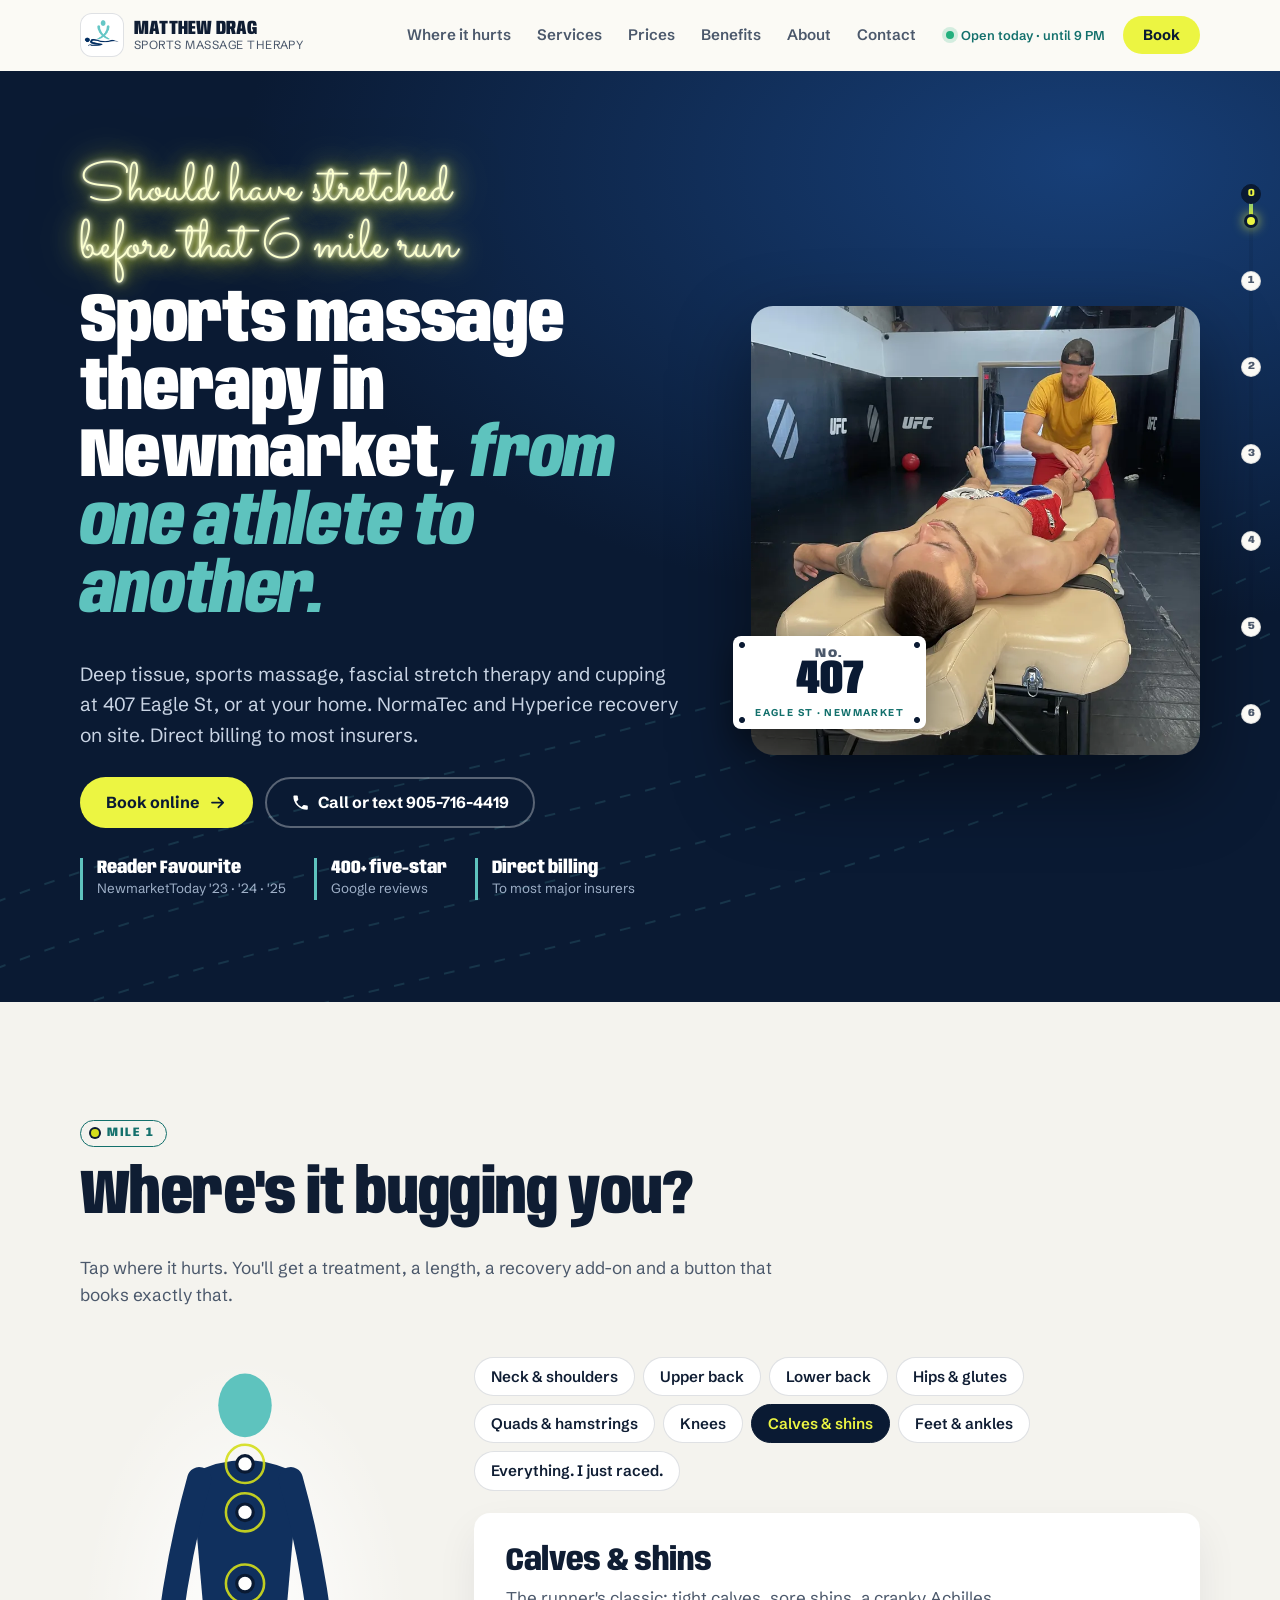
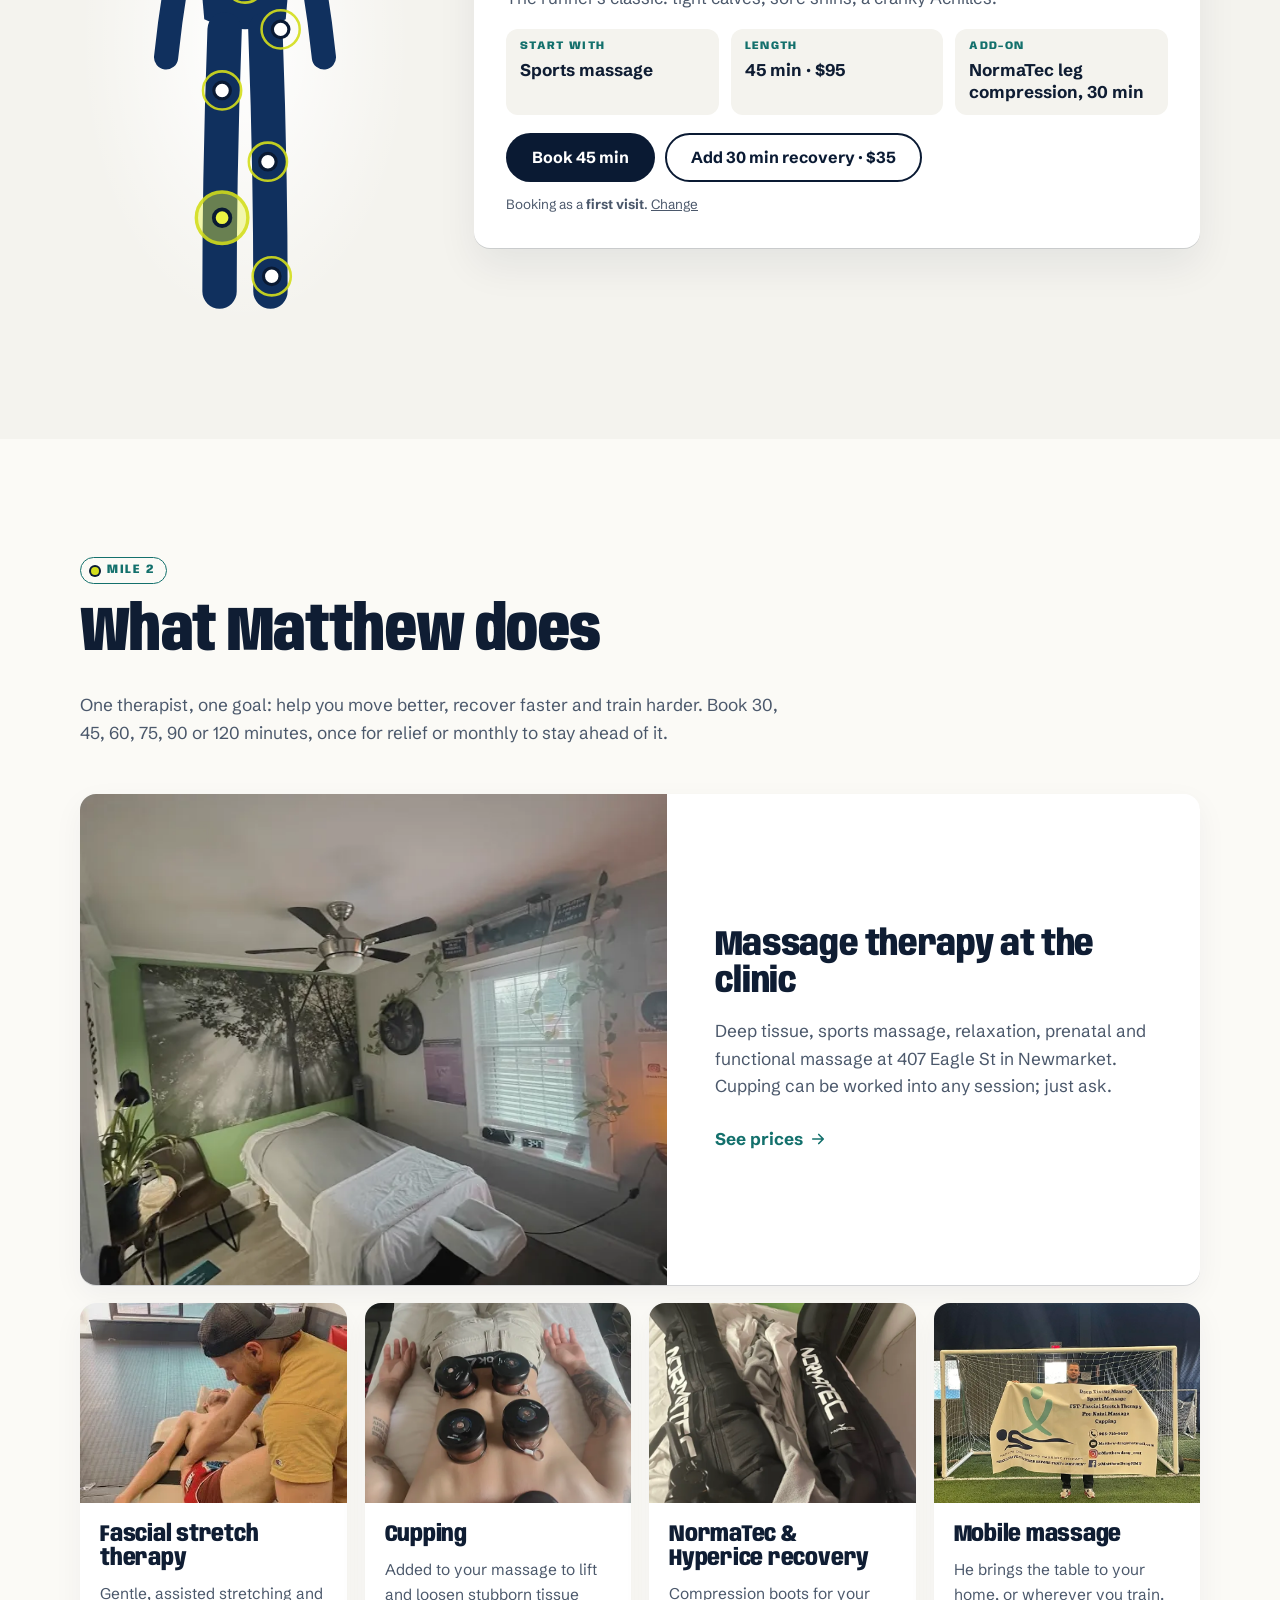
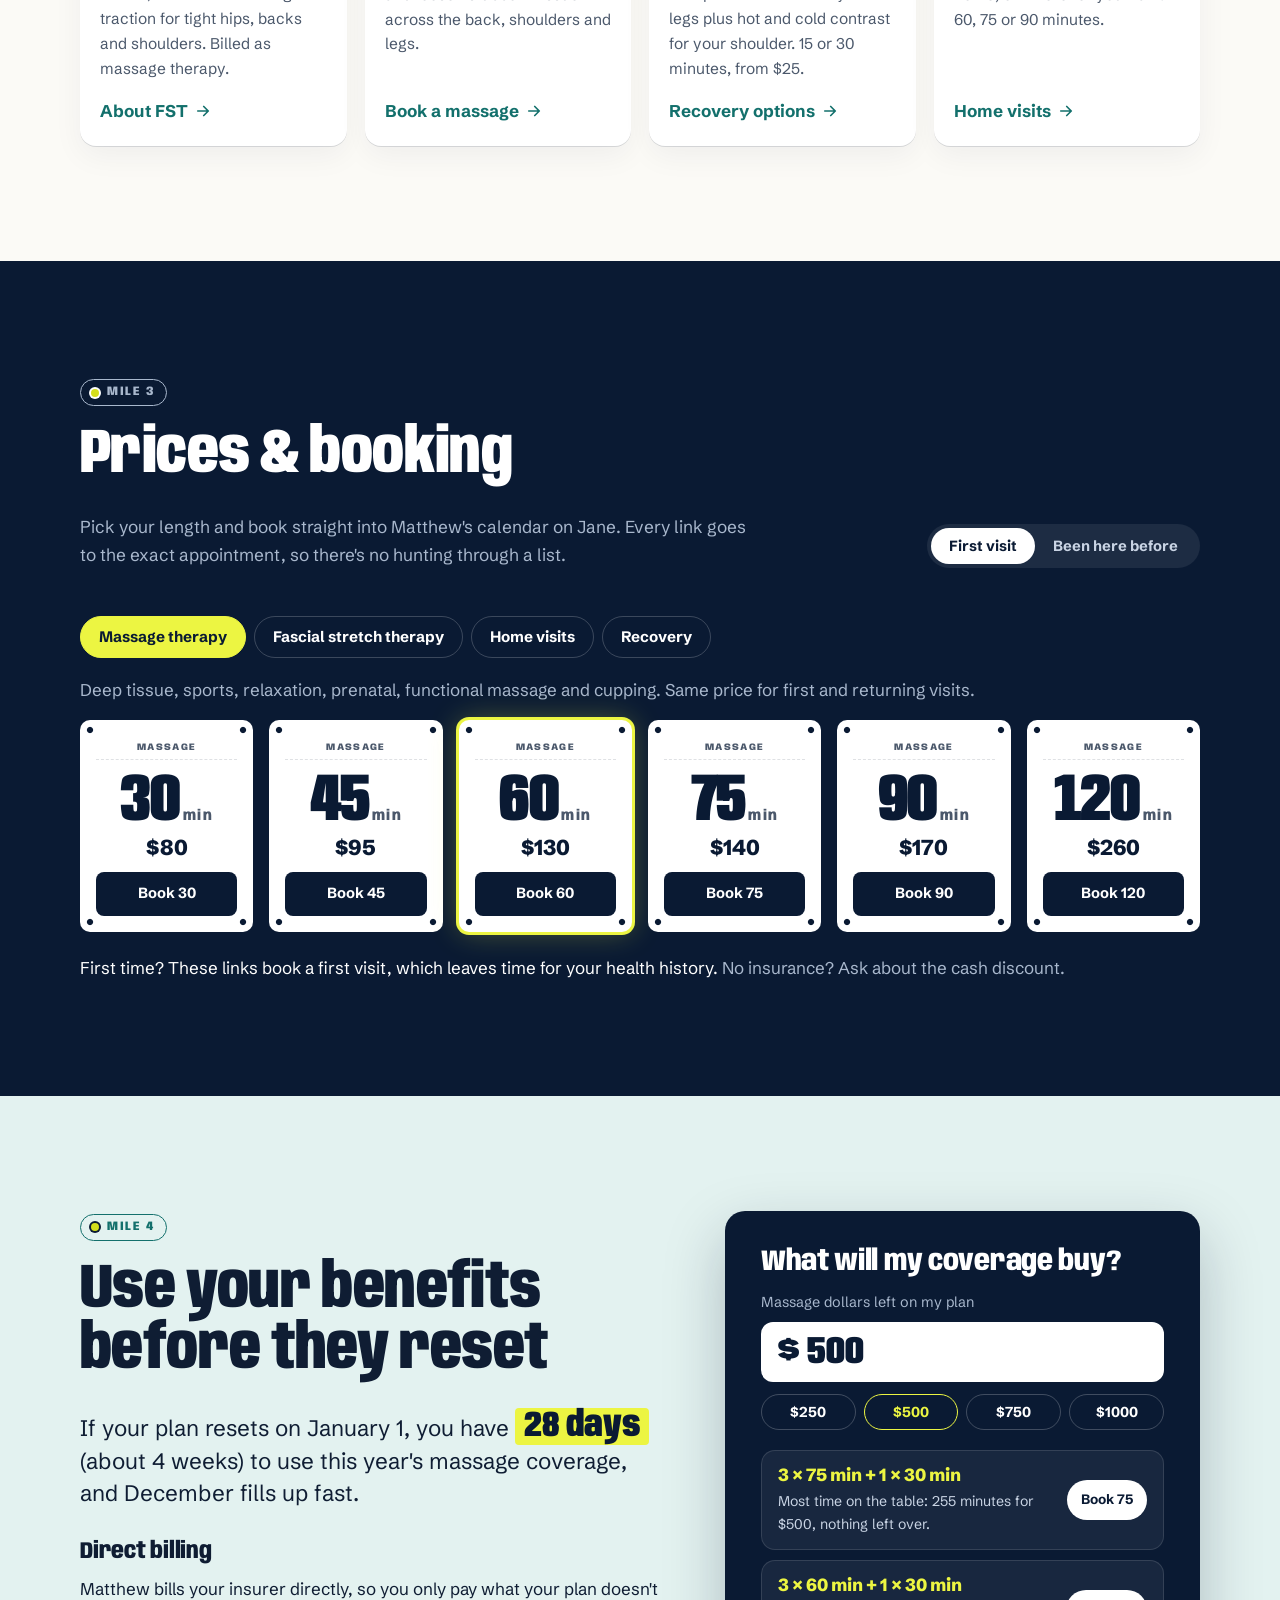
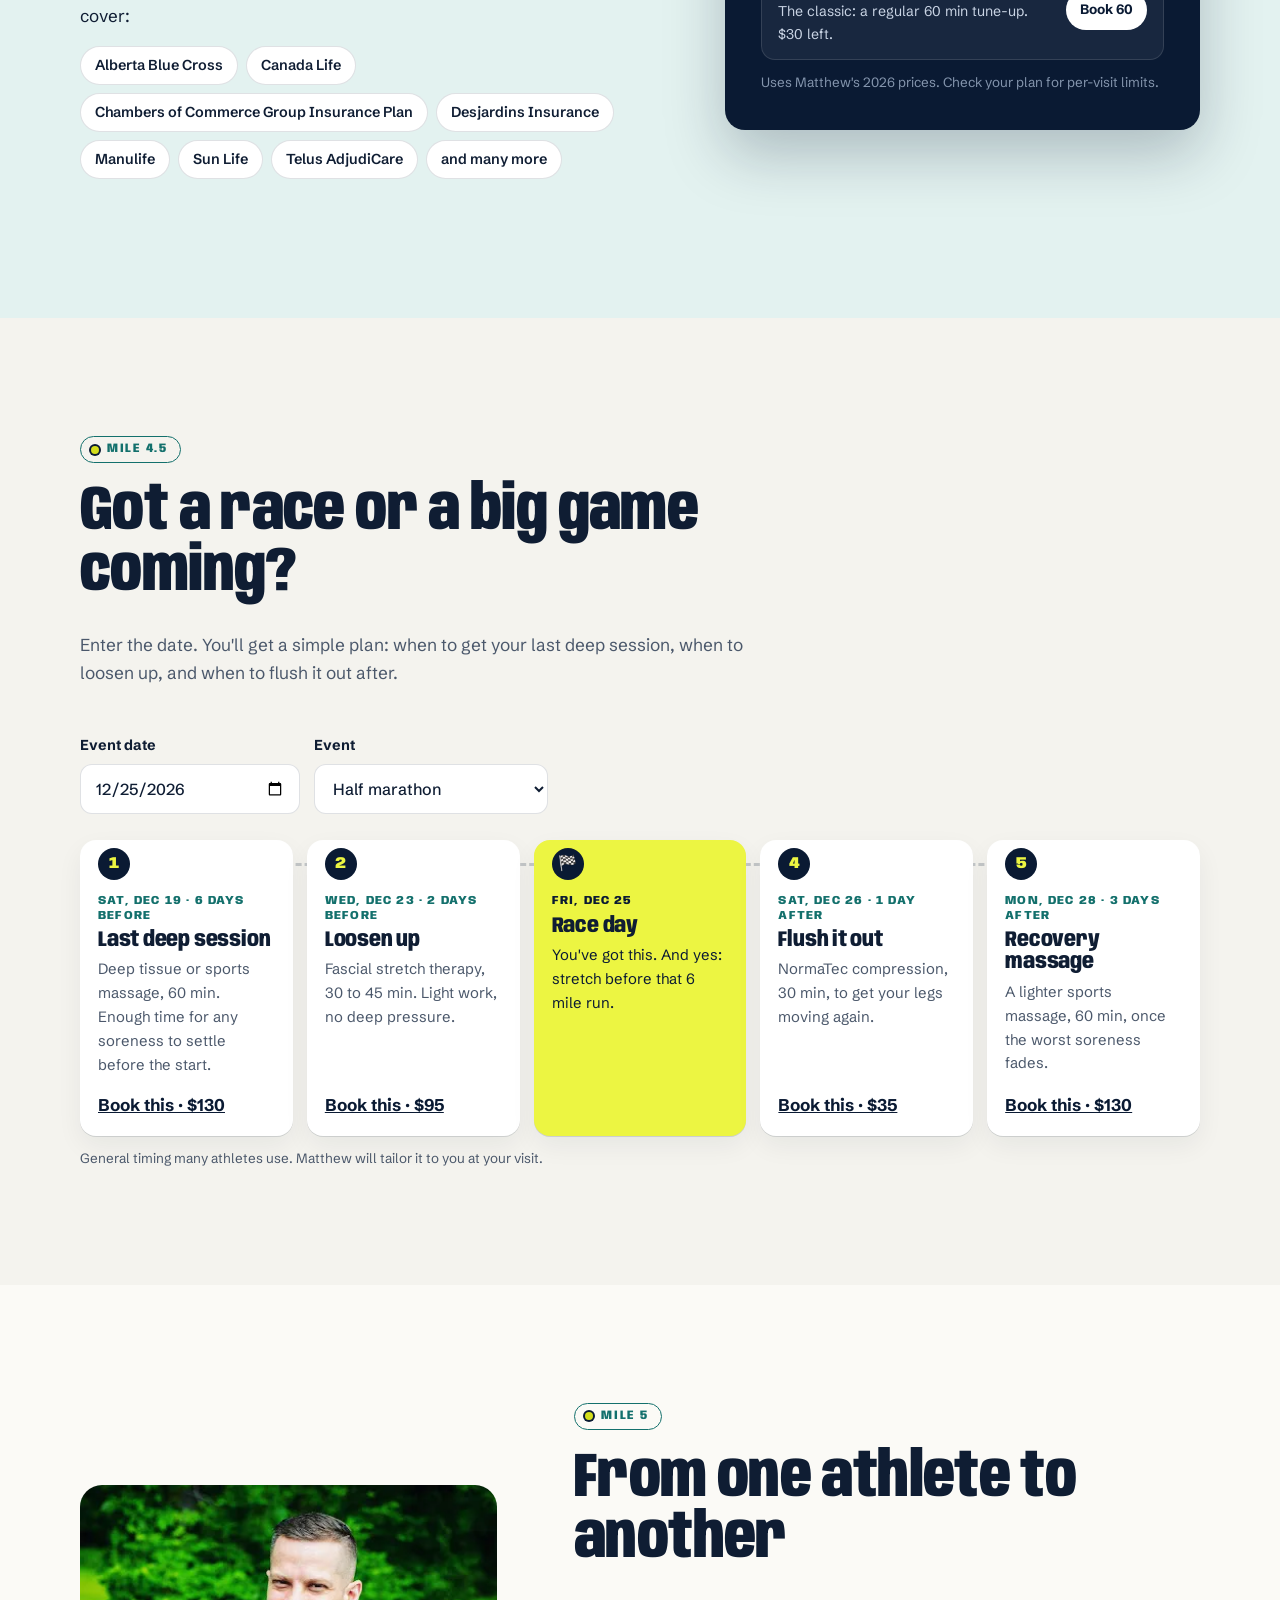
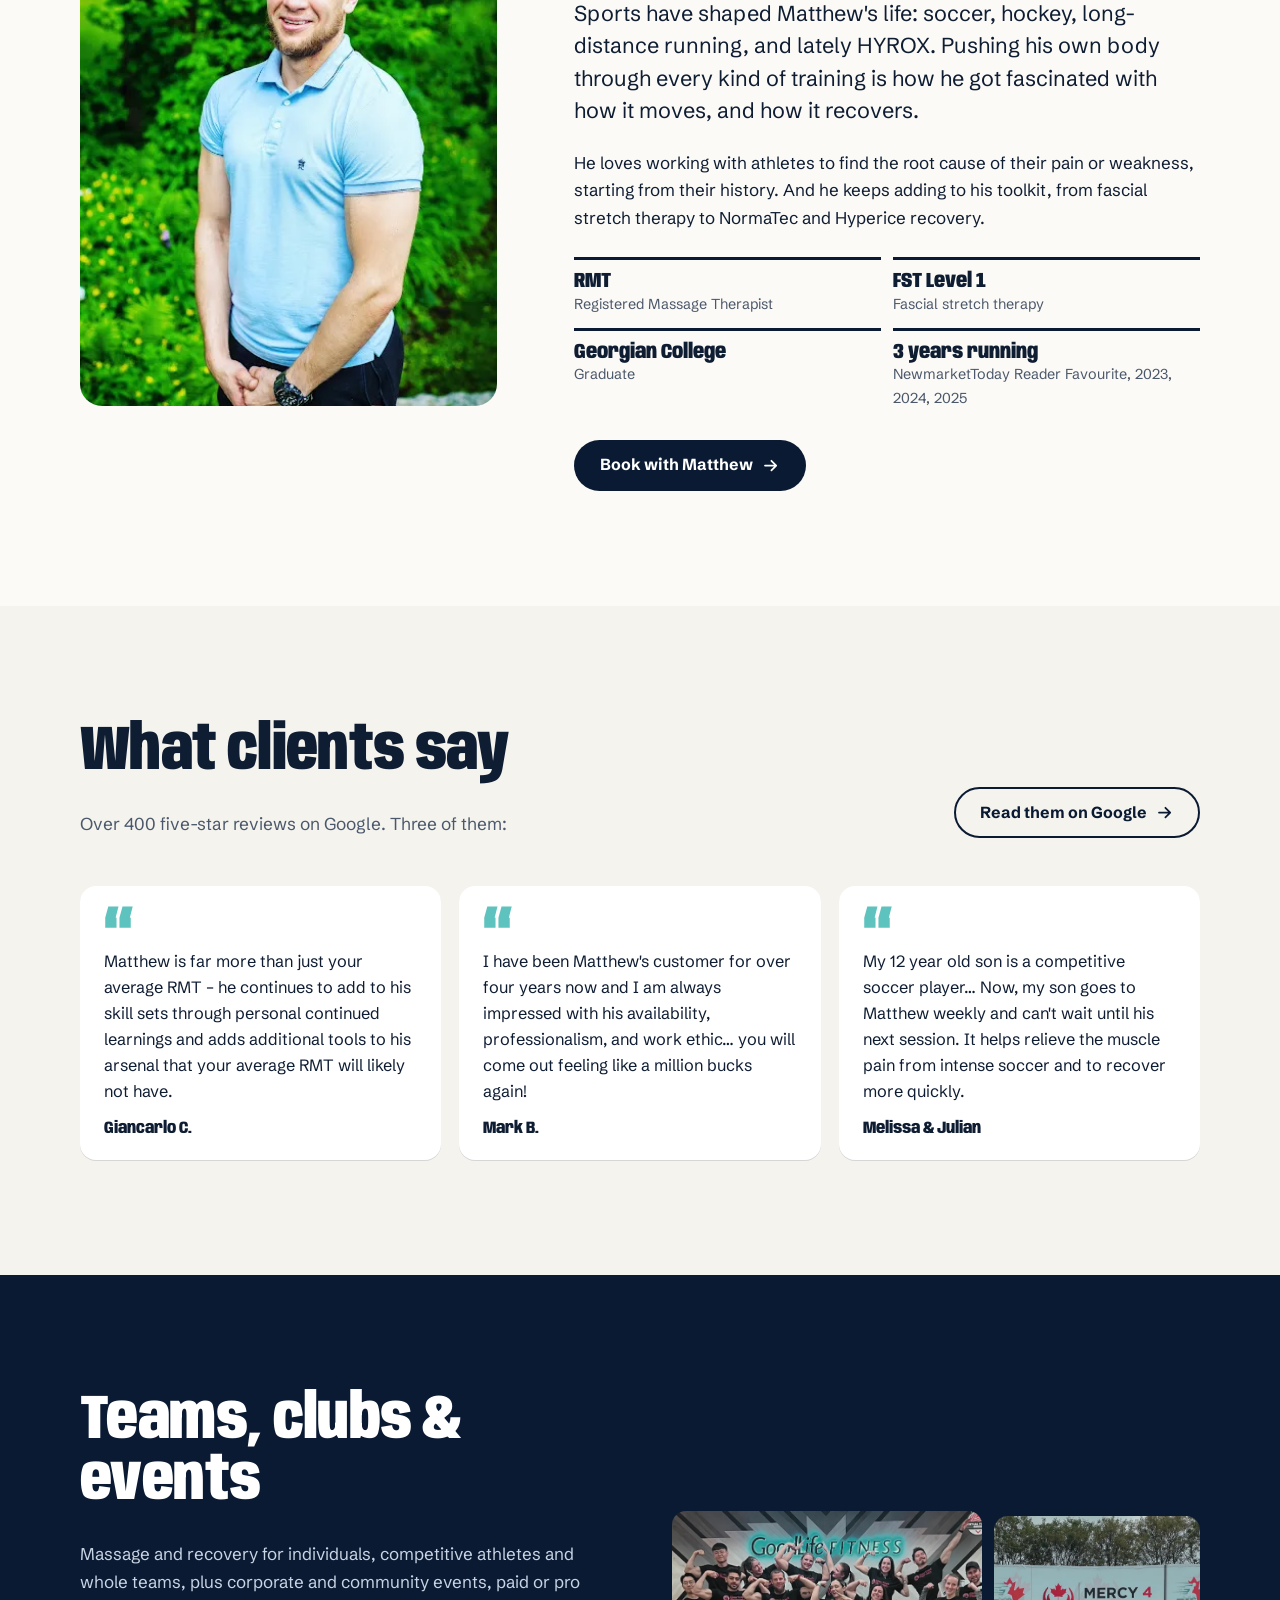
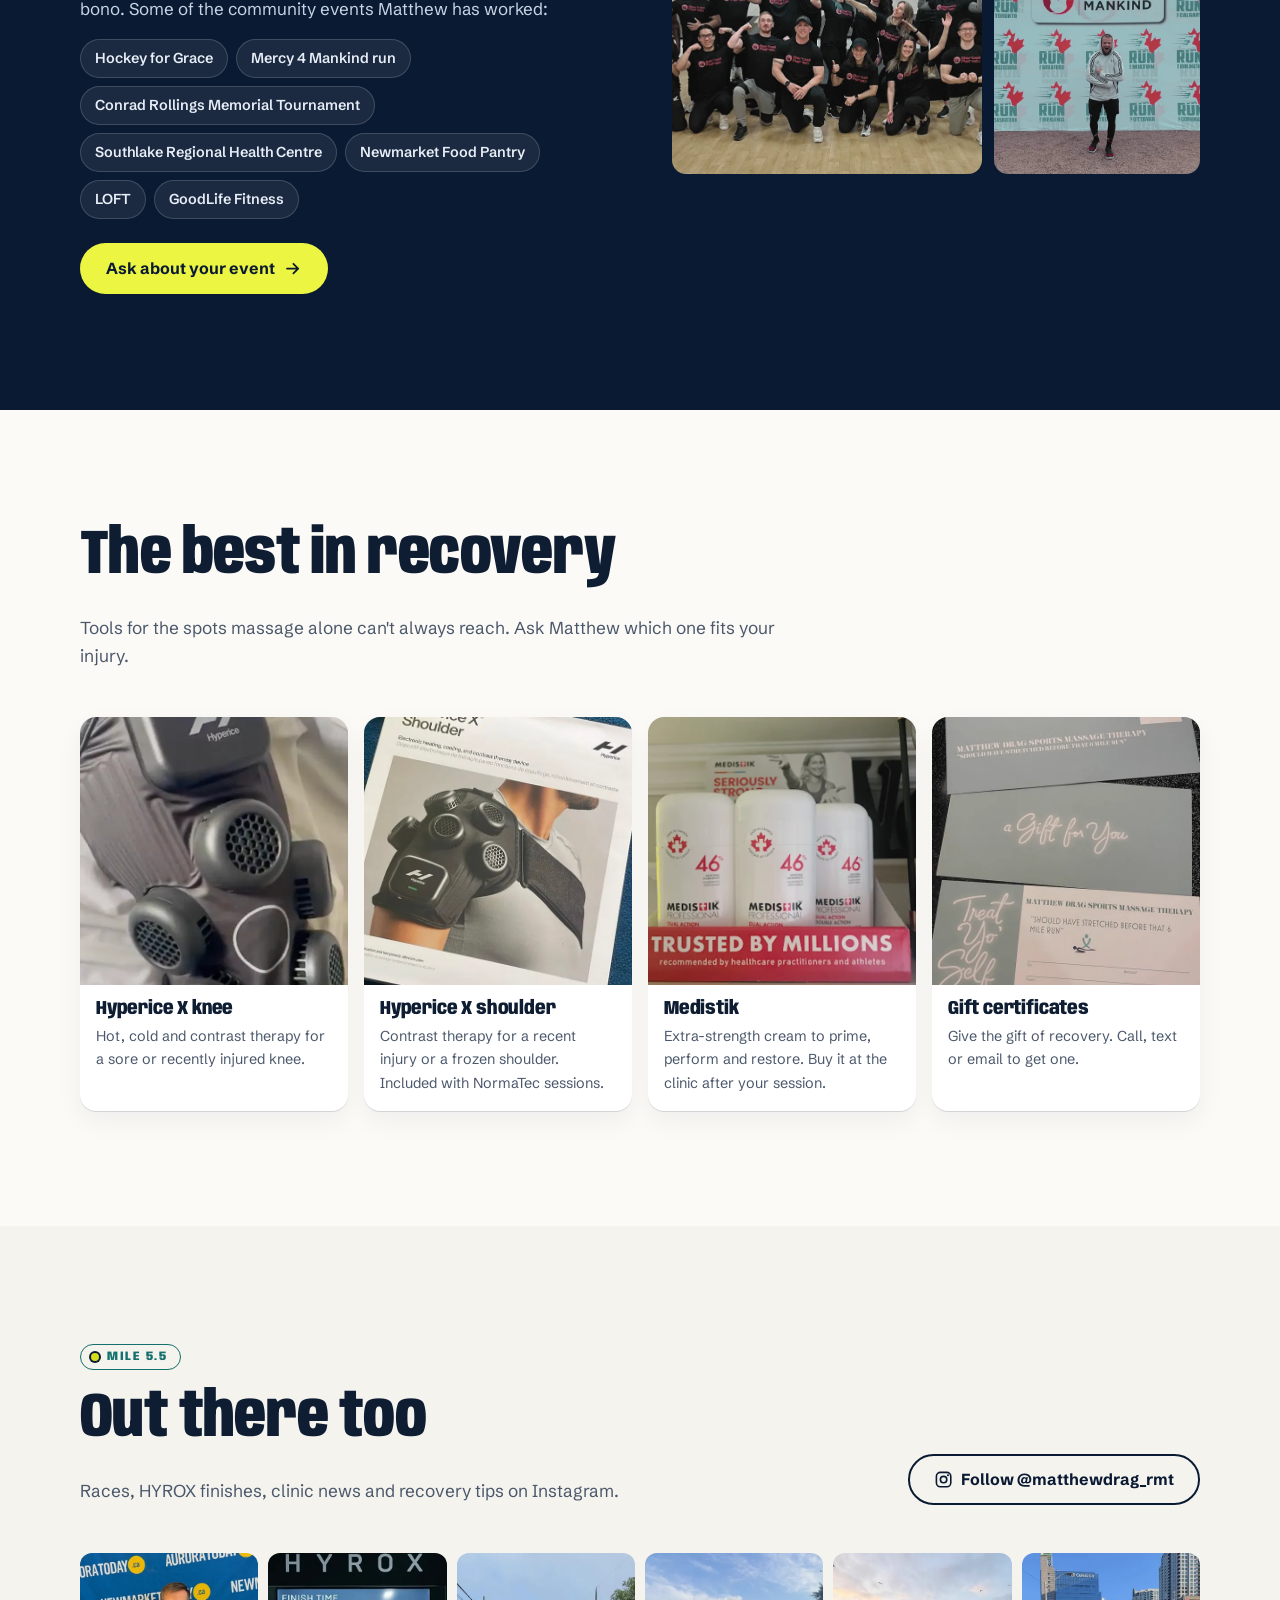
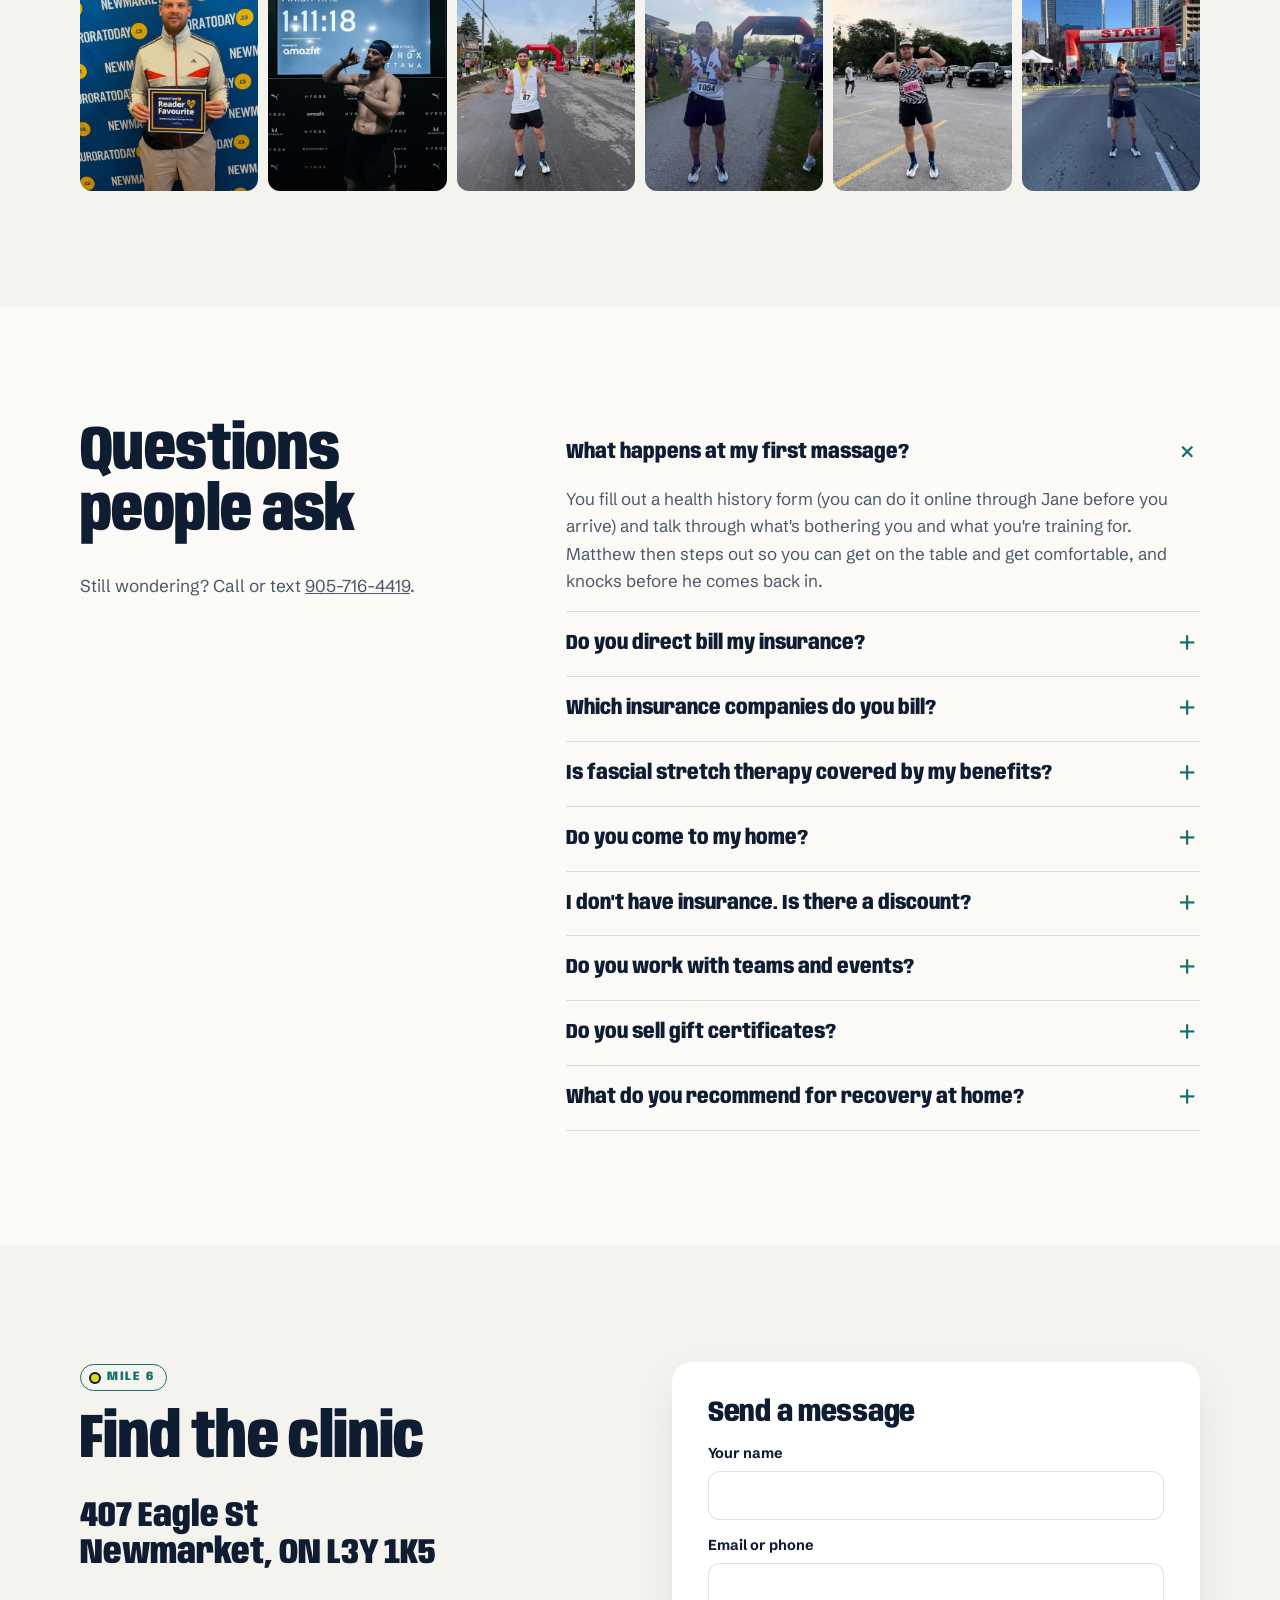
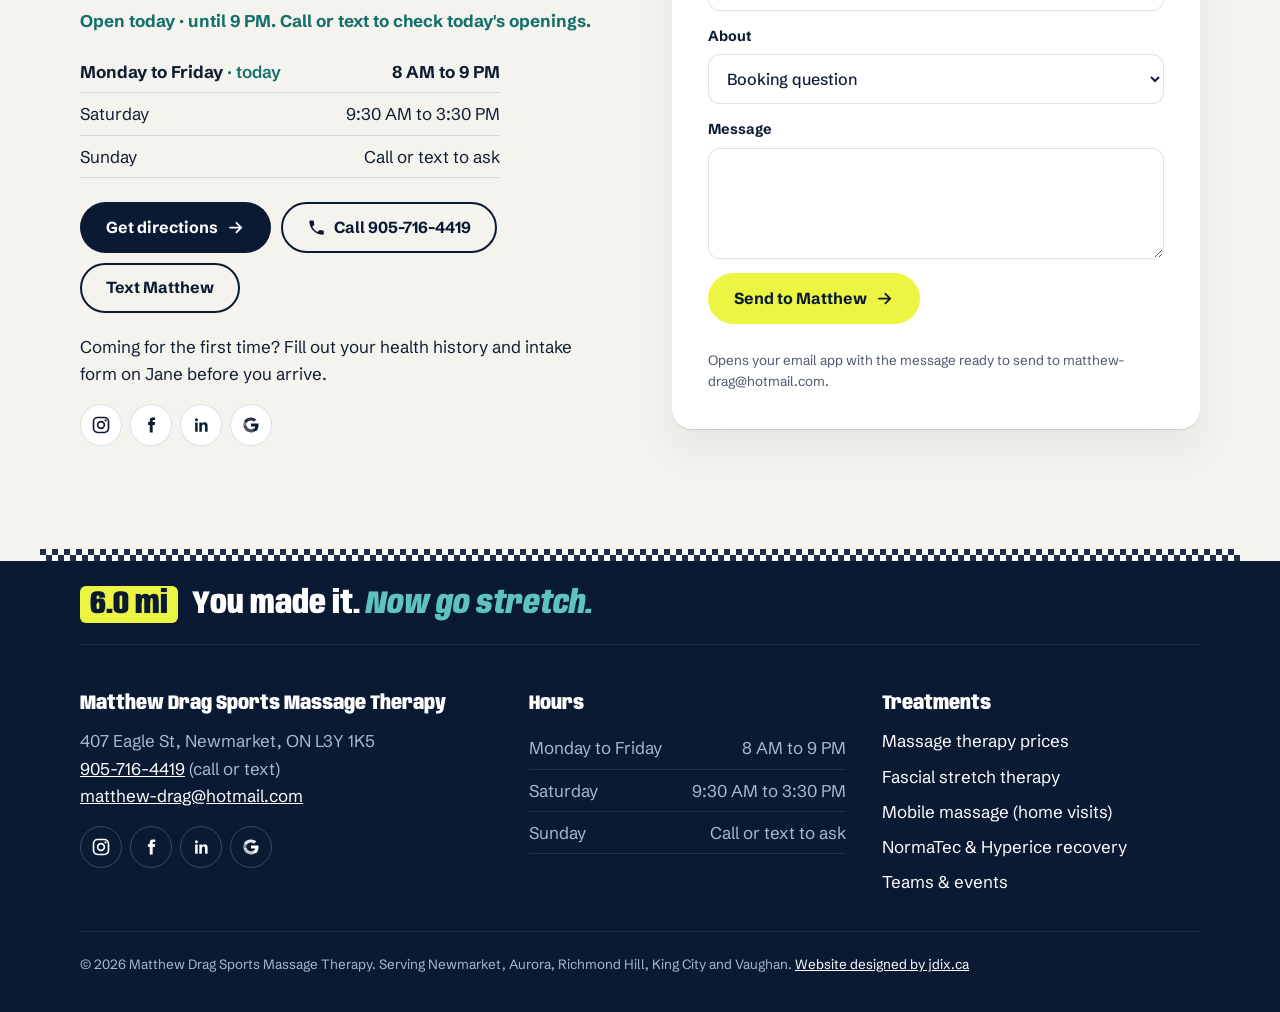
<file: index.html>
<!doctype html>
<html lang="en-CA">
<head>
<meta charset="utf-8">
<meta name="viewport" content="width=device-width, initial-scale=1">
<title>Matthew Drag RMT | Sports Massage Therapy in Newmarket, ON</title>
<meta name="description" content="Sports, deep tissue and fascial stretch massage at 407 Eagle St, Newmarket, or at home. Reader Favourite 2023–25. Direct billing. Book online.">
<link rel="canonical" href="https://jdix22.github.io/matthew-drag-rmt/">
<meta name="theme-color" content="#0a1a33">
<meta name="robots" content="noindex">
<meta property="og:type" content="website">
<meta property="og:site_name" content="Matthew Drag Sports Massage Therapy">
<meta property="og:title" content="Matthew Drag RMT | Sports massage in Newmarket">
<meta property="og:description" content="From one athlete to another: sports massage, fascial stretch and NormaTec recovery in Newmarket. Book online.">
<meta property="og:image" content="https://jdix22.github.io/matthew-drag-rmt/assets/og.png">
<meta property="og:image:width" content="1200">
<meta property="og:image:height" content="630">
<meta property="og:image:alt" content="Matthew Drag Sports Massage Therapy, Newmarket. Should have stretched before that 6 mile run.">
<meta property="og:url" content="https://jdix22.github.io/matthew-drag-rmt/">
<meta property="og:locale" content="en_CA">
<meta name="twitter:card" content="summary_large_image">
<link rel="icon" href="favicon.svg" type="image/svg+xml">
<link rel="apple-touch-icon" href="apple-touch-icon.png">
<link rel="preconnect" href="https://fonts.googleapis.com">
<link rel="preconnect" href="https://fonts.gstatic.com" crossorigin>
<link href="https://fonts.googleapis.com/css2?family=Anybody:ital,wdth,wght@0,62..112,400..900;1,62..112,700..900&family=Sacramento&family=Schibsted+Grotesk:ital,wght@0,400..700;1,400&display=swap" rel="stylesheet">
<link rel="stylesheet" href="assets/css/site.css?v=3">
<script type="application/ld+json">{"@context":"https://schema.org","@type":["MedicalBusiness","HealthAndBeautyBusiness"],"@id":"https://jdix22.github.io/matthew-drag-rmt/#business","name":"Matthew Drag Sports Massage Therapy","alternateName":"Matthew Drag, RMT","slogan":"Should have stretched before that 6 mile run","description":"Registered massage therapy in Newmarket, Ontario: sports and deep tissue massage, fascial stretch therapy, cupping, prenatal and relaxation massage, home visits, NormaTec compression and Hyperice recovery. Direct billing to most insurers.","url":"https://jdix22.github.io/matthew-drag-rmt/","image":"https://jdix22.github.io/matthew-drag-rmt/assets/img/sports-massage-athlete.webp","logo":"https://jdix22.github.io/matthew-drag-rmt/assets/img/logo-mark.png","telephone":"+19057164419","email":"matthew-drag@hotmail.com","priceRange":"$25–$260","currenciesAccepted":"CAD","address":{"@type":"PostalAddress","streetAddress":"407 Eagle St","addressLocality":"Newmarket","addressRegion":"ON","postalCode":"L3Y 1K5","addressCountry":"CA"},"geo":{"@type":"GeoCoordinates","latitude":44.0496904,"longitude":-79.4597685},"hasMap":"https://www.google.com/maps/place/Matthew+Drag+Sports+Massage+Therapy/@44.0496904,-79.4597685,16z/data=!3m1!4b1!4m6!3m5!1s0x882ad3ec379250ff:0x73b99aeb7281edcd!8m2!3d44.0496904!4d-79.4597685!16s%2Fg%2F11p5f_sc5_","areaServed":[{"@type":"City","name":"Newmarket, Ontario"},{"@type":"City","name":"Aurora, Ontario"},{"@type":"City","name":"Richmond Hill, Ontario"},{"@type":"City","name":"King City, Ontario"},{"@type":"City","name":"Vaughan, Ontario"}],"openingHoursSpecification":[{"@type":"OpeningHoursSpecification","dayOfWeek":["Monday","Tuesday","Wednesday","Thursday","Friday"],"opens":"08:00","closes":"21:00"},{"@type":"OpeningHoursSpecification","dayOfWeek":["Saturday"],"opens":"09:30","closes":"15:30"}],"award":["NewmarketToday Reader Favourite 2023","NewmarketToday Reader Favourite 2024","NewmarketToday Reader Favourite 2025, Massage Therapy"],"sameAs":["https://www.instagram.com/matthewdrag_rmt/","https://www.facebook.com/MatthewDragRMT/","https://www.linkedin.com/in/matthew-drag-49b091107/","https://www.google.com/maps/place/Matthew+Drag+Sports+Massage+Therapy/@44.0496904,-79.4597685,16z/data=!3m1!4b1!4m6!3m5!1s0x882ad3ec379250ff:0x73b99aeb7281edcd!8m2!3d44.0496904!4d-79.4597685!16s%2Fg%2F11p5f_sc5_"],"founder":{"@type":"Person","name":"Matthew Drag","jobTitle":"Registered Massage Therapist","sameAs":["https://www.instagram.com/matthewdrag_rmt/","https://www.linkedin.com/in/matthew-drag-49b091107/"]},"potentialAction":{"@type":"ReserveAction","target":"https://matthewdragmassagetherapy.janeapp.com/#/staff_member/1","name":"Book online"},"hasOfferCatalog":{"@type":"OfferCatalog","name":"Treatments","itemListElement":[{"@type":"Offer","price":80,"priceCurrency":"CAD","itemOffered":{"@type":"Service","name":"Massage therapy, 30 minutes"}},{"@type":"Offer","price":95,"priceCurrency":"CAD","itemOffered":{"@type":"Service","name":"Massage therapy, 45 minutes"}},{"@type":"Offer","price":130,"priceCurrency":"CAD","itemOffered":{"@type":"Service","name":"Massage therapy, 60 minutes"}},{"@type":"Offer","price":140,"priceCurrency":"CAD","itemOffered":{"@type":"Service","name":"Massage therapy, 75 minutes"}},{"@type":"Offer","price":170,"priceCurrency":"CAD","itemOffered":{"@type":"Service","name":"Massage therapy, 90 minutes"}},{"@type":"Offer","price":260,"priceCurrency":"CAD","itemOffered":{"@type":"Service","name":"Massage therapy, 120 minutes"}},{"@type":"Offer","price":80,"priceCurrency":"CAD","itemOffered":{"@type":"Service","name":"Fascial stretch therapy, 30 minutes"}},{"@type":"Offer","price":95,"priceCurrency":"CAD","itemOffered":{"@type":"Service","name":"Fascial stretch therapy, 45 minutes"}},{"@type":"Offer","price":130,"priceCurrency":"CAD","itemOffered":{"@type":"Service","name":"Fascial stretch therapy, 60 minutes"}},{"@type":"Offer","price":135,"priceCurrency":"CAD","itemOffered":{"@type":"Service","name":"Home visits, 60 minutes"}},{"@type":"Offer","price":150,"priceCurrency":"CAD","itemOffered":{"@type":"Service","name":"Home visits, 75 minutes"}},{"@type":"Offer","price":180,"priceCurrency":"CAD","itemOffered":{"@type":"Service","name":"Home visits, 90 minutes"}},{"@type":"Offer","price":25,"priceCurrency":"CAD","itemOffered":{"@type":"Service","name":"Recovery, 15 minutes"}},{"@type":"Offer","price":35,"priceCurrency":"CAD","itemOffered":{"@type":"Service","name":"Recovery, 30 minutes"}}]}}</script>
<script type="application/ld+json">{"@context":"https://schema.org","@type":"FAQPage","mainEntity":[{"@type":"Question","name":"What happens at my first massage?","acceptedAnswer":{"@type":"Answer","text":"You fill out a health history form (you can do it online through Jane before you arrive) and talk through what's bothering you and what you're training for. Matthew then steps out so you can get on the table and get comfortable, and knocks before he comes back in."}},{"@type":"Question","name":"Do you direct bill my insurance?","acceptedAnswer":{"@type":"Answer","text":"Yes. Matthew direct bills most major insurers, so you only pay the part your plan doesn't cover. If a claim can't go through, you get an official receipt to submit yourself. Coverage depends on your own plan."}},{"@type":"Question","name":"Which insurance companies do you bill?","acceptedAnswer":{"@type":"Answer","text":"Alberta Blue Cross, Canada Life, Chambers of Commerce Group Insurance Plan, Desjardins Insurance, Manulife, Sun Life, Telus AdjudiCare, and many more. Not sure about yours? Call or text 905-716-4419 and ask."}},{"@type":"Question","name":"Is fascial stretch therapy covered by my benefits?","acceptedAnswer":{"@type":"Answer","text":"Fascial stretch therapy (FST) is billed as massage therapy, so it uses your RMT coverage the same way a massage does."}},{"@type":"Question","name":"Do you come to my home?","acceptedAnswer":{"@type":"Answer","text":"Yes. Home visits are 60, 75 or 90 minutes, from $135. Matthew brings the table, to your home or wherever you train. The price varies with the distance."}},{"@type":"Question","name":"I don't have insurance. Is there a discount?","acceptedAnswer":{"@type":"Answer","text":"Yes. Clients without health insurance can ask about a cash discount on 30, 45, 60, 75, 90 and 120 minute treatments."}},{"@type":"Question","name":"Do you work with teams and events?","acceptedAnswer":{"@type":"Answer","text":"Yes, individuals, competitive athletes and sports teams, plus corporate and community events, paid or pro bono. Send the date and location through the contact form below."}},{"@type":"Question","name":"Do you sell gift certificates?","acceptedAnswer":{"@type":"Answer","text":"Yes. Ask about gift certificates by call, text or email. They make a good \"treat yo' self\" for the runner in your life."}},{"@type":"Question","name":"What do you recommend for recovery at home?","acceptedAnswer":{"@type":"Answer","text":"Medistik extra-strength cream: loosen tight muscles before activity, then soothe sore muscles and joints after. It's available to buy at the clinic after your session."}}]}</script>
</head>
<body>
<a class="skip" href="#main">Skip to content</a>
<header class="site-header" data-header>
  <div class="wrap header-in">
    <a class="brand" href="./" aria-label="Matthew Drag Sports Massage Therapy, home">
      <span class="brand-chip"><img src="assets/img/logo-mark.png" alt="" width="40" height="40"></span>
      <span class="brand-words"><b>Matthew Drag</b><small>Sports Massage Therapy</small></span>
    </a>
    <nav class="nav" aria-label="Main"><ul><li><a href="#body-map">Where it hurts</a></li><li><a href="#services">Services</a></li><li><a href="#prices">Prices</a></li><li><a href="#benefits">Benefits</a></li><li><a href="#about">About</a></li><li><a href="#contact">Contact</a></li></ul></nav>
    <span class="open-chip" data-open-chip hidden></span>
    <a class="btn btn-neon btn-sm header-book" href="https://matthewdragmassagetherapy.janeapp.com/#/staff_member/1" data-book-staff target="_blank" rel="noopener">Book</a>
    <button class="menu-btn" type="button" aria-expanded="false" aria-controls="drawer" data-menu><span></span><span></span><span class="sr">Menu</span></button>
  </div>
  <div class="mile-bar" aria-hidden="true"><i data-mile-fill></i><span data-mile-label>0.0 mi</span></div>
</header>
<div class="drawer" id="drawer" data-drawer hidden>
  <ul><li><a href="#body-map">Where it hurts</a></li><li><a href="#services">Services</a></li><li><a href="#prices">Prices</a></li><li><a href="#benefits">Benefits</a></li><li><a href="#about">About</a></li><li><a href="#contact">Contact</a></li></ul>
  <a class="btn btn-neon" href="https://matthewdragmassagetherapy.janeapp.com/#/staff_member/1" target="_blank" rel="noopener">Book online</a>
  <a class="btn btn-ghost-light" href="tel:+19057164419"><svg viewBox="0 0 24 24" aria-hidden="true"><path d="M6.6 10.8a15 15 0 0 0 6.6 6.6l2.2-2.2c.3-.3.7-.4 1-.2 1.1.4 2.3.6 3.6.6.6 0 1 .4 1 1V20c0 .6-.4 1-1 1A17 17 0 0 1 3 4c0-.6.4-1 1-1h3.5c.6 0 1 .4 1 1 0 1.3.2 2.5.6 3.6.1.3 0 .7-.2 1z" fill="currentColor"/></svg> Call or text 905-716-4419</a>
</div>
<aside class="mile-rail" aria-hidden="true" data-mile-rail>
  <div class="rail-track"><i class="rail-fill" data-rail-fill></i><i class="rail-runner" data-rail-runner></i></div>
  <ol><li style="--m:0"><span>0</span></li><li style="--m:1"><span>1</span></li><li style="--m:2"><span>2</span></li><li style="--m:3"><span>3</span></li><li style="--m:4"><span>4</span></li><li style="--m:5"><span>5</span></li><li style="--m:6"><span>6</span></li></ol>
</aside>
<main id="main">

<section class="hero" data-mile="0" aria-labelledby="hero-h">
  <svg class="lanes" viewBox="0 0 1200 700" preserveAspectRatio="none" aria-hidden="true">
    <path d="M-50 640 C 300 520, 700 520, 1250 300"/><path d="M-50 690 C 300 570, 700 570, 1250 350"/>
    <path d="M-50 740 C 300 620, 700 620, 1250 400"/><path d="M-50 790 C 300 670, 700 670, 1250 450"/>
  </svg>
  <div class="wrap hero-grid">
    <div class="hero-copy">
      <p class="neon" aria-label="Should have stretched before that 6 mile run"><span class="neon-a">Should have stretched</span> <span class="neon-b">before that 6 mile run</span></p>
      <h1 id="hero-h">Sports massage therapy in Newmarket, <em>from one athlete to another.</em></h1>
      <p class="lede">Deep tissue, sports massage, fascial stretch therapy and cupping at 407 Eagle St, or at your home. NormaTec and Hyperice recovery on site. Direct billing to most insurers.</p>
      <div class="hero-cta">
        <a class="btn btn-neon" href="https://matthewdragmassagetherapy.janeapp.com/#/staff_member/1" target="_blank" rel="noopener" data-book-staff>Book online <svg viewBox="0 0 24 24" aria-hidden="true"><path d="M5 12h13M13 6l6 6-6 6" fill="none" stroke="currentColor" stroke-width="2.2" stroke-linecap="round" stroke-linejoin="round"/></svg></a>
        <a class="btn btn-ghost-light" href="tel:+19057164419"><svg viewBox="0 0 24 24" aria-hidden="true"><path d="M6.6 10.8a15 15 0 0 0 6.6 6.6l2.2-2.2c.3-.3.7-.4 1-.2 1.1.4 2.3.6 3.6.6.6 0 1 .4 1 1V20c0 .6-.4 1-1 1A17 17 0 0 1 3 4c0-.6.4-1 1-1h3.5c.6 0 1 .4 1 1 0 1.3.2 2.5.6 3.6.1.3 0 .7-.2 1z" fill="currentColor"/></svg> Call or text 905-716-4419</a>
      </div>
      <ul class="proof">
        <li><b>Reader Favourite</b><span>NewmarketToday '23 · '24 · '25</span></li>
        <li><a href="https://www.google.com/maps/place/Matthew+Drag+Sports+Massage+Therapy/@44.0496904,-79.4597685,16z/data=!4m8!3m7!1s0x882ad3ec379250ff:0x73b99aeb7281edcd!8m2!3d44.0496904!4d-79.4597685!9m1!1b1!16s%2Fg%2F11p5f_sc5_" target="_blank" rel="noopener"><b>400+ five-star</b><span>Google reviews</span></a></li>
        <li><b>Direct billing</b><span>To most major insurers</span></li>
      </ul>
    </div>
    <figure class="hero-photo">
      <img src="assets/img/sports-massage-athlete.webp" width="800" height="800" alt="Matthew Drag working on a fighter's leg on a massage table in a gym" fetchpriority="high">
      <figcaption class="bib-tag" aria-hidden="true"><span>No.</span>407<small>Eagle St · Newmarket</small></figcaption>
    </figure>
  </div>
</section>

<section class="section body-map" id="body-map" data-mile="1" aria-labelledby="map-h">
  <div class="wrap">
    <header class="sec-head">
      <p class="mile-tag">Mile 1</p>
      <h2 id="map-h">Where's it bugging you?</h2>
      <p>Tap where it hurts. You'll get a treatment, a length, a recovery add-on and a button that books exactly that.</p>
    </header>
    <div class="map-grid">
      <div class="figure-wrap">
        <svg class="figure" viewBox="0 0 200 440" role="img" aria-label="Body outline with tappable areas">
          <g class="fig-body">
            <ellipse cx="100" cy="38" rx="21" ry="25" class="fig-head"/>
            <path d="M58 92 Q100 70 142 92 L132 206 Q100 222 68 206 Z"/>
            <path d="M64 96 Q46 160 38 236" class="fig-limb"/><path d="M136 96 Q154 160 162 236" class="fig-limb"/>
            <path d="M84 214 Q80 320 80 420" class="fig-leg"/><path d="M116 214 Q120 320 120 420" class="fig-leg"/>
          </g>
          <g class="spot" aria-hidden="true" data-spot="neck" transform="translate(100 84)"><circle r="15" class="spot-halo"/><circle r="6.5" class="spot-dot"/></g><g class="spot" aria-hidden="true" data-spot="upper" transform="translate(100 122)"><circle r="15" class="spot-halo"/><circle r="6.5" class="spot-dot"/></g><g class="spot" aria-hidden="true" data-spot="lower" transform="translate(100 178)"><circle r="15" class="spot-halo"/><circle r="6.5" class="spot-dot"/></g><g class="spot" aria-hidden="true" data-spot="hips" transform="translate(128 214)"><circle r="15" class="spot-halo"/><circle r="6.5" class="spot-dot"/></g><g class="spot" aria-hidden="true" data-spot="thighs" transform="translate(82 262)"><circle r="15" class="spot-halo"/><circle r="6.5" class="spot-dot"/></g><g class="spot" aria-hidden="true" data-spot="knees" transform="translate(118 318)"><circle r="15" class="spot-halo"/><circle r="6.5" class="spot-dot"/></g><g class="spot" aria-hidden="true" data-spot="calves" transform="translate(82 362)"><circle r="15" class="spot-halo"/><circle r="6.5" class="spot-dot"/></g><g class="spot" aria-hidden="true" data-spot="feet" transform="translate(121 408)"><circle r="15" class="spot-halo"/><circle r="6.5" class="spot-dot"/></g>
        </svg>
      </div>
      <div class="map-side">
        <ul class="zone-list" role="list">
          <li><button type="button" data-zone="neck" aria-pressed="false">Neck & shoulders</button></li><li><button type="button" data-zone="upper" aria-pressed="false">Upper back</button></li><li><button type="button" data-zone="lower" aria-pressed="false">Lower back</button></li><li><button type="button" data-zone="hips" aria-pressed="false">Hips & glutes</button></li><li><button type="button" data-zone="thighs" aria-pressed="false">Quads & hamstrings</button></li><li><button type="button" data-zone="knees" aria-pressed="false">Knees</button></li><li><button type="button" data-zone="calves" aria-pressed="false">Calves & shins</button></li><li><button type="button" data-zone="feet" aria-pressed="false">Feet & ankles</button></li>
          <li><button type="button" data-zone="race" aria-pressed="false">Everything. I just raced.</button></li>
        </ul>
        <div class="zone-card" data-zone-card aria-live="polite">
          <p class="zone-empty">Pick a spot on the body or from the list.</p>
        </div>
      </div>
    </div>
  </div>
</section>

<section class="section services" id="services" data-mile="2" aria-labelledby="svc-h">
  <div class="wrap">
    <header class="sec-head">
      <p class="mile-tag">Mile 2</p>
      <h2 id="svc-h">What Matthew does</h2>
      <p>One therapist, one goal: help you move better, recover faster and train harder. Book 30, 45, 60, 75, 90 or 120 minutes, once for relief or monthly to stay ahead of it.</p>
    </header>
    <div class="svc-grid">
      <article class="svc svc-wide">
        <img src="assets/img/clinic-treatment-room.webp" width="686" height="574" alt="Treatment room at 407 Eagle Street with a massage table, plants and a forest mural" loading="lazy">
        <div><h3>Massage therapy at the clinic</h3>
        <p>Deep tissue, sports massage, relaxation, prenatal and functional massage at 407 Eagle St in Newmarket. Cupping can be worked into any session; just ask.</p>
        <a class="more" href="#prices">See prices <svg viewBox="0 0 24 24" aria-hidden="true"><path d="M5 12h13M13 6l6 6-6 6" fill="none" stroke="currentColor" stroke-width="2.2" stroke-linecap="round" stroke-linejoin="round"/></svg></a></div>
      </article>
      <article class="svc">
        <img src="assets/img/fascial-stretch-therapy.webp" width="382" height="510" alt="Matthew stretching a client's hip and leg on the table during fascial stretch therapy" loading="lazy">
        <div><h3>Fascial stretch therapy</h3>
        <p>Gentle, assisted stretching and traction for tight hips, backs and shoulders. Billed as massage therapy.</p>
        <a class="more" href="fascial-stretch-therapy/">About FST <svg viewBox="0 0 24 24" aria-hidden="true"><path d="M5 12h13M13 6l6 6-6 6" fill="none" stroke="currentColor" stroke-width="2.2" stroke-linecap="round" stroke-linejoin="round"/></svg></a></div>
      </article>
      <article class="svc">
        <img src="assets/img/cupping-therapy.webp" width="623" height="800" alt="Silicone cups placed along a client's back during cupping therapy" loading="lazy">
        <div><h3>Cupping</h3>
        <p>Added to your massage to lift and loosen stubborn tissue across the back, shoulders and legs.</p>
        <a class="more" href="#prices">Book a massage <svg viewBox="0 0 24 24" aria-hidden="true"><path d="M5 12h13M13 6l6 6-6 6" fill="none" stroke="currentColor" stroke-width="2.2" stroke-linecap="round" stroke-linejoin="round"/></svg></a></div>
      </article>
      <article class="svc">
        <img src="assets/img/normatec-compression-boots.webp" width="700" height="710" alt="NormaTec compression boots laid out on the treatment table" loading="lazy">
        <div><h3>NormaTec &amp; Hyperice recovery</h3>
        <p>Compression boots for your legs plus hot and cold contrast for your shoulder. 15 or 30 minutes, from $25.</p>
        <a class="more" href="recovery/">Recovery options <svg viewBox="0 0 24 24" aria-hidden="true"><path d="M5 12h13M13 6l6 6-6 6" fill="none" stroke="currentColor" stroke-width="2.2" stroke-linecap="round" stroke-linejoin="round"/></svg></a></div>
      </article>
      <article class="svc">
        <img src="assets/img/community-soccer-tournament.webp" width="799" height="676" alt="Matthew holding his massage therapy banner in a soccer goal at an indoor field" loading="lazy">
        <div><h3>Mobile massage</h3>
        <p>He brings the table to your home, or wherever you train. 60, 75 or 90 minutes.</p>
        <a class="more" href="mobile-massage/">Home visits <svg viewBox="0 0 24 24" aria-hidden="true"><path d="M5 12h13M13 6l6 6-6 6" fill="none" stroke="currentColor" stroke-width="2.2" stroke-linecap="round" stroke-linejoin="round"/></svg></a></div>
      </article>
    </div>
  </div>
</section>

<section class="section prices" id="prices" data-mile="3" aria-labelledby="price-h">
  <div class="wrap">
    <header class="sec-head sec-head-row">
      <div>
        <p class="mile-tag">Mile 3</p>
        <h2 id="price-h">Prices &amp; booking</h2>
        <p>Pick your length and book straight into Matthew's calendar on Jane. Every link goes to the exact appointment, so there's no hunting through a list.</p>
      </div>
      <div class="visit-toggle" role="radiogroup" aria-label="Have you been to Matthew before?">
  <button type="button" role="radio" aria-checked="true" data-visit="first">First visit</button>
  <button type="button" role="radio" aria-checked="false" data-visit="back">Been here before</button>
</div>
    </header>
    <div class="tabs" role="tablist" aria-label="Treatment type">
      <button type="button" role="tab" id="tab-massage" aria-controls="panel-massage" aria-selected="true" tabindex="0">Massage therapy</button><button type="button" role="tab" id="tab-fst" aria-controls="panel-fst" aria-selected="false" tabindex="-1">Fascial stretch therapy</button><button type="button" role="tab" id="tab-home" aria-controls="panel-home" aria-selected="false" tabindex="-1">Home visits</button><button type="button" role="tab" id="tab-recovery" aria-controls="panel-recovery" aria-selected="false" tabindex="-1">Recovery</button>
    </div>
    <div class="tab-panel" role="tabpanel" id="panel-massage" aria-labelledby="tab-massage">
      <p class="panel-note">Deep tissue, sports, relaxation, prenatal, functional massage and cupping. Same price for first and returning visits.</p>
      <ul class="bibs" data-group="massage">
  <li class="bib">
    <span class="bib-top">MASSAGE</span>
    <span class="bib-num">30<small>min</small></span>
    <span class="bib-price">$80</span>
    <a class="bib-book" href="https://matthewdragmassagetherapy.janeapp.com/#/discipline/1/treatment/19" data-first="https://matthewdragmassagetherapy.janeapp.com/#/discipline/1/treatment/19" data-back="https://matthewdragmassagetherapy.janeapp.com/#/discipline/2/treatment/12" target="_blank" rel="noopener" aria-label="Book 30 minute massage therapy, $80">Book 30</a>
  </li>
  <li class="bib">
    <span class="bib-top">MASSAGE</span>
    <span class="bib-num">45<small>min</small></span>
    <span class="bib-price">$95</span>
    <a class="bib-book" href="https://matthewdragmassagetherapy.janeapp.com/#/discipline/1/treatment/18" data-first="https://matthewdragmassagetherapy.janeapp.com/#/discipline/1/treatment/18" data-back="https://matthewdragmassagetherapy.janeapp.com/#/discipline/2/treatment/13" target="_blank" rel="noopener" aria-label="Book 45 minute massage therapy, $95">Book 45</a>
  </li>
  <li class="bib bib-pop">
    <span class="bib-top">MASSAGE</span>
    <span class="bib-num">60<small>min</small></span>
    <span class="bib-price">$130</span>
    <a class="bib-book" href="https://matthewdragmassagetherapy.janeapp.com/#/discipline/1/treatment/20" data-first="https://matthewdragmassagetherapy.janeapp.com/#/discipline/1/treatment/20" data-back="https://matthewdragmassagetherapy.janeapp.com/#/discipline/2/treatment/14" target="_blank" rel="noopener" aria-label="Book 60 minute massage therapy, $130">Book 60</a>
  </li>
  <li class="bib">
    <span class="bib-top">MASSAGE</span>
    <span class="bib-num">75<small>min</small></span>
    <span class="bib-price">$140</span>
    <a class="bib-book" href="https://matthewdragmassagetherapy.janeapp.com/#/discipline/1/treatment/21" data-first="https://matthewdragmassagetherapy.janeapp.com/#/discipline/1/treatment/21" data-back="https://matthewdragmassagetherapy.janeapp.com/#/discipline/2/treatment/15" target="_blank" rel="noopener" aria-label="Book 75 minute massage therapy, $140">Book 75</a>
  </li>
  <li class="bib">
    <span class="bib-top">MASSAGE</span>
    <span class="bib-num">90<small>min</small></span>
    <span class="bib-price">$170</span>
    <a class="bib-book" href="https://matthewdragmassagetherapy.janeapp.com/#/discipline/1/treatment/16" data-first="https://matthewdragmassagetherapy.janeapp.com/#/discipline/1/treatment/16" data-back="https://matthewdragmassagetherapy.janeapp.com/#/discipline/2/treatment/22" target="_blank" rel="noopener" aria-label="Book 90 minute massage therapy, $170">Book 90</a>
  </li>
  <li class="bib">
    <span class="bib-top">MASSAGE</span>
    <span class="bib-num">120<small>min</small></span>
    <span class="bib-price">$260</span>
    <a class="bib-book" href="https://matthewdragmassagetherapy.janeapp.com/#/discipline/1/treatment/17" data-first="https://matthewdragmassagetherapy.janeapp.com/#/discipline/1/treatment/17" data-back="https://matthewdragmassagetherapy.janeapp.com/#/discipline/2/treatment/23" target="_blank" rel="noopener" aria-label="Book 120 minute massage therapy, $260">Book 120</a>
  </li>
</ul>
    </div>
<div class="tab-panel" role="tabpanel" id="panel-fst" aria-labelledby="tab-fst" hidden>
      <p class="panel-note">Assisted stretching on the table. Billed as massage therapy, so your RMT coverage applies.</p>
      <ul class="bibs" data-group="fst">
  <li class="bib">
    <span class="bib-top">STRETCH · FST</span>
    <span class="bib-num">30<small>min</small></span>
    <span class="bib-price">$80</span>
    <a class="bib-book" href="https://matthewdragmassagetherapy.janeapp.com/#/discipline/5/treatment/32" data-first="https://matthewdragmassagetherapy.janeapp.com/#/discipline/5/treatment/32" data-back="https://matthewdragmassagetherapy.janeapp.com/#/discipline/5/treatment/35" target="_blank" rel="noopener" aria-label="Book 30 minute fascial stretch therapy, $80">Book 30</a>
  </li>
  <li class="bib">
    <span class="bib-top">STRETCH · FST</span>
    <span class="bib-num">45<small>min</small></span>
    <span class="bib-price">$95</span>
    <a class="bib-book" href="https://matthewdragmassagetherapy.janeapp.com/#/discipline/5/treatment/31" data-first="https://matthewdragmassagetherapy.janeapp.com/#/discipline/5/treatment/31" data-back="https://matthewdragmassagetherapy.janeapp.com/#/discipline/5/treatment/34" target="_blank" rel="noopener" aria-label="Book 45 minute fascial stretch therapy, $95">Book 45</a>
  </li>
  <li class="bib">
    <span class="bib-top">STRETCH · FST</span>
    <span class="bib-num">60<small>min</small></span>
    <span class="bib-price">$130</span>
    <a class="bib-book" href="https://matthewdragmassagetherapy.janeapp.com/#/discipline/5/treatment/30" data-first="https://matthewdragmassagetherapy.janeapp.com/#/discipline/5/treatment/30" data-back="https://matthewdragmassagetherapy.janeapp.com/#/discipline/5/treatment/33" target="_blank" rel="noopener" aria-label="Book 60 minute fascial stretch therapy, $130">Book 60</a>
  </li>
</ul>
    </div>
<div class="tab-panel" role="tabpanel" id="panel-home" aria-labelledby="tab-home" hidden>
      <p class="panel-note">Matthew brings the table to your home or wherever you train. Price varies with distance.</p>
      <ul class="bibs" data-group="home">
  <li class="bib">
    <span class="bib-top">HOME VISIT</span>
    <span class="bib-num">60<small>min</small></span>
    <span class="bib-price"><small>from</small> $135</span>
    <a class="bib-book" href="https://matthewdragmassagetherapy.janeapp.com/#/discipline/3/treatment/26" data-first="https://matthewdragmassagetherapy.janeapp.com/#/discipline/3/treatment/26" data-back="https://matthewdragmassagetherapy.janeapp.com/#/discipline/3/treatment/26" target="_blank" rel="noopener" aria-label="Book 60 minute home visits, $135">Book 60</a>
  </li>
  <li class="bib">
    <span class="bib-top">HOME VISIT</span>
    <span class="bib-num">75<small>min</small></span>
    <span class="bib-price"><small>from</small> $150</span>
    <a class="bib-book" href="https://matthewdragmassagetherapy.janeapp.com/#/discipline/3/treatment/27" data-first="https://matthewdragmassagetherapy.janeapp.com/#/discipline/3/treatment/27" data-back="https://matthewdragmassagetherapy.janeapp.com/#/discipline/3/treatment/27" target="_blank" rel="noopener" aria-label="Book 75 minute home visits, $150">Book 75</a>
  </li>
  <li class="bib">
    <span class="bib-top">HOME VISIT</span>
    <span class="bib-num">90<small>min</small></span>
    <span class="bib-price"><small>from</small> $180</span>
    <a class="bib-book" href="https://matthewdragmassagetherapy.janeapp.com/#/discipline/3/treatment/29" data-first="https://matthewdragmassagetherapy.janeapp.com/#/discipline/3/treatment/29" data-back="https://matthewdragmassagetherapy.janeapp.com/#/discipline/3/treatment/29" target="_blank" rel="noopener" aria-label="Book 90 minute home visits, $180">Book 90</a>
  </li>
</ul>
    </div>
<div class="tab-panel" role="tabpanel" id="panel-recovery" aria-labelledby="tab-recovery" hidden>
      <p class="panel-note">NormaTec leg compression with Hyperice X shoulder contrast (hot and cold) therapy.</p>
      <ul class="bibs" data-group="recovery">
  <li class="bib">
    <span class="bib-top">RECOVERY</span>
    <span class="bib-num">15<small>min</small></span>
    <span class="bib-price">$25</span>
    <a class="bib-book" href="https://matthewdragmassagetherapy.janeapp.com/#/discipline/4/treatment/24" data-first="https://matthewdragmassagetherapy.janeapp.com/#/discipline/4/treatment/24" data-back="https://matthewdragmassagetherapy.janeapp.com/#/discipline/4/treatment/24" target="_blank" rel="noopener" aria-label="Book 15 minute recovery, $25">Book 15</a>
  </li>
  <li class="bib">
    <span class="bib-top">RECOVERY</span>
    <span class="bib-num">30<small>min</small></span>
    <span class="bib-price">$35</span>
    <a class="bib-book" href="https://matthewdragmassagetherapy.janeapp.com/#/discipline/4/treatment/25" data-first="https://matthewdragmassagetherapy.janeapp.com/#/discipline/4/treatment/25" data-back="https://matthewdragmassagetherapy.janeapp.com/#/discipline/4/treatment/25" target="_blank" rel="noopener" aria-label="Book 30 minute recovery, $35">Book 30</a>
  </li>
</ul>
    </div>
    <p class="price-foot"><span data-visit-hint>First time? Book a first visit. It leaves time for your health history.</span> No insurance? Ask about the cash discount.</p>
  </div>
</section>

<section class="section benefits" id="benefits" data-mile="4" aria-labelledby="ben-h">
  <div class="wrap ben-grid">
    <div>
      <p class="mile-tag">Mile 4</p>
      <h2 id="ben-h">Use your benefits before they reset</h2>
      <p class="countdown" data-countdown>If your plan resets on January 1, unused massage dollars don't roll over. December fills up fast.</p>
      <h3>Direct billing</h3>
      <p>Matthew bills your insurer directly, so you only pay what your plan doesn't cover:</p>
      <ul class="chips"><li>Alberta Blue Cross</li><li>Canada Life</li><li>Chambers of Commerce Group Insurance Plan</li><li>Desjardins Insurance</li><li>Manulife</li><li>Sun Life</li><li>Telus AdjudiCare</li><li>and many more</li></ul>
    </div>
    <div class="calc" data-calc>
      <h3>What will my coverage buy?</h3>
      <label for="cov">Massage dollars left on my plan</label>
      <div class="money"><span>$</span><input id="cov" type="number" inputmode="numeric" min="0" step="10" value="500" data-cov></div>
      <div class="quick"><button type="button" data-cov-set="250">$250</button><button type="button" data-cov-set="500">$500</button><button type="button" data-cov-set="750">$750</button><button type="button" data-cov-set="1000">$1000</button></div>
      <div class="calc-out" data-calc-out aria-live="polite"></div>
      <p class="fine-print">Uses Matthew's 2026 prices. Check your plan for per-visit limits.</p>
    </div>
  </div>
</section>

<section class="section race" id="race" data-mile="4.5" aria-labelledby="race-h">
  <div class="wrap">
    <header class="sec-head">
      <p class="mile-tag">Mile 4.5</p>
      <h2 id="race-h">Got a race or a big game coming?</h2>
      <p>Enter the date. You'll get a simple plan: when to get your last deep session, when to loosen up, and when to flush it out after.</p>
    </header>
    <form class="race-form" data-race onsubmit="return false">
      <label>Event date <input type="date" data-race-date required></label>
      <label>Event
        <select data-race-type>
          <option value="short">5K or 10K</option>
          <option value="half" selected>Half marathon</option>
          <option value="full">Marathon</option>
          <option value="hyrox">HYROX</option>
          <option value="game">Tournament or big game</option>
        </select>
      </label>
    </form>
    <ol class="race-plan" data-race-plan aria-live="polite"></ol>
    <p class="fine-print">General timing many athletes use. Matthew will tailor it to you at your visit.</p>
  </div>
</section>

<section class="section about" id="about" data-mile="5" aria-labelledby="about-h">
  <div class="wrap about-grid">
    <figure class="about-photo">
      <img src="assets/img/matthew-drag-rmt-portrait.webp" width="408" height="510" alt="Matthew Drag, RMT, smiling outdoors in a light blue polo" loading="lazy">
    </figure>
    <div class="about-copy">
      <p class="mile-tag">Mile 5</p>
      <h2 id="about-h">From one athlete to another</h2>
      <p class="big">Sports have shaped Matthew's life: soccer, hockey, long-distance running, and lately HYROX. Pushing his own body through every kind of training is how he got fascinated with how it moves, and how it recovers.</p>
      <p>He loves working with athletes to find the root cause of their pain or weakness, starting from their history. And he keeps adding to his toolkit, from fascial stretch therapy to NormaTec and Hyperice recovery.</p>
      <ul class="creds">
        <li><b>RMT</b><span>Registered Massage Therapist</span></li>
        <li><b>FST Level 1</b><span>Fascial stretch therapy</span></li>
        <li><b>Georgian College</b><span>Graduate</span></li>
        <li><b>3 years running</b><span>NewmarketToday Reader Favourite, 2023, 2024, 2025</span></li>
      </ul>
      <a class="btn btn-ink" href="https://matthewdragmassagetherapy.janeapp.com/#/staff_member/1" target="_blank" rel="noopener" data-book-staff>Book with Matthew <svg viewBox="0 0 24 24" aria-hidden="true"><path d="M5 12h13M13 6l6 6-6 6" fill="none" stroke="currentColor" stroke-width="2.2" stroke-linecap="round" stroke-linejoin="round"/></svg></a>
    </div>
  </div>
</section>

<section class="section reviews" aria-labelledby="rev-h">
  <div class="wrap">
    <header class="sec-head sec-head-row">
      <div><h2 id="rev-h">What clients say</h2>
      <p>Over 400 five-star reviews on Google. Three of them:</p></div>
      <a class="btn btn-ink-line" href="https://www.google.com/maps/place/Matthew+Drag+Sports+Massage+Therapy/@44.0496904,-79.4597685,16z/data=!4m8!3m7!1s0x882ad3ec379250ff:0x73b99aeb7281edcd!8m2!3d44.0496904!4d-79.4597685!9m1!1b1!16s%2Fg%2F11p5f_sc5_" target="_blank" rel="noopener">Read them on Google <svg viewBox="0 0 24 24" aria-hidden="true"><path d="M5 12h13M13 6l6 6-6 6" fill="none" stroke="currentColor" stroke-width="2.2" stroke-linecap="round" stroke-linejoin="round"/></svg></a>
    </header>
    <div class="quotes">
      <blockquote><p>Matthew is far more than just your average RMT – he continues to add to his skill sets through personal continued learnings and adds additional tools to his arsenal that your average RMT will likely not have.</p><footer>Giancarlo C.</footer></blockquote>
      <blockquote><p>I have been Matthew's customer for over four years now and I am always impressed with his availability, professionalism, and work ethic… you will come out feeling like a million bucks again!</p><footer>Mark B.</footer></blockquote>
      <blockquote><p>My 12 year old son is a competitive soccer player… Now, my son goes to Matthew weekly and can't wait until his next session. It helps relieve the muscle pain from intense soccer and to recover more quickly.</p><footer>Melissa &amp; Julian</footer></blockquote>
    </div>
  </div>
</section>

<section class="section teams" id="teams" aria-labelledby="team-h">
  <div class="wrap teams-grid">
    <div>
      <h2 id="team-h">Teams, clubs &amp; events</h2>
      <p>Massage and recovery for individuals, competitive athletes and whole teams, plus corporate and community events, paid or pro bono. Some of the community events Matthew has worked:</p>
      <ul class="chips chips-dark">
        <li>Hockey for Grace</li><li>Mercy 4 Mankind run</li><li>Conrad Rollings Memorial Tournament</li><li>Southlake Regional Health Centre</li><li>Newmarket Food Pantry</li><li>LOFT</li><li>GoodLife Fitness</li>
      </ul>
      <a class="btn btn-neon" href="#contact" data-prefill="Team or event">Ask about your event <svg viewBox="0 0 24 24" aria-hidden="true"><path d="M5 12h13M13 6l6 6-6 6" fill="none" stroke="currentColor" stroke-width="2.2" stroke-linecap="round" stroke-linejoin="round"/></svg></a>
    </div>
    <div class="team-photos">
      <img src="assets/img/goodlife-team-recovery-event.webp" width="799" height="604" alt="A large group in matching black shirts flexing at a GoodLife Fitness event Matthew worked" loading="lazy">
      <img src="assets/img/mercy-4-mankind-run.webp" width="800" height="688" alt="Matthew in front of the Mercy 4 Mankind run backdrop" loading="lazy">
    </div>
  </div>
</section>

<section class="section gear" aria-labelledby="gear-h">
  <div class="wrap">
    <header class="sec-head">
      <h2 id="gear-h">The best in recovery</h2>
      <p>Tools for the spots massage alone can't always reach. Ask Matthew which one fits your injury.</p>
    </header>
    <div class="gear-grid">
      <article><img src="assets/img/hyperice-x-knee.webp" width="489" height="798" alt="Hyperice X contrast therapy device strapped around a knee" loading="lazy"><h3>Hyperice X knee</h3><p>Hot, cold and contrast therapy for a sore or recently injured knee.</p></article>
      <article><img src="assets/img/hyperice-x-shoulder.webp" width="559" height="800" alt="Box of the Hyperice X shoulder contrast therapy device" loading="lazy"><h3>Hyperice X shoulder</h3><p>Contrast therapy for a recent injury or a frozen shoulder. Included with NormaTec sessions.</p></article>
      
      <article><img src="assets/img/medistik-recovery-cream.webp" width="600" height="618" alt="Three bottles of Medistik professional recovery cream" loading="lazy"><h3>Medistik</h3><p>Extra-strength cream to prime, perform and restore. Buy it at the clinic after your session.</p></article>
      <article><img src="assets/img/gift-certificate.webp" width="600" height="800" alt="Matthew Drag gift certificate cards reading Treat Yo' Self" loading="lazy"><h3>Gift certificates</h3><p>Give the gift of recovery. Call, text or email to get one.</p></article>
    </div>
  </div>
</section>

<section class="section insta" id="instagram" data-mile="5.5" aria-labelledby="ig-h">
  <div class="wrap">
    <header class="sec-head sec-head-row">
      <div><p class="mile-tag">Mile 5.5</p>
      <h2 id="ig-h">Out there too</h2>
      <p>Races, HYROX finishes, clinic news and recovery tips on Instagram.</p></div>
      <a class="btn btn-ink-line" href="https://www.instagram.com/matthewdrag_rmt/" target="_blank" rel="noopener"><svg viewBox="0 0 24 24" aria-hidden="true"><rect x="3" y="3" width="18" height="18" rx="5" fill="none" stroke="currentColor" stroke-width="2"/><circle cx="12" cy="12" r="4" fill="none" stroke="currentColor" stroke-width="2"/><circle cx="17.5" cy="6.5" r="1.3" fill="currentColor"/></svg> Follow @matthewdrag_rmt</a>
    </header>
    <ul class="ig-grid" data-ig>
      <li><a class="ig-tile" href="https://www.instagram.com/p/DfDPCaBSvAL/" target="_blank" rel="noopener"><img src="assets/img/ig/DfDPCaBSvAL.webp" width="480" height="640" alt="Matthew holding his 2025 Reader Favourite certificate at the NewmarketToday awards" loading="lazy"></a></li><li><a class="ig-tile" href="https://www.instagram.com/p/DYfOzllBwNM/" target="_blank" rel="noopener"><img src="assets/img/ig/DYfOzllBwNM.webp" width="480" height="640" alt="Matthew flexing in front of his HYROX finish time of 1:11:18" loading="lazy"></a></li><li><a class="ig-tile" href="https://www.instagram.com/p/DZP4qCIFTEw/" target="_blank" rel="noopener"><img src="assets/img/ig/DZP4qCIFTEw.webp" width="480" height="640" alt="Matthew smiling at the finish of a road race wearing bib 67" loading="lazy"></a></li><li><a class="ig-tile" href="https://www.instagram.com/p/DbtPmTeFYmD/" target="_blank" rel="noopener"><img src="assets/img/ig/DbtPmTeFYmD.webp" width="480" height="640" alt="Matthew at a race start line wearing bib 1054" loading="lazy"></a></li><li><a class="ig-tile" href="https://www.instagram.com/p/DdP0n_AlZ7B/" target="_blank" rel="noopener"><img src="assets/img/ig/DdP0n_AlZ7B.webp" width="480" height="640" alt="Matthew flexing in a parking lot after an evening race" loading="lazy"></a></li><li><a class="ig-tile" href="https://www.instagram.com/p/DX5NaOoFeSr/" target="_blank" rel="noopener"><img src="assets/img/ig/DX5NaOoFeSr.webp" width="480" height="640" alt="Matthew at the start line of a downtown half marathon" loading="lazy"></a></li>
    </ul>
  </div>
</section>

<section class="section faq" id="faq" aria-labelledby="faq-h">
  <div class="wrap faq-grid">
    <header class="sec-head"><h2 id="faq-h">Questions people ask</h2>
    <p>Still wondering? Call or text <a href="tel:+19057164419">905-716-4419</a>.</p></header>
    <div class="faq-list">
      <details open><summary>What happens at my first massage?</summary><p>You fill out a health history form (you can do it online through Jane before you arrive) and talk through what's bothering you and what you're training for. Matthew then steps out so you can get on the table and get comfortable, and knocks before he comes back in.</p></details><details><summary>Do you direct bill my insurance?</summary><p>Yes. Matthew direct bills most major insurers, so you only pay the part your plan doesn't cover. If a claim can't go through, you get an official receipt to submit yourself. Coverage depends on your own plan.</p></details><details><summary>Which insurance companies do you bill?</summary><p>Alberta Blue Cross, Canada Life, Chambers of Commerce Group Insurance Plan, Desjardins Insurance, Manulife, Sun Life, Telus AdjudiCare, and many more. Not sure about yours? Call or text 905-716-4419 and ask.</p></details><details><summary>Is fascial stretch therapy covered by my benefits?</summary><p>Fascial stretch therapy (FST) is billed as massage therapy, so it uses your RMT coverage the same way a massage does.</p></details><details><summary>Do you come to my home?</summary><p>Yes. Home visits are 60, 75 or 90 minutes, from $135. Matthew brings the table, to your home or wherever you train. The price varies with the distance.</p></details><details><summary>I don't have insurance. Is there a discount?</summary><p>Yes. Clients without health insurance can ask about a cash discount on 30, 45, 60, 75, 90 and 120 minute treatments.</p></details><details><summary>Do you work with teams and events?</summary><p>Yes, individuals, competitive athletes and sports teams, plus corporate and community events, paid or pro bono. Send the date and location through the contact form below.</p></details><details><summary>Do you sell gift certificates?</summary><p>Yes. Ask about gift certificates by call, text or email. They make a good "treat yo' self" for the runner in your life.</p></details><details><summary>What do you recommend for recovery at home?</summary><p>Medistik extra-strength cream: loosen tight muscles before activity, then soothe sore muscles and joints after. It's available to buy at the clinic after your session.</p></details>
    </div>
  </div>
</section>

<section class="section contact" id="contact" data-mile="5.8" aria-labelledby="contact-h">
  <div class="wrap contact-grid">
    <div>
      <p class="mile-tag">Mile 6</p>
      <h2 id="contact-h">Find the clinic</h2>
      <p class="addr">407 Eagle St<br>Newmarket, ON L3Y 1K5</p>
      <p class="open-line" data-open-line></p>
      <ul class="hours hours-lg"><li data-days="1,2,3,4,5"><span>Monday to Friday</span><span>8 AM to 9 PM</span></li><li data-days="6"><span>Saturday</span><span>9:30 AM to 3:30 PM</span></li><li data-days="0"><span>Sunday</span><span>Call or text to ask</span></li></ul>
      <div class="contact-btns">
        <a class="btn btn-ink" href="https://www.google.com/maps/dir/?api=1&destination=407+Eagle+St+Newmarket+ON+L3Y+1K5" target="_blank" rel="noopener">Get directions <svg viewBox="0 0 24 24" aria-hidden="true"><path d="M5 12h13M13 6l6 6-6 6" fill="none" stroke="currentColor" stroke-width="2.2" stroke-linecap="round" stroke-linejoin="round"/></svg></a>
        <a class="btn btn-ink-line" href="tel:+19057164419"><svg viewBox="0 0 24 24" aria-hidden="true"><path d="M6.6 10.8a15 15 0 0 0 6.6 6.6l2.2-2.2c.3-.3.7-.4 1-.2 1.1.4 2.3.6 3.6.6.6 0 1 .4 1 1V20c0 .6-.4 1-1 1A17 17 0 0 1 3 4c0-.6.4-1 1-1h3.5c.6 0 1 .4 1 1 0 1.3.2 2.5.6 3.6.1.3 0 .7-.2 1z" fill="currentColor"/></svg> Call 905-716-4419</a>
        <a class="btn btn-ink-line" href="sms:+19057164419?&body=Hi%20Matthew%2C%20I%20found%20you%20on%20your%20website.%20">Text Matthew</a>
      </div>
      <p>Coming for the first time? Fill out your health history and intake form on Jane before you arrive.</p>
      <ul class="socials socials-ink">
  <li><a href="https://www.instagram.com/matthewdrag_rmt/" target="_blank" rel="noopener" aria-label="Instagram @matthewdrag_rmt"><svg viewBox="0 0 24 24" aria-hidden="true"><rect x="3" y="3" width="18" height="18" rx="5" fill="none" stroke="currentColor" stroke-width="2"/><circle cx="12" cy="12" r="4" fill="none" stroke="currentColor" stroke-width="2"/><circle cx="17.5" cy="6.5" r="1.3" fill="currentColor"/></svg></a></li>
  <li><a href="https://www.facebook.com/MatthewDragRMT/" target="_blank" rel="noopener" aria-label="Facebook"><svg viewBox="0 0 24 24" aria-hidden="true"><path d="M14 8.5V7c0-.8.5-1 1-1h2V3h-3c-2.8 0-3.5 2-3.5 3.6v1.9H8.5V12h2v9H14v-9h2.6l.4-3.5z" fill="currentColor"/></svg></a></li>
  <li><a href="https://www.linkedin.com/in/matthew-drag-49b091107/" target="_blank" rel="noopener" aria-label="LinkedIn"><svg viewBox="0 0 24 24" aria-hidden="true"><path d="M5 9h3v11H5zM6.5 4a1.8 1.8 0 1 1 0 3.6 1.8 1.8 0 0 1 0-3.6zM10 9h2.9v1.5c.4-.8 1.5-1.7 3.1-1.7 3.2 0 3.9 2 3.9 4.7V20h-3v-5.6c0-1.3 0-3-1.9-3s-2 1.4-2 2.9V20h-3z" fill="currentColor"/></svg></a></li>
  <li><a href="https://www.google.com/maps/place/Matthew+Drag+Sports+Massage+Therapy/@44.0496904,-79.4597685,16z/data=!4m8!3m7!1s0x882ad3ec379250ff:0x73b99aeb7281edcd!8m2!3d44.0496904!4d-79.4597685!9m1!1b1!16s%2Fg%2F11p5f_sc5_" target="_blank" rel="noopener" aria-label="Google reviews"><svg viewBox="0 0 24 24" aria-hidden="true"><path d="M21 12.2c0-.7-.1-1.3-.2-1.9H12v3.6h5.1a4.4 4.4 0 0 1-1.9 2.9v2.4h3c1.8-1.6 2.8-4 2.8-7z" fill="currentColor"/><path d="M12 21c2.5 0 4.6-.8 6.2-2.3l-3-2.4c-.8.6-1.9.9-3.2.9-2.4 0-4.5-1.6-5.2-3.9H3.7v2.4A9.4 9.4 0 0 0 12 21z" fill="currentColor" opacity=".75"/><path d="M6.8 13.3a5.6 5.6 0 0 1 0-3.6V7.3H3.7a9.4 9.4 0 0 0 0 8.4z" fill="currentColor" opacity=".55"/><path d="M12 6.7c1.4 0 2.6.5 3.6 1.4l2.7-2.7A9 9 0 0 0 12 3a9.4 9.4 0 0 0-8.3 4.3l3.1 2.4C7.5 8.3 9.6 6.7 12 6.7z" fill="currentColor" opacity=".9"/></svg></a></li>
</ul>
    </div>
    <form class="contact-form" data-contact novalidate>
      <h3>Send a message</h3>
      <label>Your name <input name="name" autocomplete="name" required></label>
      <label>Email or phone <input name="reply" autocomplete="on" required></label>
      <label>About
        <select name="topic">
          <option>Booking question</option><option>Insurance or direct billing</option><option>Home visit</option><option>Team or event</option><option>Gift certificate</option><option>Something else</option>
        </select>
      </label>
      <label>Message <textarea name="message" rows="4" required></textarea></label>
      <button class="btn btn-neon" type="submit">Send to Matthew <svg viewBox="0 0 24 24" aria-hidden="true"><path d="M5 12h13M13 6l6 6-6 6" fill="none" stroke="currentColor" stroke-width="2.2" stroke-linecap="round" stroke-linejoin="round"/></svg></button>
      <p class="form-status" data-form-status aria-live="polite"></p>
      <p class="fine-print">Opens your email app with the message ready to send to matthew-drag@hotmail.com.</p>
    </form>
  </div>
</section>

</main>
<footer class="site-footer">
  <div class="wrap">
    <p class="finish" aria-hidden="true"><span class="finish-mi">6.0 mi</span> You made it. <em>Now go stretch.</em></p>
    <div class="foot-grid">
      <div>
        <p class="foot-name">Matthew Drag Sports Massage Therapy</p>
        <p>407 Eagle St, Newmarket, ON L3Y 1K5<br>
        <a href="tel:+19057164419">905-716-4419</a> (call or text)<br>
        <a href="mailto:matthew-drag@hotmail.com">matthew-drag@hotmail.com</a></p>
        <ul class="socials">
  <li><a href="https://www.instagram.com/matthewdrag_rmt/" target="_blank" rel="noopener" aria-label="Instagram @matthewdrag_rmt"><svg viewBox="0 0 24 24" aria-hidden="true"><rect x="3" y="3" width="18" height="18" rx="5" fill="none" stroke="currentColor" stroke-width="2"/><circle cx="12" cy="12" r="4" fill="none" stroke="currentColor" stroke-width="2"/><circle cx="17.5" cy="6.5" r="1.3" fill="currentColor"/></svg></a></li>
  <li><a href="https://www.facebook.com/MatthewDragRMT/" target="_blank" rel="noopener" aria-label="Facebook"><svg viewBox="0 0 24 24" aria-hidden="true"><path d="M14 8.5V7c0-.8.5-1 1-1h2V3h-3c-2.8 0-3.5 2-3.5 3.6v1.9H8.5V12h2v9H14v-9h2.6l.4-3.5z" fill="currentColor"/></svg></a></li>
  <li><a href="https://www.linkedin.com/in/matthew-drag-49b091107/" target="_blank" rel="noopener" aria-label="LinkedIn"><svg viewBox="0 0 24 24" aria-hidden="true"><path d="M5 9h3v11H5zM6.5 4a1.8 1.8 0 1 1 0 3.6 1.8 1.8 0 0 1 0-3.6zM10 9h2.9v1.5c.4-.8 1.5-1.7 3.1-1.7 3.2 0 3.9 2 3.9 4.7V20h-3v-5.6c0-1.3 0-3-1.9-3s-2 1.4-2 2.9V20h-3z" fill="currentColor"/></svg></a></li>
  <li><a href="https://www.google.com/maps/place/Matthew+Drag+Sports+Massage+Therapy/@44.0496904,-79.4597685,16z/data=!4m8!3m7!1s0x882ad3ec379250ff:0x73b99aeb7281edcd!8m2!3d44.0496904!4d-79.4597685!9m1!1b1!16s%2Fg%2F11p5f_sc5_" target="_blank" rel="noopener" aria-label="Google reviews"><svg viewBox="0 0 24 24" aria-hidden="true"><path d="M21 12.2c0-.7-.1-1.3-.2-1.9H12v3.6h5.1a4.4 4.4 0 0 1-1.9 2.9v2.4h3c1.8-1.6 2.8-4 2.8-7z" fill="currentColor"/><path d="M12 21c2.5 0 4.6-.8 6.2-2.3l-3-2.4c-.8.6-1.9.9-3.2.9-2.4 0-4.5-1.6-5.2-3.9H3.7v2.4A9.4 9.4 0 0 0 12 21z" fill="currentColor" opacity=".75"/><path d="M6.8 13.3a5.6 5.6 0 0 1 0-3.6V7.3H3.7a9.4 9.4 0 0 0 0 8.4z" fill="currentColor" opacity=".55"/><path d="M12 6.7c1.4 0 2.6.5 3.6 1.4l2.7-2.7A9 9 0 0 0 12 3a9.4 9.4 0 0 0-8.3 4.3l3.1 2.4C7.5 8.3 9.6 6.7 12 6.7z" fill="currentColor" opacity=".9"/></svg></a></li>
</ul>
      </div>
      <div>
        <p class="foot-h">Hours</p>
        <ul class="hours"><li><span>Monday to Friday</span><span>8 AM to 9 PM</span></li><li><span>Saturday</span><span>9:30 AM to 3:30 PM</span></li><li><span>Sunday</span><span>Call or text to ask</span></li></ul>
      </div>
      <div>
        <p class="foot-h">Treatments</p>
        <ul class="foot-links">
          <li><a href="#prices">Massage therapy prices</a></li>
          <li><a href="fascial-stretch-therapy/">Fascial stretch therapy</a></li>
          <li><a href="mobile-massage/">Mobile massage (home visits)</a></li>
          <li><a href="recovery/">NormaTec &amp; Hyperice recovery</a></li>
          <li><a href="#teams">Teams &amp; events</a></li>
        </ul>
      </div>
    </div>
    <p class="fine">© <span data-yr>2026</span> Matthew Drag Sports Massage Therapy. Serving Newmarket, Aurora, Richmond Hill, King City and Vaughan. <a href="https://jdix.ca" rel="noopener">Website designed by jdix.ca</a></p>
  </div>
</footer>
<script src="assets/js/data.js?v=3"></script>
<script src="assets/js/site.js?v=3" defer></script>
</body>
</html>
</file>
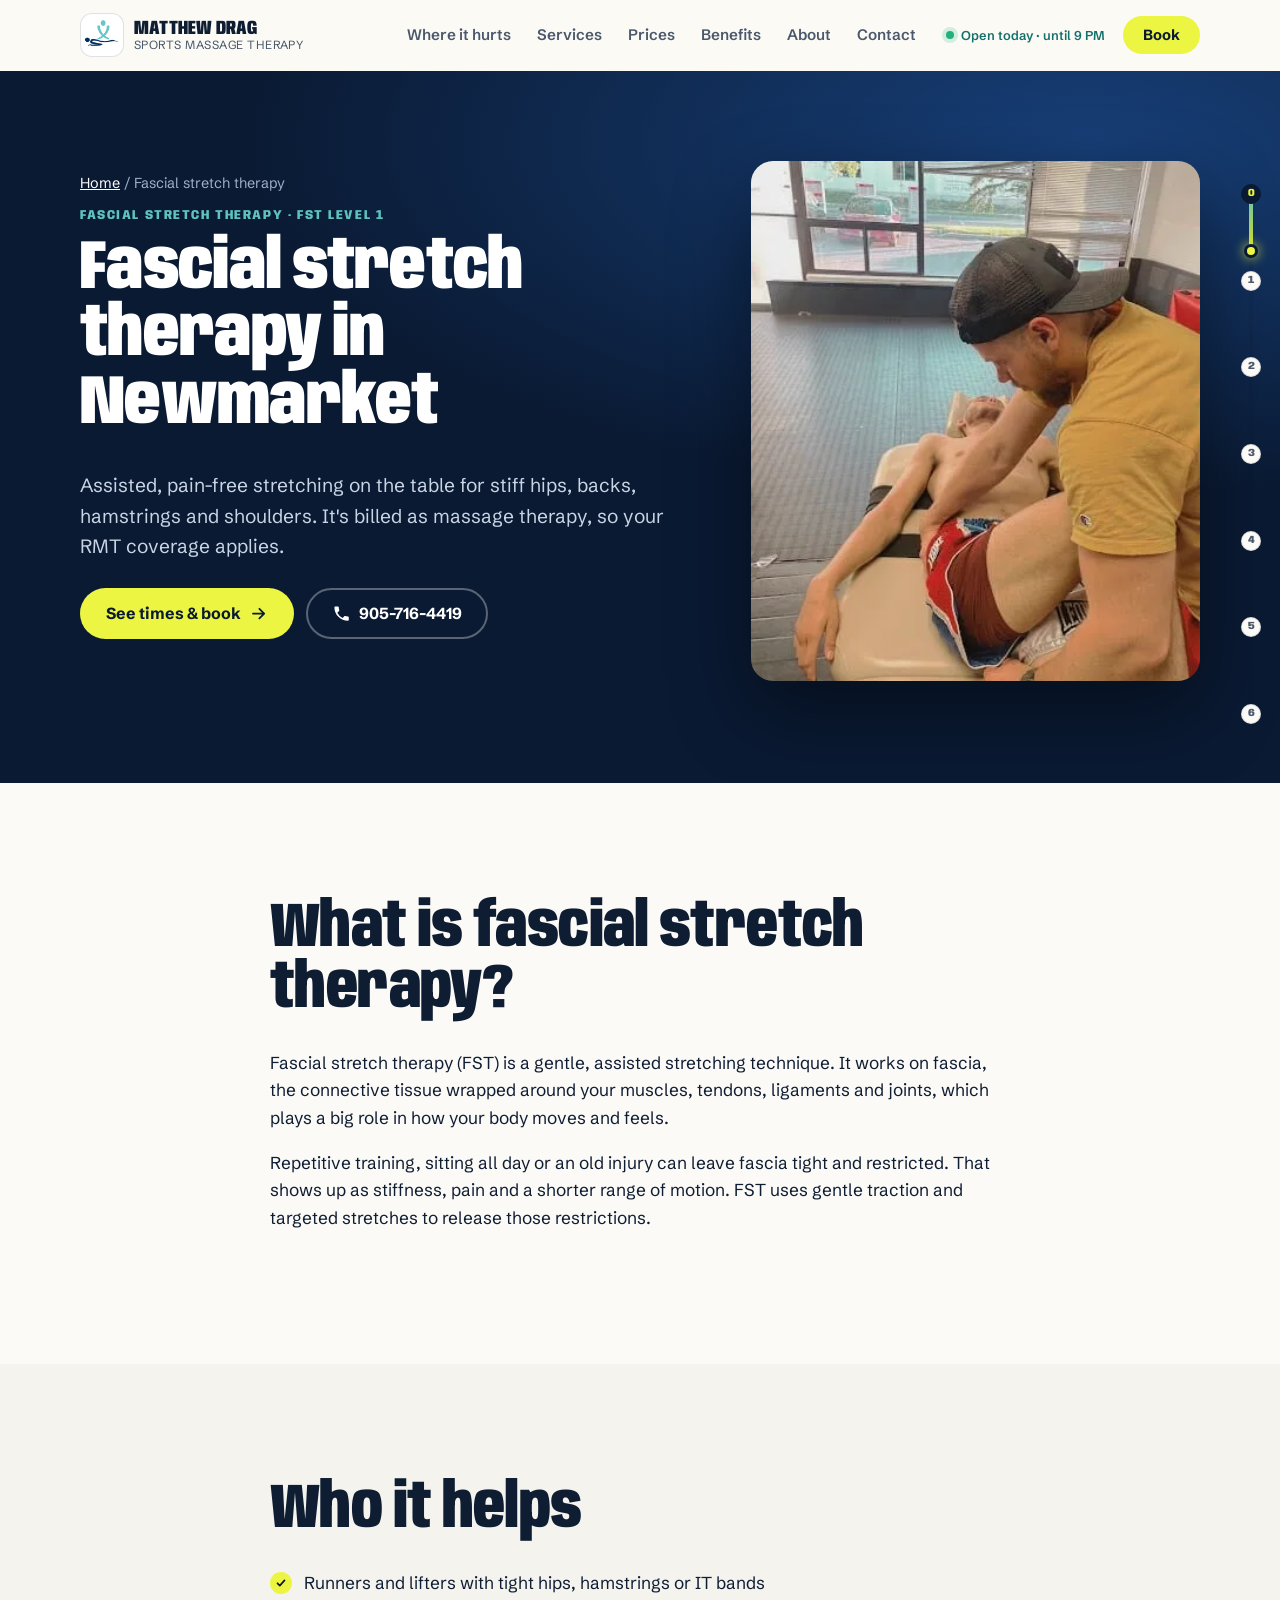
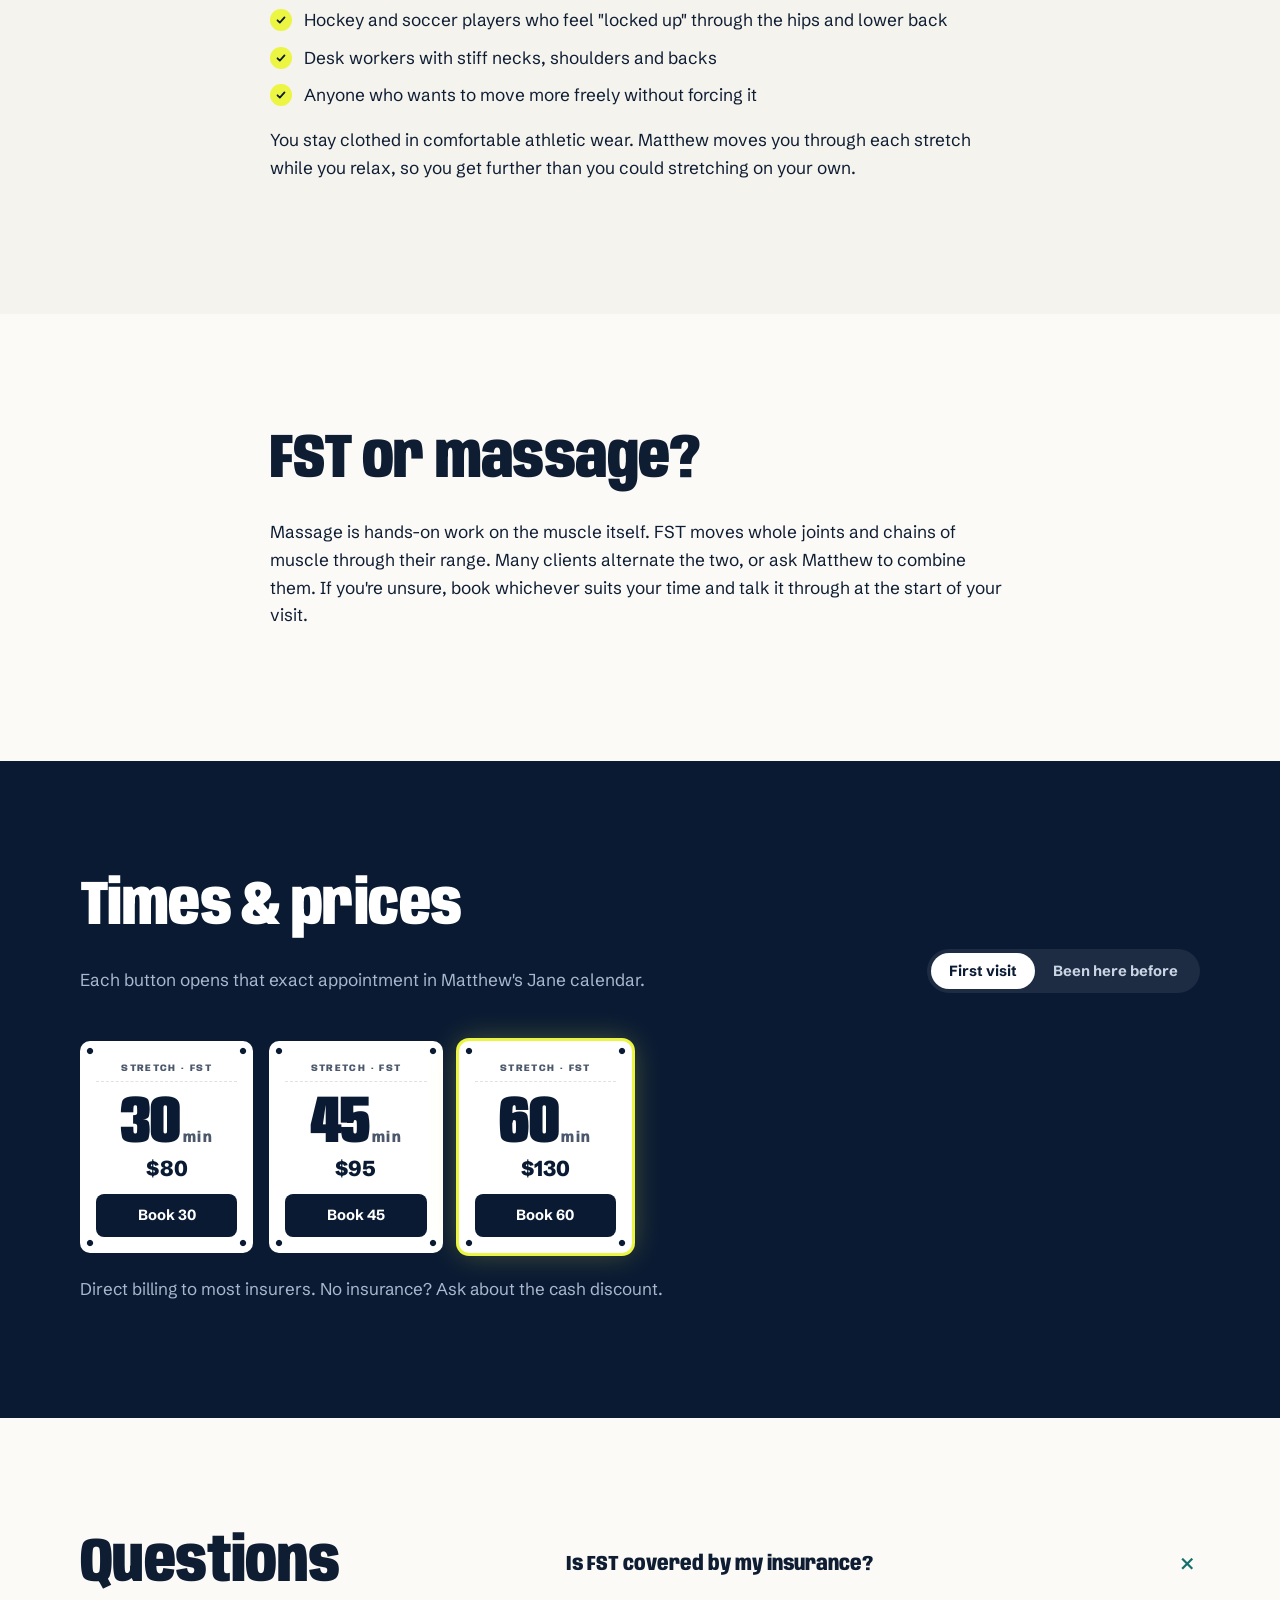
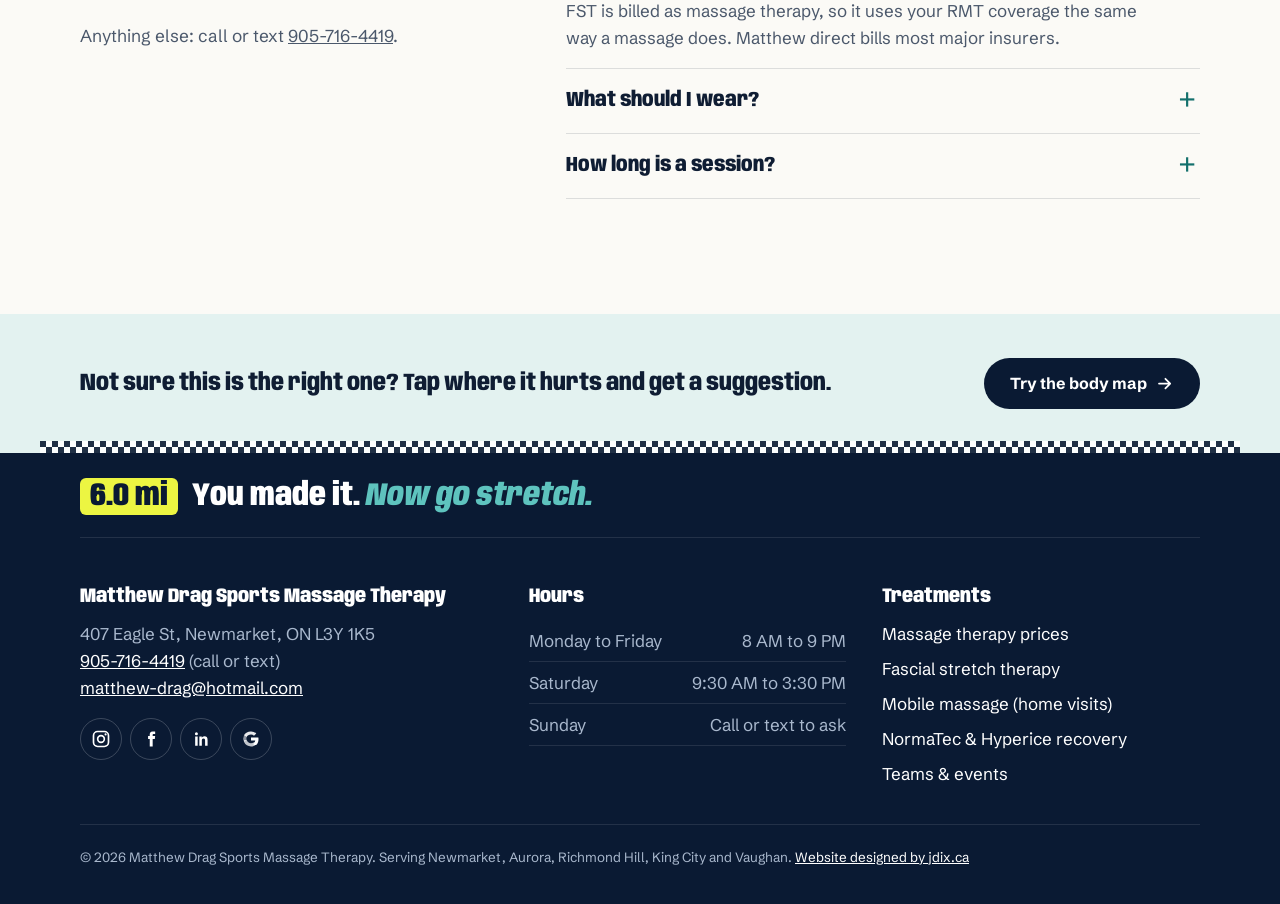
<file: fascial-stretch-therapy/index.html>
<!doctype html>
<html lang="en-CA">
<head>
<meta charset="utf-8">
<meta name="viewport" content="width=device-width, initial-scale=1">
<title>Fascial Stretch Therapy in Newmarket | Matthew Drag RMT</title>
<meta name="description" content="Fascial stretch therapy (FST) in Newmarket with Matthew Drag, RMT. Assisted stretching for tight hips, back and shoulders. Billed as massage therapy.">
<link rel="canonical" href="https://jdix22.github.io/matthew-drag-rmt/fascial-stretch-therapy/">
<meta name="theme-color" content="#0a1a33">
<meta name="robots" content="noindex">
<meta property="og:type" content="website">
<meta property="og:site_name" content="Matthew Drag Sports Massage Therapy">
<meta property="og:title" content="Fascial Stretch Therapy in Newmarket | Matthew Drag RMT">
<meta property="og:description" content="Fascial stretch therapy (FST) in Newmarket with Matthew Drag, RMT. Assisted stretching for tight hips, back and shoulders. Billed as massage therapy.">
<meta property="og:image" content="https://jdix22.github.io/matthew-drag-rmt/assets/og.png">
<meta property="og:image:width" content="1200">
<meta property="og:image:height" content="630">
<meta property="og:image:alt" content="Matthew Drag Sports Massage Therapy, Newmarket. Should have stretched before that 6 mile run.">
<meta property="og:url" content="https://jdix22.github.io/matthew-drag-rmt/fascial-stretch-therapy/">
<meta property="og:locale" content="en_CA">
<meta name="twitter:card" content="summary_large_image">
<link rel="icon" href="../favicon.svg" type="image/svg+xml">
<link rel="apple-touch-icon" href="../apple-touch-icon.png">
<link rel="preconnect" href="https://fonts.googleapis.com">
<link rel="preconnect" href="https://fonts.gstatic.com" crossorigin>
<link href="https://fonts.googleapis.com/css2?family=Anybody:ital,wdth,wght@0,62..112,400..900;1,62..112,700..900&family=Sacramento&family=Schibsted+Grotesk:ital,wght@0,400..700;1,400&display=swap" rel="stylesheet">
<link rel="stylesheet" href="../assets/css/site.css?v=3">
<script type="application/ld+json">{"@context":"https://schema.org","@type":"Service","name":"Fascial stretch therapy","serviceType":"Fascial Stretch Therapy","description":"Fascial stretch therapy (FST) in Newmarket with Matthew Drag, RMT. Assisted stretching for tight hips, back and shoulders. Billed as massage therapy.","url":"https://jdix22.github.io/matthew-drag-rmt/fascial-stretch-therapy/","provider":{"@id":"https://jdix22.github.io/matthew-drag-rmt/#business","@type":"MedicalBusiness","name":"Matthew Drag Sports Massage Therapy","telephone":"+19057164419","address":{"@type":"PostalAddress","streetAddress":"407 Eagle St","addressLocality":"Newmarket","addressRegion":"ON","postalCode":"L3Y 1K5","addressCountry":"CA"}},"areaServed":[{"@type":"City","name":"Newmarket, Ontario"},{"@type":"City","name":"Aurora, Ontario"},{"@type":"City","name":"Richmond Hill, Ontario"},{"@type":"City","name":"King City, Ontario"},{"@type":"City","name":"Vaughan, Ontario"}]}</script>
<script type="application/ld+json">{"@context":"https://schema.org","@type":"BreadcrumbList","itemListElement":[{"@type":"ListItem","position":1,"name":"Home","item":"https://jdix22.github.io/matthew-drag-rmt/"},{"@type":"ListItem","position":2,"name":"Fascial stretch therapy","item":"https://jdix22.github.io/matthew-drag-rmt/fascial-stretch-therapy/"}]}</script>
</head>
<body>
<a class="skip" href="#main">Skip to content</a>
<header class="site-header" data-header>
  <div class="wrap header-in">
    <a class="brand" href="../" aria-label="Matthew Drag Sports Massage Therapy, home">
      <span class="brand-chip"><img src="../assets/img/logo-mark.png" alt="" width="40" height="40"></span>
      <span class="brand-words"><b>Matthew Drag</b><small>Sports Massage Therapy</small></span>
    </a>
    <nav class="nav" aria-label="Main"><ul><li><a href="../#body-map">Where it hurts</a></li><li><a href="../#services">Services</a></li><li><a href="../#prices">Prices</a></li><li><a href="../#benefits">Benefits</a></li><li><a href="../#about">About</a></li><li><a href="../#contact">Contact</a></li></ul></nav>
    <span class="open-chip" data-open-chip hidden></span>
    <a class="btn btn-neon btn-sm header-book" href="https://matthewdragmassagetherapy.janeapp.com/#/staff_member/1" data-book-staff target="_blank" rel="noopener">Book</a>
    <button class="menu-btn" type="button" aria-expanded="false" aria-controls="drawer" data-menu><span></span><span></span><span class="sr">Menu</span></button>
  </div>
  <div class="mile-bar" aria-hidden="true"><i data-mile-fill></i><span data-mile-label>0.0 mi</span></div>
</header>
<div class="drawer" id="drawer" data-drawer hidden>
  <ul><li><a href="../#body-map">Where it hurts</a></li><li><a href="../#services">Services</a></li><li><a href="../#prices">Prices</a></li><li><a href="../#benefits">Benefits</a></li><li><a href="../#about">About</a></li><li><a href="../#contact">Contact</a></li></ul>
  <a class="btn btn-neon" href="https://matthewdragmassagetherapy.janeapp.com/#/staff_member/1" target="_blank" rel="noopener">Book online</a>
  <a class="btn btn-ghost-light" href="tel:+19057164419"><svg viewBox="0 0 24 24" aria-hidden="true"><path d="M6.6 10.8a15 15 0 0 0 6.6 6.6l2.2-2.2c.3-.3.7-.4 1-.2 1.1.4 2.3.6 3.6.6.6 0 1 .4 1 1V20c0 .6-.4 1-1 1A17 17 0 0 1 3 4c0-.6.4-1 1-1h3.5c.6 0 1 .4 1 1 0 1.3.2 2.5.6 3.6.1.3 0 .7-.2 1z" fill="currentColor"/></svg> Call or text 905-716-4419</a>
</div>
<aside class="mile-rail" aria-hidden="true" data-mile-rail>
  <div class="rail-track"><i class="rail-fill" data-rail-fill></i><i class="rail-runner" data-rail-runner></i></div>
  <ol><li style="--m:0"><span>0</span></li><li style="--m:1"><span>1</span></li><li style="--m:2"><span>2</span></li><li style="--m:3"><span>3</span></li><li style="--m:4"><span>4</span></li><li style="--m:5"><span>5</span></li><li style="--m:6"><span>6</span></li></ol>
</aside>
<main id="main">
<section class="hero hero-sub" data-mile="0" aria-labelledby="hero-h">
  <div class="wrap hero-grid">
    <div class="hero-copy">
      <p class="crumbs"><a href="../">Home</a> <span aria-hidden="true">/</span> Fascial stretch therapy</p>
      <p class="eyebrow">Fascial stretch therapy · FST Level 1</p>
      <h1 id="hero-h">Fascial stretch therapy in Newmarket</h1>
      <p class="lede">Assisted, pain-free stretching on the table for stiff hips, backs, hamstrings and shoulders. It's billed as massage therapy, so your RMT coverage applies.</p>
      <div class="hero-cta">
        <a class="btn btn-neon" href="#prices">See times &amp; book <svg viewBox="0 0 24 24" aria-hidden="true"><path d="M5 12h13M13 6l6 6-6 6" fill="none" stroke="currentColor" stroke-width="2.2" stroke-linecap="round" stroke-linejoin="round"/></svg></a>
        <a class="btn btn-ghost-light" href="tel:+19057164419"><svg viewBox="0 0 24 24" aria-hidden="true"><path d="M6.6 10.8a15 15 0 0 0 6.6 6.6l2.2-2.2c.3-.3.7-.4 1-.2 1.1.4 2.3.6 3.6.6.6 0 1 .4 1 1V20c0 .6-.4 1-1 1A17 17 0 0 1 3 4c0-.6.4-1 1-1h3.5c.6 0 1 .4 1 1 0 1.3.2 2.5.6 3.6.1.3 0 .7-.2 1z" fill="currentColor"/></svg> 905-716-4419</a>
      </div>
    </div>
    <figure class="hero-photo hero-photo-sm">
      <img src="../assets/img/fascial-stretch-therapy.webp" width="382" height="510" alt="Matthew stretching a client's hip and leg on the treatment table" fetchpriority="high">
    </figure>
  </div>
</section>

<section class="section prose-sec" data-mile="1.5">
  <div class="wrap prose">
    <h2>What is fascial stretch therapy?</h2>
    <p>Fascial stretch therapy (FST) is a gentle, assisted stretching technique. It works on fascia, the connective tissue wrapped around your muscles, tendons, ligaments and joints, which plays a big role in how your body moves and feels.</p>
<p>Repetitive training, sitting all day or an old injury can leave fascia tight and restricted. That shows up as stiffness, pain and a shorter range of motion. FST uses gentle traction and targeted stretches to release those restrictions.</p>
  </div>
</section>
<section class="section prose-sec alt" data-mile="3">
  <div class="wrap prose">
    <h2>Who it helps</h2>
    <ul class="ticks"><li>Runners and lifters with tight hips, hamstrings or IT bands</li><li>Hockey and soccer players who feel "locked up" through the hips and lower back</li><li>Desk workers with stiff necks, shoulders and backs</li><li>Anyone who wants to move more freely without forcing it</li></ul>
<p>You stay clothed in comfortable athletic wear. Matthew moves you through each stretch while you relax, so you get further than you could stretching on your own.</p>
  </div>
</section>
<section class="section prose-sec" data-mile="4.5">
  <div class="wrap prose">
    <h2>FST or massage?</h2>
    <p>Massage is hands-on work on the muscle itself. FST moves whole joints and chains of muscle through their range. Many clients alternate the two, or ask Matthew to combine them. If you're unsure, book whichever suits your time and talk it through at the start of your visit.</p>
  </div>
</section>

<section class="section prices" id="prices" data-mile="5" aria-labelledby="price-h">
  <div class="wrap">
    <header class="sec-head sec-head-row">
      <div><h2 id="price-h">Times &amp; prices</h2>
      <p>Each button opens that exact appointment in Matthew's Jane calendar.</p></div>
      <div class="visit-toggle" role="radiogroup" aria-label="Have you been to Matthew before?">
  <button type="button" role="radio" aria-checked="true" data-visit="first">First visit</button>
  <button type="button" role="radio" aria-checked="false" data-visit="back">Been here before</button>
</div>
    </header>
    <ul class="bibs" data-group="fst">
  <li class="bib">
    <span class="bib-top">STRETCH · FST</span>
    <span class="bib-num">30<small>min</small></span>
    <span class="bib-price">$80</span>
    <a class="bib-book" href="https://matthewdragmassagetherapy.janeapp.com/#/discipline/5/treatment/32" data-first="https://matthewdragmassagetherapy.janeapp.com/#/discipline/5/treatment/32" data-back="https://matthewdragmassagetherapy.janeapp.com/#/discipline/5/treatment/35" target="_blank" rel="noopener" aria-label="Book 30 minute fascial stretch therapy, $80">Book 30</a>
  </li>
  <li class="bib">
    <span class="bib-top">STRETCH · FST</span>
    <span class="bib-num">45<small>min</small></span>
    <span class="bib-price">$95</span>
    <a class="bib-book" href="https://matthewdragmassagetherapy.janeapp.com/#/discipline/5/treatment/31" data-first="https://matthewdragmassagetherapy.janeapp.com/#/discipline/5/treatment/31" data-back="https://matthewdragmassagetherapy.janeapp.com/#/discipline/5/treatment/34" target="_blank" rel="noopener" aria-label="Book 45 minute fascial stretch therapy, $95">Book 45</a>
  </li>
  <li class="bib bib-pop">
    <span class="bib-top">STRETCH · FST</span>
    <span class="bib-num">60<small>min</small></span>
    <span class="bib-price">$130</span>
    <a class="bib-book" href="https://matthewdragmassagetherapy.janeapp.com/#/discipline/5/treatment/30" data-first="https://matthewdragmassagetherapy.janeapp.com/#/discipline/5/treatment/30" data-back="https://matthewdragmassagetherapy.janeapp.com/#/discipline/5/treatment/33" target="_blank" rel="noopener" aria-label="Book 60 minute fascial stretch therapy, $130">Book 60</a>
  </li>
</ul>
    <p class="price-foot">Direct billing to most insurers. No insurance? Ask about the cash discount.</p>
  </div>
</section>

<section class="section faq" data-mile="5.6" aria-labelledby="faq-h">
  <div class="wrap faq-grid">
    <header class="sec-head"><h2 id="faq-h">Questions</h2>
    <p>Anything else: call or text <a href="tel:+19057164419">905-716-4419</a>.</p></header>
    <div class="faq-list">
      <details open><summary>Is FST covered by my insurance?</summary><p>FST is billed as massage therapy, so it uses your RMT coverage the same way a massage does. Matthew direct bills most major insurers.</p></details><details><summary>What should I wear?</summary><p>Comfortable athletic clothes you can move in, like shorts or leggings and a t-shirt.</p></details><details><summary>How long is a session?</summary><p>30, 45 or 60 minutes. Book a first-visit FST if you've never had one with Matthew.</p></details>
    </div>
  </div>
</section>

<section class="section next-up">
  <div class="wrap next-grid">
    <p>Not sure this is the right one? Tap where it hurts and get a suggestion.</p>
    <a class="btn btn-ink" href="../#body-map">Try the body map <svg viewBox="0 0 24 24" aria-hidden="true"><path d="M5 12h13M13 6l6 6-6 6" fill="none" stroke="currentColor" stroke-width="2.2" stroke-linecap="round" stroke-linejoin="round"/></svg></a>
  </div>
</section>
</main>
<footer class="site-footer">
  <div class="wrap">
    <p class="finish" aria-hidden="true"><span class="finish-mi">6.0 mi</span> You made it. <em>Now go stretch.</em></p>
    <div class="foot-grid">
      <div>
        <p class="foot-name">Matthew Drag Sports Massage Therapy</p>
        <p>407 Eagle St, Newmarket, ON L3Y 1K5<br>
        <a href="tel:+19057164419">905-716-4419</a> (call or text)<br>
        <a href="mailto:matthew-drag@hotmail.com">matthew-drag@hotmail.com</a></p>
        <ul class="socials">
  <li><a href="https://www.instagram.com/matthewdrag_rmt/" target="_blank" rel="noopener" aria-label="Instagram @matthewdrag_rmt"><svg viewBox="0 0 24 24" aria-hidden="true"><rect x="3" y="3" width="18" height="18" rx="5" fill="none" stroke="currentColor" stroke-width="2"/><circle cx="12" cy="12" r="4" fill="none" stroke="currentColor" stroke-width="2"/><circle cx="17.5" cy="6.5" r="1.3" fill="currentColor"/></svg></a></li>
  <li><a href="https://www.facebook.com/MatthewDragRMT/" target="_blank" rel="noopener" aria-label="Facebook"><svg viewBox="0 0 24 24" aria-hidden="true"><path d="M14 8.5V7c0-.8.5-1 1-1h2V3h-3c-2.8 0-3.5 2-3.5 3.6v1.9H8.5V12h2v9H14v-9h2.6l.4-3.5z" fill="currentColor"/></svg></a></li>
  <li><a href="https://www.linkedin.com/in/matthew-drag-49b091107/" target="_blank" rel="noopener" aria-label="LinkedIn"><svg viewBox="0 0 24 24" aria-hidden="true"><path d="M5 9h3v11H5zM6.5 4a1.8 1.8 0 1 1 0 3.6 1.8 1.8 0 0 1 0-3.6zM10 9h2.9v1.5c.4-.8 1.5-1.7 3.1-1.7 3.2 0 3.9 2 3.9 4.7V20h-3v-5.6c0-1.3 0-3-1.9-3s-2 1.4-2 2.9V20h-3z" fill="currentColor"/></svg></a></li>
  <li><a href="https://www.google.com/maps/place/Matthew+Drag+Sports+Massage+Therapy/@44.0496904,-79.4597685,16z/data=!4m8!3m7!1s0x882ad3ec379250ff:0x73b99aeb7281edcd!8m2!3d44.0496904!4d-79.4597685!9m1!1b1!16s%2Fg%2F11p5f_sc5_" target="_blank" rel="noopener" aria-label="Google reviews"><svg viewBox="0 0 24 24" aria-hidden="true"><path d="M21 12.2c0-.7-.1-1.3-.2-1.9H12v3.6h5.1a4.4 4.4 0 0 1-1.9 2.9v2.4h3c1.8-1.6 2.8-4 2.8-7z" fill="currentColor"/><path d="M12 21c2.5 0 4.6-.8 6.2-2.3l-3-2.4c-.8.6-1.9.9-3.2.9-2.4 0-4.5-1.6-5.2-3.9H3.7v2.4A9.4 9.4 0 0 0 12 21z" fill="currentColor" opacity=".75"/><path d="M6.8 13.3a5.6 5.6 0 0 1 0-3.6V7.3H3.7a9.4 9.4 0 0 0 0 8.4z" fill="currentColor" opacity=".55"/><path d="M12 6.7c1.4 0 2.6.5 3.6 1.4l2.7-2.7A9 9 0 0 0 12 3a9.4 9.4 0 0 0-8.3 4.3l3.1 2.4C7.5 8.3 9.6 6.7 12 6.7z" fill="currentColor" opacity=".9"/></svg></a></li>
</ul>
      </div>
      <div>
        <p class="foot-h">Hours</p>
        <ul class="hours"><li><span>Monday to Friday</span><span>8 AM to 9 PM</span></li><li><span>Saturday</span><span>9:30 AM to 3:30 PM</span></li><li><span>Sunday</span><span>Call or text to ask</span></li></ul>
      </div>
      <div>
        <p class="foot-h">Treatments</p>
        <ul class="foot-links">
          <li><a href="../#prices">Massage therapy prices</a></li>
          <li><a href="../fascial-stretch-therapy/">Fascial stretch therapy</a></li>
          <li><a href="../mobile-massage/">Mobile massage (home visits)</a></li>
          <li><a href="../recovery/">NormaTec &amp; Hyperice recovery</a></li>
          <li><a href="../#teams">Teams &amp; events</a></li>
        </ul>
      </div>
    </div>
    <p class="fine">© <span data-yr>2026</span> Matthew Drag Sports Massage Therapy. Serving Newmarket, Aurora, Richmond Hill, King City and Vaughan. <a href="https://jdix.ca" rel="noopener">Website designed by jdix.ca</a></p>
  </div>
</footer>
<script src="../assets/js/data.js?v=3"></script>
<script src="../assets/js/site.js?v=3" defer></script>
</body>
</html>
</file>
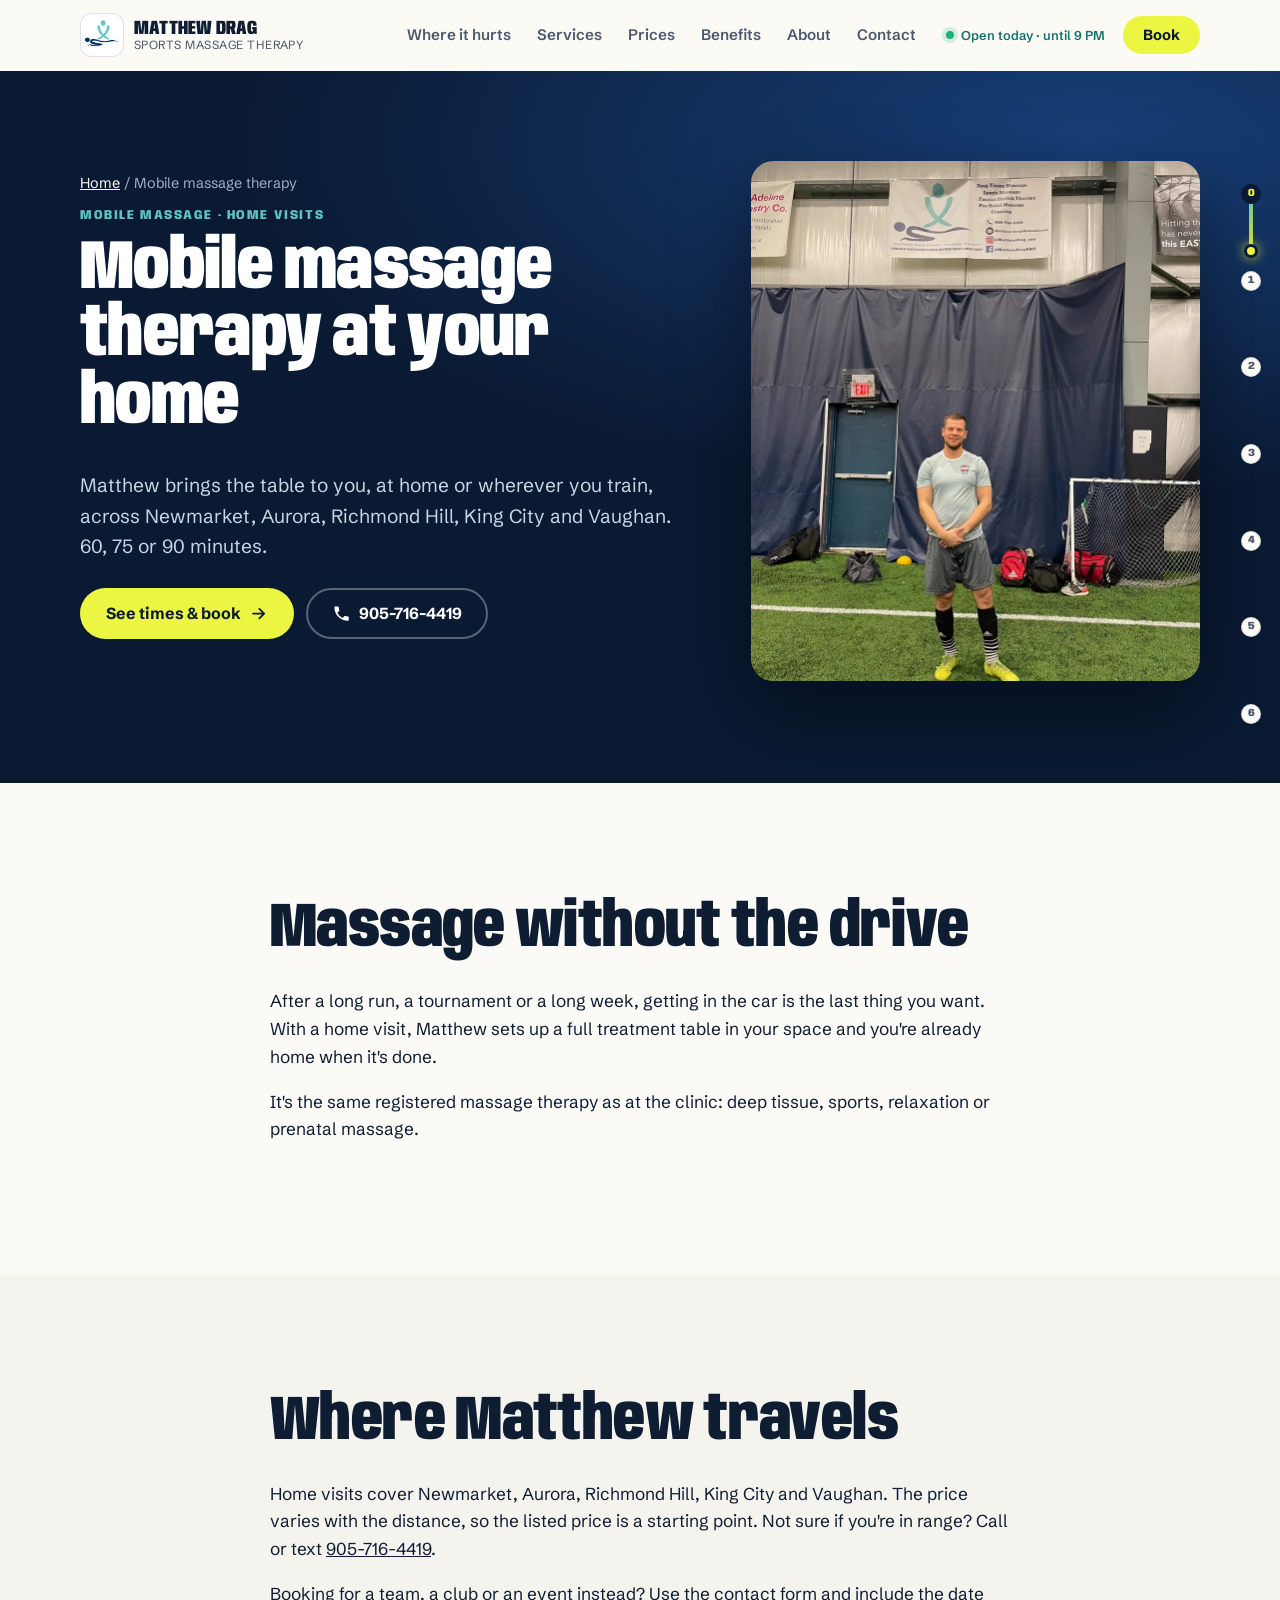
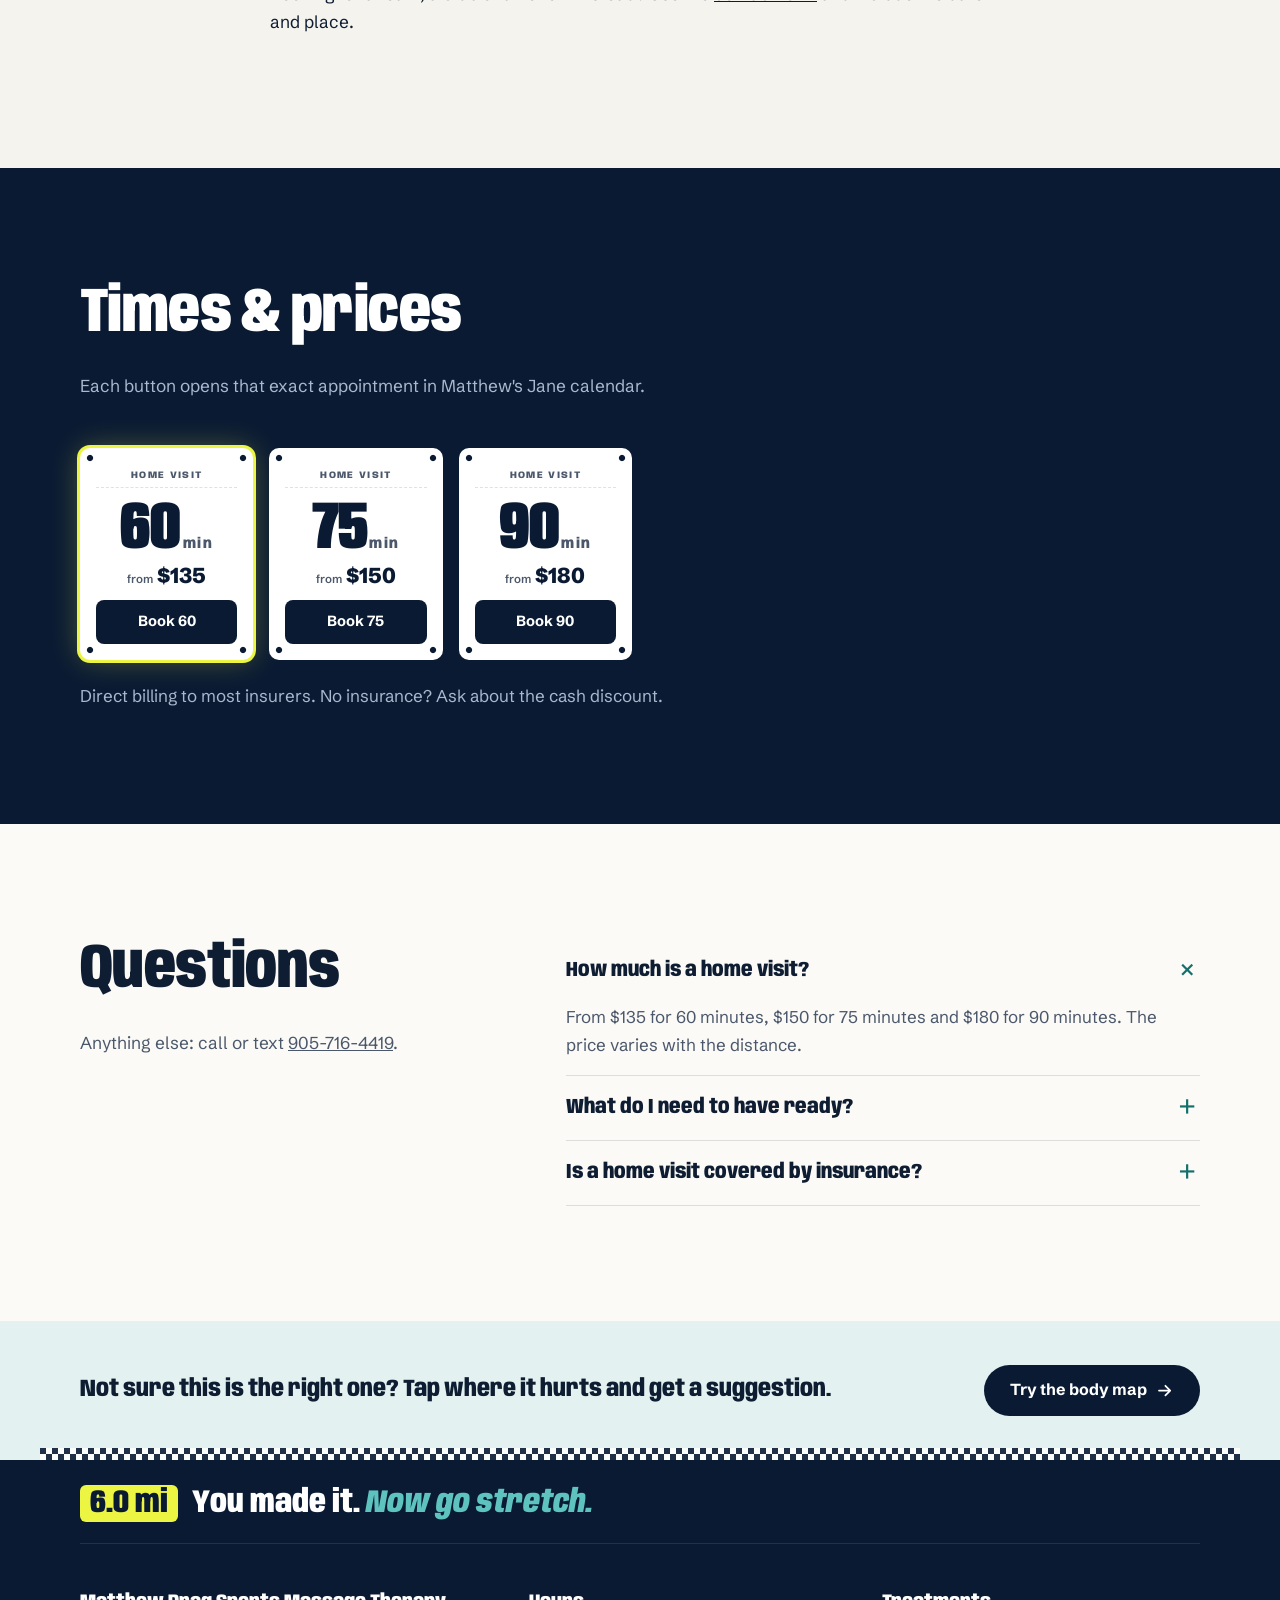
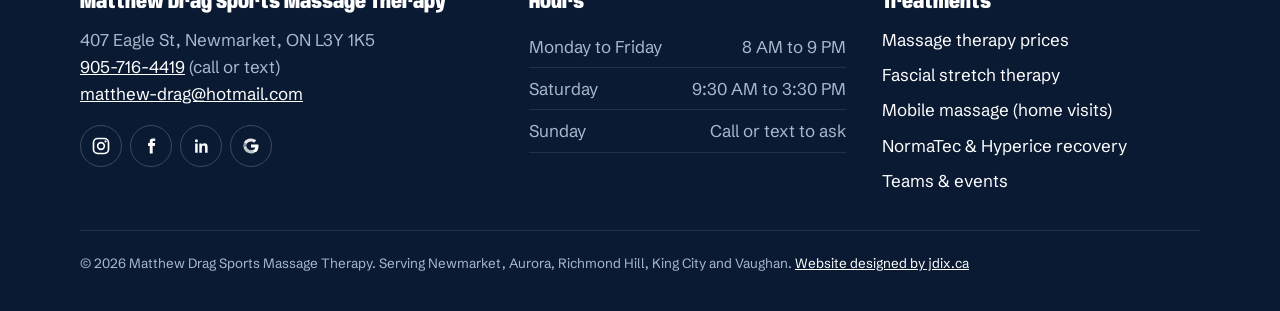
<file: mobile-massage/index.html>
<!doctype html>
<html lang="en-CA">
<head>
<meta charset="utf-8">
<meta name="viewport" content="width=device-width, initial-scale=1">
<title>Mobile Massage, Newmarket &amp; York Region | Matthew Drag RMT</title>
<meta name="description" content="Registered massage therapy at your home in Newmarket, Aurora, Richmond Hill, King City and Vaughan. 60, 75 or 90 minutes. Direct billing. Book online.">
<link rel="canonical" href="https://jdix22.github.io/matthew-drag-rmt/mobile-massage/">
<meta name="theme-color" content="#0a1a33">
<meta name="robots" content="noindex">
<meta property="og:type" content="website">
<meta property="og:site_name" content="Matthew Drag Sports Massage Therapy">
<meta property="og:title" content="Mobile Massage, Newmarket &amp; York Region | Matthew Drag RMT">
<meta property="og:description" content="Registered massage therapy at your home in Newmarket, Aurora, Richmond Hill, King City and Vaughan. 60, 75 or 90 minutes. Direct billing. Book online.">
<meta property="og:image" content="https://jdix22.github.io/matthew-drag-rmt/assets/og.png">
<meta property="og:image:width" content="1200">
<meta property="og:image:height" content="630">
<meta property="og:image:alt" content="Matthew Drag Sports Massage Therapy, Newmarket. Should have stretched before that 6 mile run.">
<meta property="og:url" content="https://jdix22.github.io/matthew-drag-rmt/mobile-massage/">
<meta property="og:locale" content="en_CA">
<meta name="twitter:card" content="summary_large_image">
<link rel="icon" href="../favicon.svg" type="image/svg+xml">
<link rel="apple-touch-icon" href="../apple-touch-icon.png">
<link rel="preconnect" href="https://fonts.googleapis.com">
<link rel="preconnect" href="https://fonts.gstatic.com" crossorigin>
<link href="https://fonts.googleapis.com/css2?family=Anybody:ital,wdth,wght@0,62..112,400..900;1,62..112,700..900&family=Sacramento&family=Schibsted+Grotesk:ital,wght@0,400..700;1,400&display=swap" rel="stylesheet">
<link rel="stylesheet" href="../assets/css/site.css?v=3">
<script type="application/ld+json">{"@context":"https://schema.org","@type":"Service","name":"Mobile massage therapy","serviceType":"Mobile Massage Therapy","description":"Registered massage therapy at your home in Newmarket, Aurora, Richmond Hill, King City and Vaughan. 60, 75 or 90 minutes. Direct billing. Book online.","url":"https://jdix22.github.io/matthew-drag-rmt/mobile-massage/","provider":{"@id":"https://jdix22.github.io/matthew-drag-rmt/#business","@type":"MedicalBusiness","name":"Matthew Drag Sports Massage Therapy","telephone":"+19057164419","address":{"@type":"PostalAddress","streetAddress":"407 Eagle St","addressLocality":"Newmarket","addressRegion":"ON","postalCode":"L3Y 1K5","addressCountry":"CA"}},"areaServed":[{"@type":"City","name":"Newmarket, Ontario"},{"@type":"City","name":"Aurora, Ontario"},{"@type":"City","name":"Richmond Hill, Ontario"},{"@type":"City","name":"King City, Ontario"},{"@type":"City","name":"Vaughan, Ontario"}]}</script>
<script type="application/ld+json">{"@context":"https://schema.org","@type":"BreadcrumbList","itemListElement":[{"@type":"ListItem","position":1,"name":"Home","item":"https://jdix22.github.io/matthew-drag-rmt/"},{"@type":"ListItem","position":2,"name":"Mobile massage therapy","item":"https://jdix22.github.io/matthew-drag-rmt/mobile-massage/"}]}</script>
</head>
<body>
<a class="skip" href="#main">Skip to content</a>
<header class="site-header" data-header>
  <div class="wrap header-in">
    <a class="brand" href="../" aria-label="Matthew Drag Sports Massage Therapy, home">
      <span class="brand-chip"><img src="../assets/img/logo-mark.png" alt="" width="40" height="40"></span>
      <span class="brand-words"><b>Matthew Drag</b><small>Sports Massage Therapy</small></span>
    </a>
    <nav class="nav" aria-label="Main"><ul><li><a href="../#body-map">Where it hurts</a></li><li><a href="../#services">Services</a></li><li><a href="../#prices">Prices</a></li><li><a href="../#benefits">Benefits</a></li><li><a href="../#about">About</a></li><li><a href="../#contact">Contact</a></li></ul></nav>
    <span class="open-chip" data-open-chip hidden></span>
    <a class="btn btn-neon btn-sm header-book" href="https://matthewdragmassagetherapy.janeapp.com/#/staff_member/1" data-book-staff target="_blank" rel="noopener">Book</a>
    <button class="menu-btn" type="button" aria-expanded="false" aria-controls="drawer" data-menu><span></span><span></span><span class="sr">Menu</span></button>
  </div>
  <div class="mile-bar" aria-hidden="true"><i data-mile-fill></i><span data-mile-label>0.0 mi</span></div>
</header>
<div class="drawer" id="drawer" data-drawer hidden>
  <ul><li><a href="../#body-map">Where it hurts</a></li><li><a href="../#services">Services</a></li><li><a href="../#prices">Prices</a></li><li><a href="../#benefits">Benefits</a></li><li><a href="../#about">About</a></li><li><a href="../#contact">Contact</a></li></ul>
  <a class="btn btn-neon" href="https://matthewdragmassagetherapy.janeapp.com/#/staff_member/1" target="_blank" rel="noopener">Book online</a>
  <a class="btn btn-ghost-light" href="tel:+19057164419"><svg viewBox="0 0 24 24" aria-hidden="true"><path d="M6.6 10.8a15 15 0 0 0 6.6 6.6l2.2-2.2c.3-.3.7-.4 1-.2 1.1.4 2.3.6 3.6.6.6 0 1 .4 1 1V20c0 .6-.4 1-1 1A17 17 0 0 1 3 4c0-.6.4-1 1-1h3.5c.6 0 1 .4 1 1 0 1.3.2 2.5.6 3.6.1.3 0 .7-.2 1z" fill="currentColor"/></svg> Call or text 905-716-4419</a>
</div>
<aside class="mile-rail" aria-hidden="true" data-mile-rail>
  <div class="rail-track"><i class="rail-fill" data-rail-fill></i><i class="rail-runner" data-rail-runner></i></div>
  <ol><li style="--m:0"><span>0</span></li><li style="--m:1"><span>1</span></li><li style="--m:2"><span>2</span></li><li style="--m:3"><span>3</span></li><li style="--m:4"><span>4</span></li><li style="--m:5"><span>5</span></li><li style="--m:6"><span>6</span></li></ol>
</aside>
<main id="main">
<section class="hero hero-sub" data-mile="0" aria-labelledby="hero-h">
  <div class="wrap hero-grid">
    <div class="hero-copy">
      <p class="crumbs"><a href="../">Home</a> <span aria-hidden="true">/</span> Mobile massage therapy</p>
      <p class="eyebrow">Mobile massage · home visits</p>
      <h1 id="hero-h">Mobile massage therapy at your home</h1>
      <p class="lede">Matthew brings the table to you, at home or wherever you train, across Newmarket, Aurora, Richmond Hill, King City and Vaughan. 60, 75 or 90 minutes.</p>
      <div class="hero-cta">
        <a class="btn btn-neon" href="#prices">See times &amp; book <svg viewBox="0 0 24 24" aria-hidden="true"><path d="M5 12h13M13 6l6 6-6 6" fill="none" stroke="currentColor" stroke-width="2.2" stroke-linecap="round" stroke-linejoin="round"/></svg></a>
        <a class="btn btn-ghost-light" href="tel:+19057164419"><svg viewBox="0 0 24 24" aria-hidden="true"><path d="M6.6 10.8a15 15 0 0 0 6.6 6.6l2.2-2.2c.3-.3.7-.4 1-.2 1.1.4 2.3.6 3.6.6.6 0 1 .4 1 1V20c0 .6-.4 1-1 1A17 17 0 0 1 3 4c0-.6.4-1 1-1h3.5c.6 0 1 .4 1 1 0 1.3.2 2.5.6 3.6.1.3 0 .7-.2 1z" fill="currentColor"/></svg> 905-716-4419</a>
      </div>
    </div>
    <figure class="hero-photo hero-photo-sm">
      <img src="../assets/img/matthew-drag-soccer.webp" width="900" height="1200" alt="Matthew Drag in soccer kit on an indoor field under his own massage therapy banner" fetchpriority="high">
    </figure>
  </div>
</section>

<section class="section prose-sec" data-mile="1.5">
  <div class="wrap prose">
    <h2>Massage without the drive</h2>
    <p>After a long run, a tournament or a long week, getting in the car is the last thing you want. With a home visit, Matthew sets up a full treatment table in your space and you're already home when it's done.</p>
<p>It's the same registered massage therapy as at the clinic: deep tissue, sports, relaxation or prenatal massage.</p>
  </div>
</section>
<section class="section prose-sec alt" data-mile="3">
  <div class="wrap prose">
    <h2>Where Matthew travels</h2>
    <p>Home visits cover Newmarket, Aurora, Richmond Hill, King City and Vaughan. The price varies with the distance, so the listed price is a starting point. Not sure if you're in range? Call or text <a href="tel:+19057164419">905-716-4419</a>.</p>
<p>Booking for a team, a club or an event instead? Use the <a href="../#contact">contact form</a> and include the date and place.</p>
  </div>
</section>

<section class="section prices" id="prices" data-mile="5" aria-labelledby="price-h">
  <div class="wrap">
    <header class="sec-head sec-head-row">
      <div><h2 id="price-h">Times &amp; prices</h2>
      <p>Each button opens that exact appointment in Matthew's Jane calendar.</p></div>
      
    </header>
    <ul class="bibs" data-group="home">
  <li class="bib bib-pop">
    <span class="bib-top">HOME VISIT</span>
    <span class="bib-num">60<small>min</small></span>
    <span class="bib-price"><small>from</small> $135</span>
    <a class="bib-book" href="https://matthewdragmassagetherapy.janeapp.com/#/discipline/3/treatment/26" data-first="https://matthewdragmassagetherapy.janeapp.com/#/discipline/3/treatment/26" data-back="https://matthewdragmassagetherapy.janeapp.com/#/discipline/3/treatment/26" target="_blank" rel="noopener" aria-label="Book 60 minute home visits, $135">Book 60</a>
  </li>
  <li class="bib">
    <span class="bib-top">HOME VISIT</span>
    <span class="bib-num">75<small>min</small></span>
    <span class="bib-price"><small>from</small> $150</span>
    <a class="bib-book" href="https://matthewdragmassagetherapy.janeapp.com/#/discipline/3/treatment/27" data-first="https://matthewdragmassagetherapy.janeapp.com/#/discipline/3/treatment/27" data-back="https://matthewdragmassagetherapy.janeapp.com/#/discipline/3/treatment/27" target="_blank" rel="noopener" aria-label="Book 75 minute home visits, $150">Book 75</a>
  </li>
  <li class="bib">
    <span class="bib-top">HOME VISIT</span>
    <span class="bib-num">90<small>min</small></span>
    <span class="bib-price"><small>from</small> $180</span>
    <a class="bib-book" href="https://matthewdragmassagetherapy.janeapp.com/#/discipline/3/treatment/29" data-first="https://matthewdragmassagetherapy.janeapp.com/#/discipline/3/treatment/29" data-back="https://matthewdragmassagetherapy.janeapp.com/#/discipline/3/treatment/29" target="_blank" rel="noopener" aria-label="Book 90 minute home visits, $180">Book 90</a>
  </li>
</ul>
    <p class="price-foot">Direct billing to most insurers. No insurance? Ask about the cash discount.</p>
  </div>
</section>

<section class="section faq" data-mile="5.6" aria-labelledby="faq-h">
  <div class="wrap faq-grid">
    <header class="sec-head"><h2 id="faq-h">Questions</h2>
    <p>Anything else: call or text <a href="tel:+19057164419">905-716-4419</a>.</p></header>
    <div class="faq-list">
      <details open><summary>How much is a home visit?</summary><p>From $135 for 60 minutes, $150 for 75 minutes and $180 for 90 minutes. The price varies with the distance.</p></details><details><summary>What do I need to have ready?</summary><p>Some floor space with room to walk around a massage table. Matthew brings the table.</p></details><details><summary>Is a home visit covered by insurance?</summary><p>Home visits are registered massage therapy. Ask Matthew about direct billing for your plan when you book.</p></details>
    </div>
  </div>
</section>

<section class="section next-up">
  <div class="wrap next-grid">
    <p>Not sure this is the right one? Tap where it hurts and get a suggestion.</p>
    <a class="btn btn-ink" href="../#body-map">Try the body map <svg viewBox="0 0 24 24" aria-hidden="true"><path d="M5 12h13M13 6l6 6-6 6" fill="none" stroke="currentColor" stroke-width="2.2" stroke-linecap="round" stroke-linejoin="round"/></svg></a>
  </div>
</section>
</main>
<footer class="site-footer">
  <div class="wrap">
    <p class="finish" aria-hidden="true"><span class="finish-mi">6.0 mi</span> You made it. <em>Now go stretch.</em></p>
    <div class="foot-grid">
      <div>
        <p class="foot-name">Matthew Drag Sports Massage Therapy</p>
        <p>407 Eagle St, Newmarket, ON L3Y 1K5<br>
        <a href="tel:+19057164419">905-716-4419</a> (call or text)<br>
        <a href="mailto:matthew-drag@hotmail.com">matthew-drag@hotmail.com</a></p>
        <ul class="socials">
  <li><a href="https://www.instagram.com/matthewdrag_rmt/" target="_blank" rel="noopener" aria-label="Instagram @matthewdrag_rmt"><svg viewBox="0 0 24 24" aria-hidden="true"><rect x="3" y="3" width="18" height="18" rx="5" fill="none" stroke="currentColor" stroke-width="2"/><circle cx="12" cy="12" r="4" fill="none" stroke="currentColor" stroke-width="2"/><circle cx="17.5" cy="6.5" r="1.3" fill="currentColor"/></svg></a></li>
  <li><a href="https://www.facebook.com/MatthewDragRMT/" target="_blank" rel="noopener" aria-label="Facebook"><svg viewBox="0 0 24 24" aria-hidden="true"><path d="M14 8.5V7c0-.8.5-1 1-1h2V3h-3c-2.8 0-3.5 2-3.5 3.6v1.9H8.5V12h2v9H14v-9h2.6l.4-3.5z" fill="currentColor"/></svg></a></li>
  <li><a href="https://www.linkedin.com/in/matthew-drag-49b091107/" target="_blank" rel="noopener" aria-label="LinkedIn"><svg viewBox="0 0 24 24" aria-hidden="true"><path d="M5 9h3v11H5zM6.5 4a1.8 1.8 0 1 1 0 3.6 1.8 1.8 0 0 1 0-3.6zM10 9h2.9v1.5c.4-.8 1.5-1.7 3.1-1.7 3.2 0 3.9 2 3.9 4.7V20h-3v-5.6c0-1.3 0-3-1.9-3s-2 1.4-2 2.9V20h-3z" fill="currentColor"/></svg></a></li>
  <li><a href="https://www.google.com/maps/place/Matthew+Drag+Sports+Massage+Therapy/@44.0496904,-79.4597685,16z/data=!4m8!3m7!1s0x882ad3ec379250ff:0x73b99aeb7281edcd!8m2!3d44.0496904!4d-79.4597685!9m1!1b1!16s%2Fg%2F11p5f_sc5_" target="_blank" rel="noopener" aria-label="Google reviews"><svg viewBox="0 0 24 24" aria-hidden="true"><path d="M21 12.2c0-.7-.1-1.3-.2-1.9H12v3.6h5.1a4.4 4.4 0 0 1-1.9 2.9v2.4h3c1.8-1.6 2.8-4 2.8-7z" fill="currentColor"/><path d="M12 21c2.5 0 4.6-.8 6.2-2.3l-3-2.4c-.8.6-1.9.9-3.2.9-2.4 0-4.5-1.6-5.2-3.9H3.7v2.4A9.4 9.4 0 0 0 12 21z" fill="currentColor" opacity=".75"/><path d="M6.8 13.3a5.6 5.6 0 0 1 0-3.6V7.3H3.7a9.4 9.4 0 0 0 0 8.4z" fill="currentColor" opacity=".55"/><path d="M12 6.7c1.4 0 2.6.5 3.6 1.4l2.7-2.7A9 9 0 0 0 12 3a9.4 9.4 0 0 0-8.3 4.3l3.1 2.4C7.5 8.3 9.6 6.7 12 6.7z" fill="currentColor" opacity=".9"/></svg></a></li>
</ul>
      </div>
      <div>
        <p class="foot-h">Hours</p>
        <ul class="hours"><li><span>Monday to Friday</span><span>8 AM to 9 PM</span></li><li><span>Saturday</span><span>9:30 AM to 3:30 PM</span></li><li><span>Sunday</span><span>Call or text to ask</span></li></ul>
      </div>
      <div>
        <p class="foot-h">Treatments</p>
        <ul class="foot-links">
          <li><a href="../#prices">Massage therapy prices</a></li>
          <li><a href="../fascial-stretch-therapy/">Fascial stretch therapy</a></li>
          <li><a href="../mobile-massage/">Mobile massage (home visits)</a></li>
          <li><a href="../recovery/">NormaTec &amp; Hyperice recovery</a></li>
          <li><a href="../#teams">Teams &amp; events</a></li>
        </ul>
      </div>
    </div>
    <p class="fine">© <span data-yr>2026</span> Matthew Drag Sports Massage Therapy. Serving Newmarket, Aurora, Richmond Hill, King City and Vaughan. <a href="https://jdix.ca" rel="noopener">Website designed by jdix.ca</a></p>
  </div>
</footer>
<script src="../assets/js/data.js?v=3"></script>
<script src="../assets/js/site.js?v=3" defer></script>
</body>
</html>
</file>
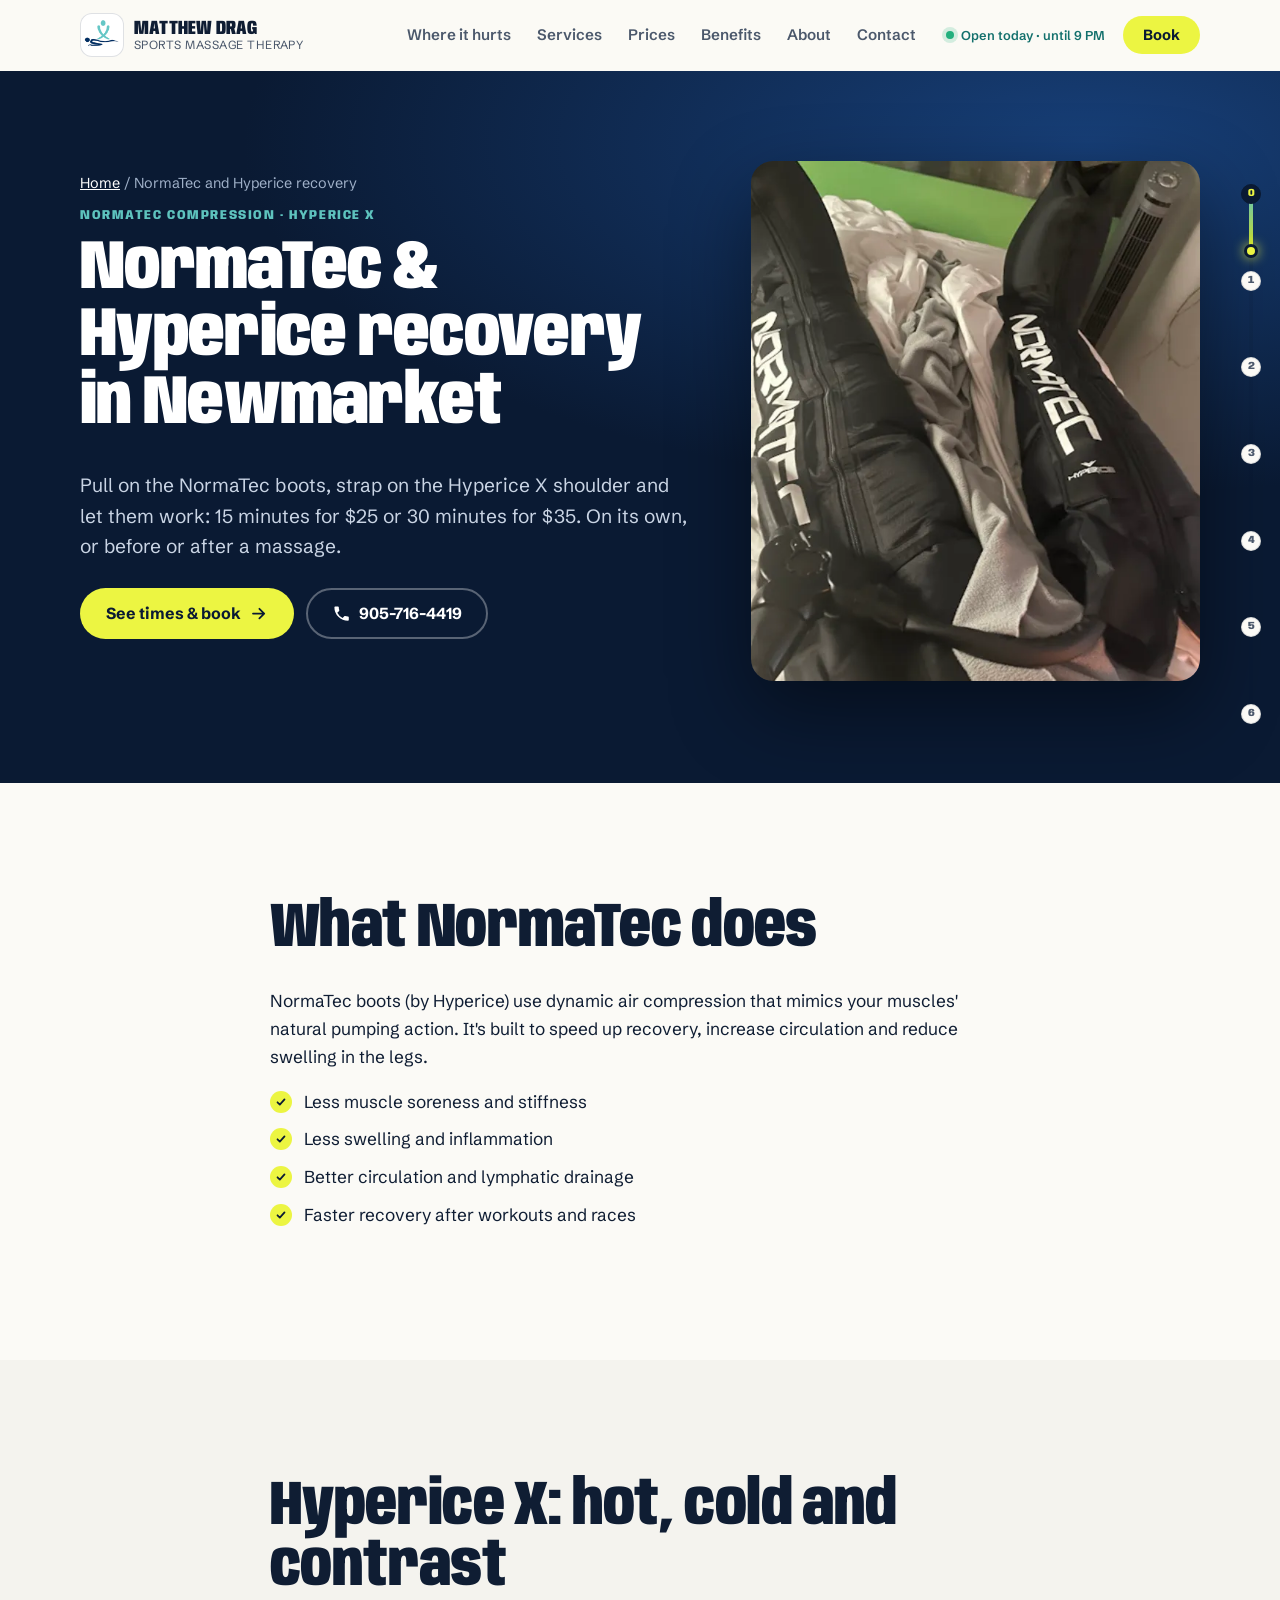
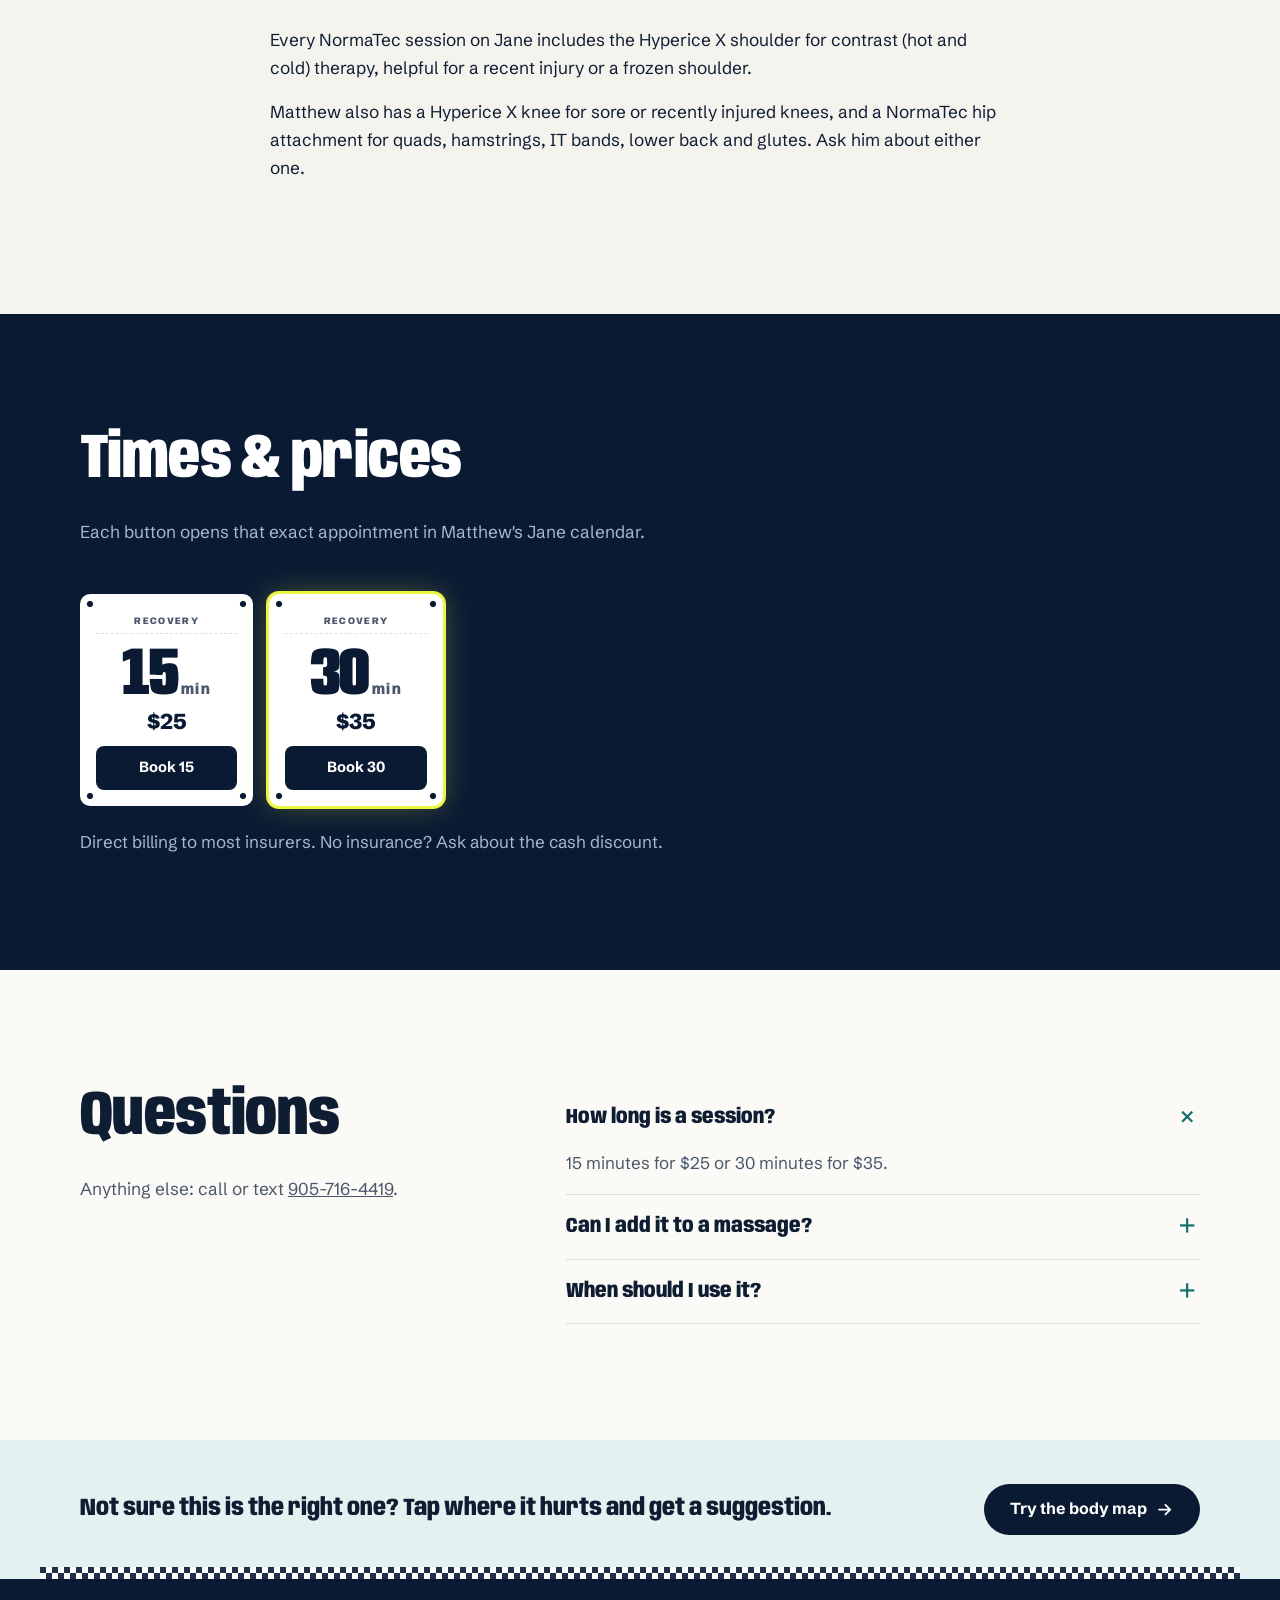
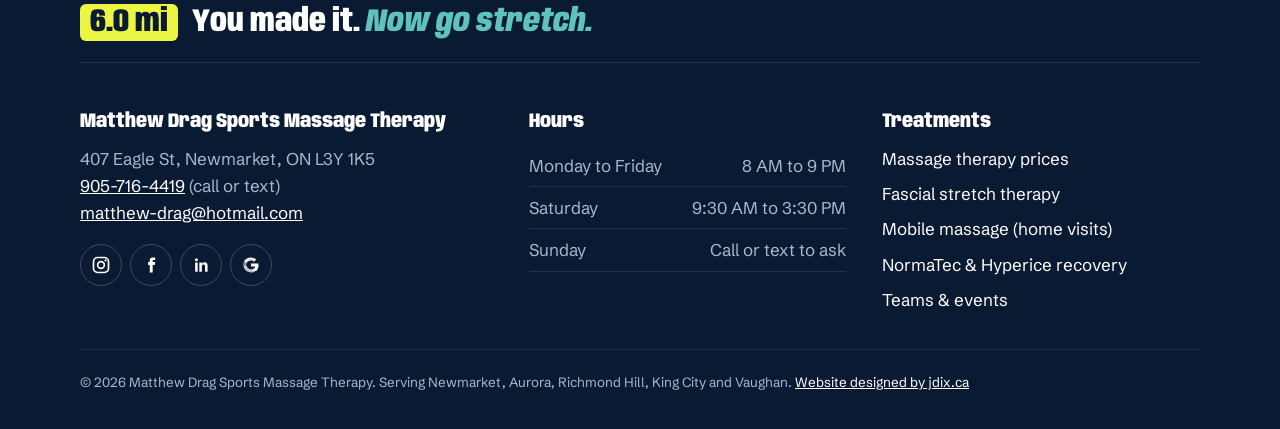
<file: recovery/index.html>
<!doctype html>
<html lang="en-CA">
<head>
<meta charset="utf-8">
<meta name="viewport" content="width=device-width, initial-scale=1">
<title>NormaTec &amp; Hyperice Recovery, Newmarket | Matthew Drag RMT</title>
<meta name="description" content="NormaTec compression boots and Hyperice X contrast therapy in Newmarket. 15 minutes $25, 30 minutes $35. Faster recovery after training and races.">
<link rel="canonical" href="https://jdix22.github.io/matthew-drag-rmt/recovery/">
<meta name="theme-color" content="#0a1a33">
<meta name="robots" content="noindex">
<meta property="og:type" content="website">
<meta property="og:site_name" content="Matthew Drag Sports Massage Therapy">
<meta property="og:title" content="NormaTec &amp; Hyperice Recovery, Newmarket | Matthew Drag RMT">
<meta property="og:description" content="NormaTec compression boots and Hyperice X contrast therapy in Newmarket. 15 minutes $25, 30 minutes $35. Faster recovery after training and races.">
<meta property="og:image" content="https://jdix22.github.io/matthew-drag-rmt/assets/og.png">
<meta property="og:image:width" content="1200">
<meta property="og:image:height" content="630">
<meta property="og:image:alt" content="Matthew Drag Sports Massage Therapy, Newmarket. Should have stretched before that 6 mile run.">
<meta property="og:url" content="https://jdix22.github.io/matthew-drag-rmt/recovery/">
<meta property="og:locale" content="en_CA">
<meta name="twitter:card" content="summary_large_image">
<link rel="icon" href="../favicon.svg" type="image/svg+xml">
<link rel="apple-touch-icon" href="../apple-touch-icon.png">
<link rel="preconnect" href="https://fonts.googleapis.com">
<link rel="preconnect" href="https://fonts.gstatic.com" crossorigin>
<link href="https://fonts.googleapis.com/css2?family=Anybody:ital,wdth,wght@0,62..112,400..900;1,62..112,700..900&family=Sacramento&family=Schibsted+Grotesk:ital,wght@0,400..700;1,400&display=swap" rel="stylesheet">
<link rel="stylesheet" href="../assets/css/site.css?v=3">
<script type="application/ld+json">{"@context":"https://schema.org","@type":"Service","name":"NormaTec and Hyperice recovery","serviceType":"Compression and contrast therapy","description":"NormaTec compression boots and Hyperice X contrast therapy in Newmarket. 15 minutes $25, 30 minutes $35. Faster recovery after training and races.","url":"https://jdix22.github.io/matthew-drag-rmt/recovery/","provider":{"@id":"https://jdix22.github.io/matthew-drag-rmt/#business","@type":"MedicalBusiness","name":"Matthew Drag Sports Massage Therapy","telephone":"+19057164419","address":{"@type":"PostalAddress","streetAddress":"407 Eagle St","addressLocality":"Newmarket","addressRegion":"ON","postalCode":"L3Y 1K5","addressCountry":"CA"}},"areaServed":[{"@type":"City","name":"Newmarket, Ontario"},{"@type":"City","name":"Aurora, Ontario"},{"@type":"City","name":"Richmond Hill, Ontario"},{"@type":"City","name":"King City, Ontario"},{"@type":"City","name":"Vaughan, Ontario"}]}</script>
<script type="application/ld+json">{"@context":"https://schema.org","@type":"BreadcrumbList","itemListElement":[{"@type":"ListItem","position":1,"name":"Home","item":"https://jdix22.github.io/matthew-drag-rmt/"},{"@type":"ListItem","position":2,"name":"NormaTec and Hyperice recovery","item":"https://jdix22.github.io/matthew-drag-rmt/recovery/"}]}</script>
</head>
<body>
<a class="skip" href="#main">Skip to content</a>
<header class="site-header" data-header>
  <div class="wrap header-in">
    <a class="brand" href="../" aria-label="Matthew Drag Sports Massage Therapy, home">
      <span class="brand-chip"><img src="../assets/img/logo-mark.png" alt="" width="40" height="40"></span>
      <span class="brand-words"><b>Matthew Drag</b><small>Sports Massage Therapy</small></span>
    </a>
    <nav class="nav" aria-label="Main"><ul><li><a href="../#body-map">Where it hurts</a></li><li><a href="../#services">Services</a></li><li><a href="../#prices">Prices</a></li><li><a href="../#benefits">Benefits</a></li><li><a href="../#about">About</a></li><li><a href="../#contact">Contact</a></li></ul></nav>
    <span class="open-chip" data-open-chip hidden></span>
    <a class="btn btn-neon btn-sm header-book" href="https://matthewdragmassagetherapy.janeapp.com/#/staff_member/1" data-book-staff target="_blank" rel="noopener">Book</a>
    <button class="menu-btn" type="button" aria-expanded="false" aria-controls="drawer" data-menu><span></span><span></span><span class="sr">Menu</span></button>
  </div>
  <div class="mile-bar" aria-hidden="true"><i data-mile-fill></i><span data-mile-label>0.0 mi</span></div>
</header>
<div class="drawer" id="drawer" data-drawer hidden>
  <ul><li><a href="../#body-map">Where it hurts</a></li><li><a href="../#services">Services</a></li><li><a href="../#prices">Prices</a></li><li><a href="../#benefits">Benefits</a></li><li><a href="../#about">About</a></li><li><a href="../#contact">Contact</a></li></ul>
  <a class="btn btn-neon" href="https://matthewdragmassagetherapy.janeapp.com/#/staff_member/1" target="_blank" rel="noopener">Book online</a>
  <a class="btn btn-ghost-light" href="tel:+19057164419"><svg viewBox="0 0 24 24" aria-hidden="true"><path d="M6.6 10.8a15 15 0 0 0 6.6 6.6l2.2-2.2c.3-.3.7-.4 1-.2 1.1.4 2.3.6 3.6.6.6 0 1 .4 1 1V20c0 .6-.4 1-1 1A17 17 0 0 1 3 4c0-.6.4-1 1-1h3.5c.6 0 1 .4 1 1 0 1.3.2 2.5.6 3.6.1.3 0 .7-.2 1z" fill="currentColor"/></svg> Call or text 905-716-4419</a>
</div>
<aside class="mile-rail" aria-hidden="true" data-mile-rail>
  <div class="rail-track"><i class="rail-fill" data-rail-fill></i><i class="rail-runner" data-rail-runner></i></div>
  <ol><li style="--m:0"><span>0</span></li><li style="--m:1"><span>1</span></li><li style="--m:2"><span>2</span></li><li style="--m:3"><span>3</span></li><li style="--m:4"><span>4</span></li><li style="--m:5"><span>5</span></li><li style="--m:6"><span>6</span></li></ol>
</aside>
<main id="main">
<section class="hero hero-sub" data-mile="0" aria-labelledby="hero-h">
  <div class="wrap hero-grid">
    <div class="hero-copy">
      <p class="crumbs"><a href="../">Home</a> <span aria-hidden="true">/</span> NormaTec and Hyperice recovery</p>
      <p class="eyebrow">NormaTec compression · Hyperice X</p>
      <h1 id="hero-h">NormaTec &amp; Hyperice recovery in Newmarket</h1>
      <p class="lede">Pull on the NormaTec boots, strap on the Hyperice X shoulder and let them work: 15 minutes for $25 or 30 minutes for $35. On its own, or before or after a massage.</p>
      <div class="hero-cta">
        <a class="btn btn-neon" href="#prices">See times &amp; book <svg viewBox="0 0 24 24" aria-hidden="true"><path d="M5 12h13M13 6l6 6-6 6" fill="none" stroke="currentColor" stroke-width="2.2" stroke-linecap="round" stroke-linejoin="round"/></svg></a>
        <a class="btn btn-ghost-light" href="tel:+19057164419"><svg viewBox="0 0 24 24" aria-hidden="true"><path d="M6.6 10.8a15 15 0 0 0 6.6 6.6l2.2-2.2c.3-.3.7-.4 1-.2 1.1.4 2.3.6 3.6.6.6 0 1 .4 1 1V20c0 .6-.4 1-1 1A17 17 0 0 1 3 4c0-.6.4-1 1-1h3.5c.6 0 1 .4 1 1 0 1.3.2 2.5.6 3.6.1.3 0 .7-.2 1z" fill="currentColor"/></svg> 905-716-4419</a>
      </div>
    </div>
    <figure class="hero-photo hero-photo-sm">
      <img src="../assets/img/normatec-compression-boots.webp" width="700" height="710" alt="NormaTec compression boots on the treatment table" fetchpriority="high">
    </figure>
  </div>
</section>

<section class="section prose-sec" data-mile="1.5">
  <div class="wrap prose">
    <h2>What NormaTec does</h2>
    <p>NormaTec boots (by Hyperice) use dynamic air compression that mimics your muscles' natural pumping action. It's built to speed up recovery, increase circulation and reduce swelling in the legs.</p>
<ul class="ticks"><li>Less muscle soreness and stiffness</li><li>Less swelling and inflammation</li><li>Better circulation and lymphatic drainage</li><li>Faster recovery after workouts and races</li></ul>
  </div>
</section>
<section class="section prose-sec alt" data-mile="3">
  <div class="wrap prose">
    <h2>Hyperice X: hot, cold and contrast</h2>
    <p>Every NormaTec session on Jane includes the Hyperice X shoulder for contrast (hot and cold) therapy, helpful for a recent injury or a frozen shoulder.</p>
<p>Matthew also has a Hyperice X knee for sore or recently injured knees, and a NormaTec hip attachment for quads, hamstrings, IT bands, lower back and glutes. Ask him about either one.</p>
  </div>
</section>

<section class="section prices" id="prices" data-mile="5" aria-labelledby="price-h">
  <div class="wrap">
    <header class="sec-head sec-head-row">
      <div><h2 id="price-h">Times &amp; prices</h2>
      <p>Each button opens that exact appointment in Matthew's Jane calendar.</p></div>
      
    </header>
    <ul class="bibs" data-group="recovery">
  <li class="bib">
    <span class="bib-top">RECOVERY</span>
    <span class="bib-num">15<small>min</small></span>
    <span class="bib-price">$25</span>
    <a class="bib-book" href="https://matthewdragmassagetherapy.janeapp.com/#/discipline/4/treatment/24" data-first="https://matthewdragmassagetherapy.janeapp.com/#/discipline/4/treatment/24" data-back="https://matthewdragmassagetherapy.janeapp.com/#/discipline/4/treatment/24" target="_blank" rel="noopener" aria-label="Book 15 minute recovery, $25">Book 15</a>
  </li>
  <li class="bib bib-pop">
    <span class="bib-top">RECOVERY</span>
    <span class="bib-num">30<small>min</small></span>
    <span class="bib-price">$35</span>
    <a class="bib-book" href="https://matthewdragmassagetherapy.janeapp.com/#/discipline/4/treatment/25" data-first="https://matthewdragmassagetherapy.janeapp.com/#/discipline/4/treatment/25" data-back="https://matthewdragmassagetherapy.janeapp.com/#/discipline/4/treatment/25" target="_blank" rel="noopener" aria-label="Book 30 minute recovery, $35">Book 30</a>
  </li>
</ul>
    <p class="price-foot">Direct billing to most insurers. No insurance? Ask about the cash discount.</p>
  </div>
</section>

<section class="section faq" data-mile="5.6" aria-labelledby="faq-h">
  <div class="wrap faq-grid">
    <header class="sec-head"><h2 id="faq-h">Questions</h2>
    <p>Anything else: call or text <a href="tel:+19057164419">905-716-4419</a>.</p></header>
    <div class="faq-list">
      <details open><summary>How long is a session?</summary><p>15 minutes for $25 or 30 minutes for $35.</p></details><details><summary>Can I add it to a massage?</summary><p>Yes. Book the massage and the recovery session back to back, or ask Matthew at your visit.</p></details><details><summary>When should I use it?</summary><p>Many athletes use compression a day or two after a hard session or race to flush out their legs.</p></details>
    </div>
  </div>
</section>

<section class="section next-up">
  <div class="wrap next-grid">
    <p>Not sure this is the right one? Tap where it hurts and get a suggestion.</p>
    <a class="btn btn-ink" href="../#body-map">Try the body map <svg viewBox="0 0 24 24" aria-hidden="true"><path d="M5 12h13M13 6l6 6-6 6" fill="none" stroke="currentColor" stroke-width="2.2" stroke-linecap="round" stroke-linejoin="round"/></svg></a>
  </div>
</section>
</main>
<footer class="site-footer">
  <div class="wrap">
    <p class="finish" aria-hidden="true"><span class="finish-mi">6.0 mi</span> You made it. <em>Now go stretch.</em></p>
    <div class="foot-grid">
      <div>
        <p class="foot-name">Matthew Drag Sports Massage Therapy</p>
        <p>407 Eagle St, Newmarket, ON L3Y 1K5<br>
        <a href="tel:+19057164419">905-716-4419</a> (call or text)<br>
        <a href="mailto:matthew-drag@hotmail.com">matthew-drag@hotmail.com</a></p>
        <ul class="socials">
  <li><a href="https://www.instagram.com/matthewdrag_rmt/" target="_blank" rel="noopener" aria-label="Instagram @matthewdrag_rmt"><svg viewBox="0 0 24 24" aria-hidden="true"><rect x="3" y="3" width="18" height="18" rx="5" fill="none" stroke="currentColor" stroke-width="2"/><circle cx="12" cy="12" r="4" fill="none" stroke="currentColor" stroke-width="2"/><circle cx="17.5" cy="6.5" r="1.3" fill="currentColor"/></svg></a></li>
  <li><a href="https://www.facebook.com/MatthewDragRMT/" target="_blank" rel="noopener" aria-label="Facebook"><svg viewBox="0 0 24 24" aria-hidden="true"><path d="M14 8.5V7c0-.8.5-1 1-1h2V3h-3c-2.8 0-3.5 2-3.5 3.6v1.9H8.5V12h2v9H14v-9h2.6l.4-3.5z" fill="currentColor"/></svg></a></li>
  <li><a href="https://www.linkedin.com/in/matthew-drag-49b091107/" target="_blank" rel="noopener" aria-label="LinkedIn"><svg viewBox="0 0 24 24" aria-hidden="true"><path d="M5 9h3v11H5zM6.5 4a1.8 1.8 0 1 1 0 3.6 1.8 1.8 0 0 1 0-3.6zM10 9h2.9v1.5c.4-.8 1.5-1.7 3.1-1.7 3.2 0 3.9 2 3.9 4.7V20h-3v-5.6c0-1.3 0-3-1.9-3s-2 1.4-2 2.9V20h-3z" fill="currentColor"/></svg></a></li>
  <li><a href="https://www.google.com/maps/place/Matthew+Drag+Sports+Massage+Therapy/@44.0496904,-79.4597685,16z/data=!4m8!3m7!1s0x882ad3ec379250ff:0x73b99aeb7281edcd!8m2!3d44.0496904!4d-79.4597685!9m1!1b1!16s%2Fg%2F11p5f_sc5_" target="_blank" rel="noopener" aria-label="Google reviews"><svg viewBox="0 0 24 24" aria-hidden="true"><path d="M21 12.2c0-.7-.1-1.3-.2-1.9H12v3.6h5.1a4.4 4.4 0 0 1-1.9 2.9v2.4h3c1.8-1.6 2.8-4 2.8-7z" fill="currentColor"/><path d="M12 21c2.5 0 4.6-.8 6.2-2.3l-3-2.4c-.8.6-1.9.9-3.2.9-2.4 0-4.5-1.6-5.2-3.9H3.7v2.4A9.4 9.4 0 0 0 12 21z" fill="currentColor" opacity=".75"/><path d="M6.8 13.3a5.6 5.6 0 0 1 0-3.6V7.3H3.7a9.4 9.4 0 0 0 0 8.4z" fill="currentColor" opacity=".55"/><path d="M12 6.7c1.4 0 2.6.5 3.6 1.4l2.7-2.7A9 9 0 0 0 12 3a9.4 9.4 0 0 0-8.3 4.3l3.1 2.4C7.5 8.3 9.6 6.7 12 6.7z" fill="currentColor" opacity=".9"/></svg></a></li>
</ul>
      </div>
      <div>
        <p class="foot-h">Hours</p>
        <ul class="hours"><li><span>Monday to Friday</span><span>8 AM to 9 PM</span></li><li><span>Saturday</span><span>9:30 AM to 3:30 PM</span></li><li><span>Sunday</span><span>Call or text to ask</span></li></ul>
      </div>
      <div>
        <p class="foot-h">Treatments</p>
        <ul class="foot-links">
          <li><a href="../#prices">Massage therapy prices</a></li>
          <li><a href="../fascial-stretch-therapy/">Fascial stretch therapy</a></li>
          <li><a href="../mobile-massage/">Mobile massage (home visits)</a></li>
          <li><a href="../recovery/">NormaTec &amp; Hyperice recovery</a></li>
          <li><a href="../#teams">Teams &amp; events</a></li>
        </ul>
      </div>
    </div>
    <p class="fine">© <span data-yr>2026</span> Matthew Drag Sports Massage Therapy. Serving Newmarket, Aurora, Richmond Hill, King City and Vaughan. <a href="https://jdix.ca" rel="noopener">Website designed by jdix.ca</a></p>
  </div>
</footer>
<script src="../assets/js/data.js?v=3"></script>
<script src="../assets/js/site.js?v=3" defer></script>
</body>
</html>
</file>
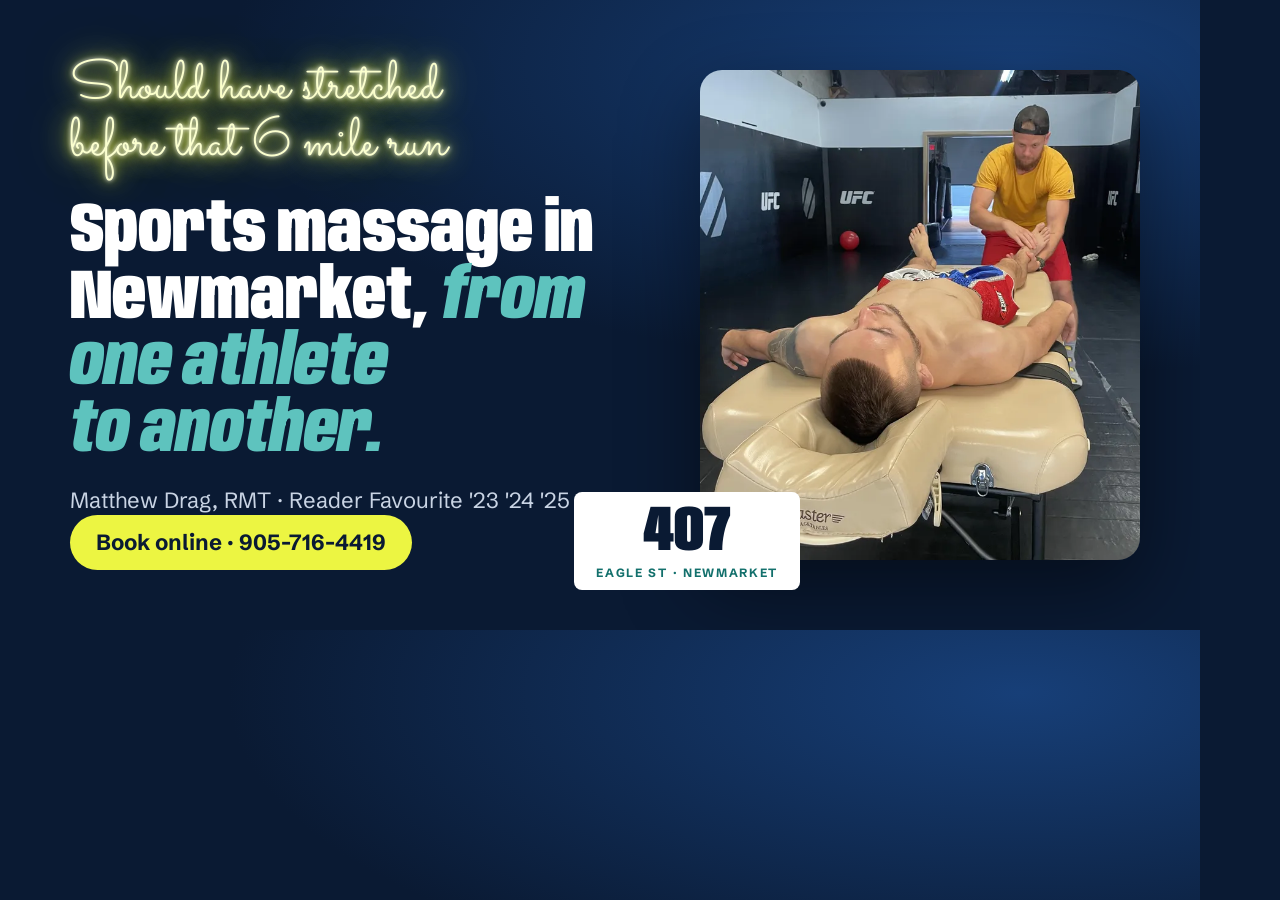
<file: _src/og.html>
<!doctype html><html><head><meta charset="utf-8">
<link href="https://fonts.googleapis.com/css2?family=Anybody:ital,wdth,wght@0,62..112,400..900;1,62..112,700..900&family=Sacramento&family=Schibsted+Grotesk:wght@400..700&display=block" rel="stylesheet">
<style>html,body{margin:0;width:1200px;height:630px;overflow:hidden}
body{background:radial-gradient(120% 90% at 85% 10%,#173f78 0%,#0a1a33 55%);color:#fff;font-family:'Schibsted Grotesk';position:relative}
.ph{position:absolute;right:60px;top:70px;width:440px;height:490px;border-radius:22px;background:url(../assets/img/sports-massage-athlete.webp) center/cover;box-shadow:0 30px 80px rgba(0,0,0,.45)}
.bib{position:absolute;right:400px;bottom:40px;background:#fff;color:#0a1a33;border-radius:8px;padding:12px 22px 10px;text-align:center;font:900 64px/.9 Anybody;font-stretch:66%}
.bib small{display:block;font:700 12px/1.2 'Schibsted Grotesk';letter-spacing:.14em;color:#13706c;margin-top:4px}
.c{position:absolute;left:70px;top:60px;width:620px}
.neon{font:400 54px/1.05 Sacramento;color:#fbffcf;text-shadow:0 0 4px #fff,0 0 12px #ecf542,0 0 28px #ecf542,0 0 52px rgba(236,245,66,.55);margin-bottom:26px}
h1{font:900 70px/.95 Anybody;font-stretch:66%;font-variation-settings:'wdth' 66;margin:0 0 22px}h1 em{color:#5ec3be}
p{font-size:22px;color:#c9d4e4;margin:0}
.b{position:absolute;left:70px;bottom:60px;background:#ecf542;color:#0a1a33;font-weight:700;font-size:22px;padding:14px 26px;border-radius:999px}
</style></head><body>
<div class="ph"></div><div class="bib">407<small>EAGLE ST · NEWMARKET</small></div>
<div class="c"><div class="neon">Should have stretched<br>before that 6 mile run</div>
<h1>Sports massage in Newmarket, <em>from one athlete<br>to another.</em></h1>
<p>Matthew Drag, RMT · Reader Favourite '23 '24 '25</p></div>
<div class="b">Book online · 905-716-4419</div>
</body></html>
</file>
<file: assets/css/site.css>
/* Matthew Drag Sports Massage Therapy
   Palette: logo navy + logo teal + the yellow neon sign in his clinic. */
:root {
  --ink: #0a1a33;
  --navy: #10305e;
  --teal: #5ec3be;
  --teal-ink: #13706c;
  --teal-wash: #e3f2f0;
  --neon: #ecf542;
  --neon-deep: #d4de1c;
  --chalk: #f4f3ee;
  --paper: #fbfaf6;
  --text: #0f1d33;
  --muted: #4b586b;
  --line: rgba(10, 26, 51, .13);
  --r: 16px;
  --display: 'Anybody', 'Arial Narrow', sans-serif;
  --body: 'Schibsted Grotesk', system-ui, sans-serif;
  --script: 'Sacramento', cursive;
  --wrap: 1200px;
  --gut: clamp(16px, 4vw, 40px);
}
*, *::before, *::after { box-sizing: border-box; }
html { scroll-behavior: smooth; scroll-padding-top: 84px; -webkit-text-size-adjust: 100%; }
body { margin: 0; font: 400 17px/1.6 var(--body); color: var(--text); background: var(--paper); overflow-x: hidden; }
img { max-width: 100%; height: auto; display: block; }
a { color: inherit; }
p { margin: 0 0 1em; }
h1, h2, h3 { font-family: var(--display); font-stretch: 72%; line-height: .98; margin: 0 0 .45em; letter-spacing: -.01em; }
h2 { font-size: clamp(2.2rem, 5vw, 3.9rem); font-weight: 850; }
h3 { font-size: 1.45rem; font-weight: 800; font-stretch: 80%; line-height: 1.05; }
.wrap { max-width: var(--wrap); margin: 0 auto; padding: 0 var(--gut); }
.sr { position: absolute; width: 1px; height: 1px; overflow: hidden; clip: rect(0 0 0 0); }
.skip { position: absolute; left: -999px; top: 8px; z-index: 100; background: var(--neon); color: var(--ink); padding: 10px 16px; border-radius: 8px; font-weight: 700; }
.skip:focus { left: 8px; }
:focus-visible { outline: 3px solid var(--teal); outline-offset: 3px; border-radius: 6px; }
svg { flex: none; }

/* ---------- buttons ---------- */
.btn { display: inline-flex; align-items: center; justify-content: center; gap: .5em; padding: 14px 24px; border-radius: 999px; font: 700 1rem/1.1 var(--body); text-decoration: none; border: 2px solid transparent; cursor: pointer; transition: transform .15s, background .2s, color .2s, border-color .2s; white-space: nowrap; }
.btn svg { width: 1.15em; height: 1.15em; }
.btn:hover { transform: translateY(-2px); }
.btn:active { transform: translateY(0); }
.btn-sm { padding: 9px 18px; font-size: .92rem; }
.btn-neon { background: var(--neon); color: var(--ink); box-shadow: 0 0 0 0 rgba(236, 245, 66, .5); }
.btn-neon:hover { background: #f4fa86; box-shadow: 0 0 26px rgba(236, 245, 66, .45); }
.btn-ghost-light { color: #fff; border-color: rgba(255, 255, 255, .32); }
.btn-ghost-light:hover { border-color: var(--teal); color: var(--teal); }
.btn-ink { background: var(--ink); color: #fff; }
.btn-ink:hover { background: var(--navy); }
.btn-ink-line { border-color: var(--ink); color: var(--ink); }
.btn-ink-line:hover { background: var(--ink); color: #fff; }

/* ---------- header ---------- */
.site-header { position: sticky; top: 0; z-index: 40; background: rgba(251, 250, 246, .9); backdrop-filter: saturate(1.4) blur(12px); -webkit-backdrop-filter: saturate(1.4) blur(12px); border-bottom: 1px solid transparent; transition: border-color .2s, box-shadow .2s; }
.site-header.scrolled { border-color: var(--line); box-shadow: 0 6px 24px rgba(10, 26, 51, .06); }
.header-in { display: flex; align-items: center; gap: 18px; height: 70px; }
.brand { display: flex; align-items: center; gap: 10px; text-decoration: none; margin-right: auto; }
.brand-chip { width: 44px; height: 44px; border-radius: 12px; background: #fff; display: grid; place-items: center; box-shadow: inset 0 0 0 1px var(--line); }
.brand-chip img { width: 36px; height: 36px; }
.brand-words { display: flex; flex-direction: column; line-height: 1.05; }
.brand-words b { font: 850 1.22rem/1 var(--display); font-stretch: 72%; letter-spacing: .01em; text-transform: uppercase; }
.brand-words small { font-size: .74rem; color: var(--muted); letter-spacing: .04em; text-transform: uppercase; }
.nav ul { display: flex; gap: 2px; list-style: none; margin: 0; padding: 0; }
.nav a { display: block; padding: 8px 12px; border-radius: 999px; text-decoration: none; font-weight: 600; font-size: .95rem; color: var(--muted); }
.nav a:hover { color: var(--ink); background: rgba(10, 26, 51, .06); }
.open-chip { display: inline-flex; align-items: center; gap: 7px; font-size: .8rem; font-weight: 600; color: var(--muted); white-space: nowrap; }
.open-chip::before { content: ""; width: 8px; height: 8px; border-radius: 50%; background: #9aa3b0; }
.open-chip.is-open { color: var(--teal-ink); }
.open-chip.is-open::before { background: #22b07d; box-shadow: 0 0 0 4px rgba(34, 176, 125, .18); }
.menu-btn { display: none; width: 46px; height: 46px; border-radius: 12px; border: 1px solid var(--line); background: #fff; cursor: pointer; position: relative; }
.menu-btn span:not(.sr) { position: absolute; left: 12px; right: 12px; height: 2px; background: var(--ink); transition: transform .25s; }
.menu-btn span:nth-child(1) { top: 18px; }
.menu-btn span:nth-child(2) { top: 26px; }
.menu-btn[aria-expanded="true"] span:nth-child(1) { transform: translateY(4px) rotate(45deg); }
.menu-btn[aria-expanded="true"] span:nth-child(2) { transform: translateY(-4px) rotate(-45deg); }
.drawer { position: fixed; inset: 70px 0 0; z-index: 39; background: var(--ink); padding: 24px var(--gut) 40px; display: flex; flex-direction: column; gap: 14px; overflow: auto; }
.drawer[hidden] { display: none; }
.drawer ul { list-style: none; margin: 0 0 12px; padding: 0; }
.drawer li a { display: block; padding: 14px 0; color: #fff; text-decoration: none; font: 800 2rem/1 var(--display); font-stretch: 72%; border-bottom: 1px solid rgba(255, 255, 255, .1); }
.drawer .btn { width: 100%; }

/* mile progress: bar on small screens, rail on wide */
.mile-bar { position: absolute; left: 0; right: 0; bottom: -3px; height: 3px; background: transparent; display: none; }
.mile-bar i { position: absolute; inset: 0 auto 0 0; width: 0; background: linear-gradient(90deg, var(--teal), var(--neon)); }
.mile-bar span { position: absolute; right: 8px; top: 6px; font: 800 .7rem/1 var(--display); font-stretch: 80%; background: var(--ink); color: var(--neon); padding: 4px 7px; border-radius: 999px; opacity: 0; transition: opacity .3s; }
.mile-bar.show span { opacity: 1; }
.mile-rail { position: fixed; right: 14px; top: 50%; height: min(58vh, 520px); transform: translateY(-50%); z-index: 30; width: 30px; display: none; pointer-events: none; }
.rail-track { position: absolute; left: 50%; top: 0; bottom: 0; width: 4px; margin-left: -2px; border-radius: 4px; background: rgba(10, 26, 51, .12); }
.rail-fill { position: absolute; left: 0; right: 0; top: 0; height: 0; border-radius: 4px; background: linear-gradient(var(--teal), var(--neon-deep)); }
.rail-runner { position: absolute; left: 50%; top: 0; width: 14px; height: 14px; margin: -7px 0 0 -7px; border-radius: 50%; background: var(--neon); border: 3px solid var(--ink); box-shadow: 0 0 12px rgba(236, 245, 66, .8); }
.mile-rail ol { list-style: none; margin: 0; padding: 0; position: absolute; inset: 0; }
.mile-rail li { position: absolute; left: 0; right: 0; top: calc(var(--m) / 6 * 100%); transform: translateY(-50%); text-align: center; }
.mile-rail li span { display: inline-block; font: 800 .66rem/1 var(--display); color: var(--muted); background: var(--paper); border: 1px solid var(--line); border-radius: 999px; width: 20px; height: 20px; line-height: 18px; }
.mile-rail li.passed span { background: var(--ink); color: var(--neon); border-color: var(--ink); }
.mile-rail.on-dark .rail-track { background: rgba(255, 255, 255, .18); }

/* ---------- hero ---------- */
.hero { position: relative; background: radial-gradient(120% 90% at 85% 10%, #173f78 0%, var(--ink) 55%); color: #e8eef7; overflow: hidden; padding: clamp(40px, 7vw, 96px) 0 clamp(56px, 8vw, 110px); }
.lanes { position: absolute; inset: 0; width: 100%; height: 100%; }
.lanes path { fill: none; stroke: rgba(94, 195, 190, .16); stroke-width: 1.5; stroke-dasharray: 10 14; }
.hero-grid { position: relative; display: grid; grid-template-columns: 1.15fr .85fr; gap: clamp(28px, 5vw, 70px); align-items: center; }
.hero h1 { font-size: clamp(2.5rem, 5.4vw, 4.5rem); font-weight: 900; color: #fff; }
.hero h1 em { font-style: italic; color: var(--teal); font-weight: 850; }
.hero .lede { font-size: clamp(1.05rem, 1.6vw, 1.2rem); max-width: 40em; color: #c9d4e4; }
.hero-cta { display: flex; flex-wrap: wrap; gap: 12px; margin: 26px 0 30px; }
.eyebrow { font: 800 .82rem/1 var(--display); font-stretch: 90%; letter-spacing: .12em; text-transform: uppercase; color: var(--teal); }
.crumbs { font-size: .9rem; color: #9fb0c8; }
.crumbs a { color: #fff; }

.neon { font: 400 clamp(2rem, 4.6vw, 3.4rem)/1.05 var(--script); color: #fbffcf; margin: 0 0 14px; text-shadow: 0 0 4px #fff, 0 0 12px var(--neon), 0 0 28px var(--neon), 0 0 52px rgba(236, 245, 66, .55); animation: neon-on 2.4s steps(1) both, hum 6s ease-in-out 2.4s infinite; }
.neon span { display: inline-block; }
.neon-b { animation: neon-b 2.6s steps(1) both; }
@keyframes neon-on { 0% { opacity: 0; } 8% { opacity: .9; } 10% { opacity: .1; } 16% { opacity: 1; } 18% { opacity: .2; } 24%, 100% { opacity: 1; } }
@keyframes neon-b { 0%, 30% { opacity: .08; } 34% { opacity: 1; } 37% { opacity: .2; } 44%, 100% { opacity: 1; } }
@keyframes hum { 0%, 100% { filter: brightness(1); } 48% { filter: brightness(1); } 50% { filter: brightness(.8); } 52% { filter: brightness(1.05); } }

.proof { list-style: none; padding: 0; margin: 0; display: grid; grid-template-columns: repeat(3, auto); justify-content: start; gap: 12px 28px; }
.proof li { display: flex; flex-direction: column; padding-left: 14px; border-left: 3px solid var(--teal); }
.proof a { display: flex; flex-direction: column; text-decoration: none; }
.proof b { font: 850 1.15rem/1.1 var(--display); font-stretch: 78%; color: #fff; }
.proof span { font-size: .84rem; color: #9fb0c8; }
.proof a:hover b { color: var(--neon); }

.hero-photo { position: relative; margin: 0; }
.hero-photo img { width: 100%; aspect-ratio: 1; object-fit: cover; border-radius: 22px; box-shadow: 0 30px 80px rgba(0, 0, 0, .45); }
.hero-photo-sm img { aspect-ratio: 4/5; max-height: 520px; }
.bib-tag { position: absolute; left: -18px; bottom: 26px; background: #fff; color: var(--ink); border-radius: 8px; padding: 12px 22px 10px; text-align: center; font: 900 3rem/.9 var(--display); font-stretch: 68%; box-shadow: 0 14px 30px rgba(0, 0, 0, .35);
  background-image: radial-gradient(circle at 9px 9px, var(--ink) 2.5px, transparent 3.5px), radial-gradient(circle at calc(100% - 9px) 9px, var(--ink) 2.5px, transparent 3.5px), radial-gradient(circle at 9px calc(100% - 9px), var(--ink) 2.5px, transparent 3.5px), radial-gradient(circle at calc(100% - 9px) calc(100% - 9px), var(--ink) 2.5px, transparent 3.5px); }
.bib-tag span { display: block; font-size: .8rem; letter-spacing: .14em; color: var(--muted); font-stretch: 100%; }
.bib-tag small { display: block; font: 700 .62rem/1.2 var(--body); letter-spacing: .14em; text-transform: uppercase; color: var(--teal-ink); margin-top: 4px; }

/* ---------- sections ---------- */
.section { padding: clamp(64px, 9vw, 116px) 0; position: relative; }
.sec-head { max-width: 700px; margin-bottom: clamp(28px, 4vw, 48px); }
.sec-head > p:last-child, .sec-head div > p:last-child { color: var(--muted); font-size: 1.08rem; margin-bottom: 0; }
.sec-head-row { max-width: none; display: flex; justify-content: space-between; align-items: flex-end; gap: 24px; flex-wrap: wrap; }
.sec-head-row > div { max-width: 680px; }
.mile-tag { display: inline-flex; align-items: center; gap: 8px; font: 800 .78rem/1 var(--display); font-stretch: 90%; letter-spacing: .14em; text-transform: uppercase; color: var(--teal-ink); border: 1.5px solid currentColor; padding: 6px 12px 6px 10px; border-radius: 999px; margin-bottom: 18px; }
.mile-tag::before { content: ""; width: 8px; height: 8px; border-radius: 50%; background: var(--neon-deep); box-shadow: 0 0 0 2px var(--ink); }
.fine-print { font-size: .84rem; color: var(--muted); margin: 12px 0 0; }
.chips { list-style: none; padding: 0; margin: 0 0 24px; display: flex; flex-wrap: wrap; gap: 8px; }
.chips li { padding: 7px 14px; border-radius: 999px; background: #fff; border: 1px solid var(--line); font-size: .9rem; font-weight: 600; }
.chips-dark li { background: rgba(255, 255, 255, .07); border-color: rgba(255, 255, 255, .16); color: #e8eef7; }

/* ---------- body map ---------- */
.body-map { background: var(--chalk); }
.map-grid { display: grid; grid-template-columns: minmax(220px, 330px) 1fr; gap: clamp(24px, 5vw, 64px); align-items: start; }
.figure-wrap { position: relative; background: radial-gradient(closest-side, #fff, transparent); border-radius: 50%; }
.figure { width: 100%; height: auto; max-height: 560px; overflow: visible; }
.fig-body path { fill: var(--navy); }
.fig-body .fig-limb, .fig-body .fig-leg { fill: none; stroke: var(--navy); stroke-linecap: round; }
.fig-body .fig-limb { stroke-width: 19; }
.fig-body .fig-leg { stroke-width: 27; }
.fig-head { fill: var(--teal); }
.spot { cursor: pointer; }
.spot-halo { fill: rgba(236, 245, 66, .0); stroke: var(--neon-deep); stroke-width: 2; opacity: .9; transform-box: fill-box; transform-origin: center; animation: pulse 2.2s ease-out infinite; }
.spot-dot { fill: #fff; stroke: var(--ink); stroke-width: 2.5; transition: fill .2s; }
.spot:hover .spot-dot { fill: var(--neon); }
.spot.on .spot-dot { fill: var(--neon); stroke-width: 3; }
.spot.on .spot-halo { fill: rgba(236, 245, 66, .45); animation: none; transform: scale(1.35); }
@keyframes pulse { 0% { transform: scale(.6); opacity: .9; } 100% { transform: scale(1.5); opacity: 0; } }
.zone-list { list-style: none; padding: 0; margin: 0 0 22px; display: flex; flex-wrap: wrap; gap: 8px; }
.zone-list button { font: 600 .95rem/1 var(--body); padding: 11px 16px; border-radius: 999px; border: 1.5px solid var(--line); background: #fff; color: var(--text); cursor: pointer; transition: background .15s, color .15s, border-color .15s; }
.zone-list button:hover { border-color: var(--ink); }
.zone-list button[aria-pressed="true"] { background: var(--ink); color: var(--neon); border-color: var(--ink); }
.zone-card { background: #fff; border-radius: var(--r); padding: clamp(20px, 3vw, 32px); box-shadow: 0 1px 0 var(--line), 0 18px 40px rgba(10, 26, 51, .07); min-height: 220px; }
.zone-empty { color: var(--muted); margin: 0; display: flex; align-items: center; gap: 10px; min-height: 160px; justify-content: center; text-align: center; }
.zone-card h3 { font-size: 2rem; margin-bottom: 6px; }
.zone-card .why { color: var(--muted); margin-bottom: 18px; }
.zone-rows { display: grid; grid-template-columns: repeat(3, 1fr); gap: 12px; margin-bottom: 18px; }
.zone-rows div { background: var(--chalk); border-radius: 12px; padding: 12px 14px; }
.zone-rows dt { font: 800 .7rem/1 var(--display); letter-spacing: .12em; text-transform: uppercase; color: var(--teal-ink); margin-bottom: 6px; }
.zone-rows dd { margin: 0; font-weight: 700; line-height: 1.3; }
.zone-card .care { font-size: .9rem; background: #fff9d6; border-left: 3px solid var(--neon-deep); padding: 10px 12px; border-radius: 0 8px 8px 0; }
.zone-actions { display: flex; flex-wrap: wrap; gap: 10px; align-items: center; }
.zone-fade { animation: fade .35s ease both; }
@keyframes fade { from { opacity: 0; transform: translateY(6px); } to { opacity: 1; transform: none; } }

/* ---------- services ---------- */
.svc-grid { display: grid; grid-template-columns: repeat(4, 1fr); gap: 18px; }
.svc { background: #fff; border-radius: var(--r); overflow: hidden; display: flex; flex-direction: column; box-shadow: 0 1px 0 var(--line), 0 10px 30px rgba(10, 26, 51, .05); }
.svc img { width: 100%; aspect-ratio: 4/3; object-fit: cover; }
.svc > div { padding: 20px 20px 22px; display: flex; flex-direction: column; flex: 1; }
.svc p { color: var(--muted); font-size: .97rem; }
.svc-wide { grid-column: 1 / -1; display: grid; grid-template-columns: 1.1fr 1fr; }
.svc-wide img { aspect-ratio: auto; height: 100%; min-height: 280px; }
.svc-wide > div { justify-content: center; padding: clamp(24px, 4vw, 48px); }
.svc-wide .more { margin-top: 8px; }
.svc-wide h3 { font-size: 2.2rem; }
.svc-wide p { font-size: 1.08rem; }
.more { margin-top: auto; display: inline-flex; align-items: center; gap: 6px; font-weight: 700; text-decoration: none; color: var(--teal-ink); }
.more svg { width: 18px; height: 18px; transition: transform .2s; }
.more:hover svg { transform: translateX(4px); }

/* ---------- prices (bibs) ---------- */
.prices { background: var(--ink); color: #e8eef7; }
.prices h2 { color: #fff; }
.prices .sec-head p { color: #a9b8cd !important; }
.prices .mile-tag { color: var(--teal); }
.prices .mile-tag::before { box-shadow: 0 0 0 2px #fff; }
.visit-toggle { display: inline-flex; background: rgba(255, 255, 255, .08); border-radius: 999px; padding: 4px; }
.visit-toggle button { font: 700 .92rem/1 var(--body); border: 0; background: transparent; color: #c9d4e4; padding: 11px 18px; border-radius: 999px; cursor: pointer; }
.visit-toggle button[aria-checked="true"] { background: #fff; color: var(--ink); }
.tabs { display: flex; flex-wrap: wrap; gap: 8px; margin-bottom: 18px; }
.tabs button { font: 700 .95rem/1 var(--body); padding: 12px 18px; border-radius: 999px; border: 1.5px solid rgba(255, 255, 255, .2); background: transparent; color: #fff; cursor: pointer; }
.tabs button[aria-selected="true"] { background: var(--neon); color: var(--ink); border-color: var(--neon); }
.panel-note { color: #a9b8cd; max-width: 60em; }
.bibs { list-style: none; padding: 0; margin: 0; display: grid; grid-template-columns: repeat(auto-fill, minmax(158px, 1fr)); gap: 16px; }
.bib { position: relative; background: #fff; color: var(--ink); border-radius: 10px; padding: 22px 16px 16px; text-align: center; display: flex; flex-direction: column; align-items: center; gap: 4px; transition: transform .2s, box-shadow .2s;
  background-image: radial-gradient(circle at 10px 10px, var(--ink) 2.6px, transparent 3.6px), radial-gradient(circle at calc(100% - 10px) 10px, var(--ink) 2.6px, transparent 3.6px), radial-gradient(circle at 10px calc(100% - 10px), var(--ink) 2.6px, transparent 3.6px), radial-gradient(circle at calc(100% - 10px) calc(100% - 10px), var(--ink) 2.6px, transparent 3.6px); }
.bib:hover { transform: translateY(-4px) rotate(-.6deg); box-shadow: 0 16px 34px rgba(0, 0, 0, .35); }
.bib-top { font: 800 .6rem/1.2 var(--display); letter-spacing: .14em; color: var(--muted); padding-bottom: 6px; border-bottom: 1.5px dashed var(--line); width: 100%; }
.bib-num { font: 900 4.2rem/.9 var(--display); font-stretch: 64%; letter-spacing: -.02em; margin-top: 8px; }
.bib-num small { font: 800 .9rem/1 var(--display); font-stretch: 90%; letter-spacing: .1em; margin-left: 3px; color: var(--muted); }
.bib-price { font: 800 1.35rem/1 var(--body); margin-bottom: 10px; }
.bib-price small { font-size: .72rem; font-weight: 600; color: var(--muted); }
.bib-book { width: 100%; padding: 10px 0; background: var(--ink); color: #fff; border-radius: 8px; text-decoration: none; font-weight: 700; font-size: .92rem; transition: background .15s, color .15s; }
.bib-book:hover { background: var(--teal); color: var(--ink); }
.bib-pop { box-shadow: 0 0 0 3px var(--neon), 0 0 30px rgba(236, 245, 66, .3); }
.price-foot { margin: 22px 0 0; color: #a9b8cd; }
.price-foot span { color: #fff; }
section:not(.prices) .bib { box-shadow: 0 1px 0 var(--line), 0 10px 26px rgba(10, 26, 51, .08); }
section:not(.prices) .price-foot { color: var(--muted); }
section:not(.prices) .price-foot span { color: var(--text); }

/* ---------- benefits ---------- */
.benefits { background: var(--teal-wash); }
.ben-grid { display: grid; grid-template-columns: 1.1fr .9fr; gap: clamp(28px, 5vw, 70px); align-items: start; }
.countdown { font-size: clamp(1.15rem, 2vw, 1.4rem); line-height: 1.45; margin-bottom: 30px; }
.countdown mark { background: var(--neon); color: var(--ink); padding: 0 .25em; border-radius: 4px; font: 900 1.6em/1 var(--display); font-stretch: 70%; }
.calc { background: var(--ink); color: #fff; border-radius: 20px; padding: clamp(22px, 3.5vw, 36px); box-shadow: 0 24px 60px rgba(10, 26, 51, .25); }
.calc h3 { color: #fff; font-size: 1.8rem; }
.calc label { display: block; font-size: .9rem; color: #a9b8cd; margin-bottom: 8px; }
.money { display: flex; align-items: center; background: #fff; border-radius: 12px; padding: 0 16px; }
.money span { font: 900 2rem/1 var(--display); color: var(--ink); }
.money input { border: 0; outline: 0; width: 100%; font: 900 2.4rem/1 var(--display); font-stretch: 70%; color: var(--ink); padding: 10px 8px; background: transparent; }
.money:focus-within { box-shadow: 0 0 0 3px var(--teal); }
.quick { display: flex; gap: 8px; margin: 12px 0 20px; flex-wrap: wrap; }
.quick button { flex: 1; font: 700 .9rem/1 var(--body); padding: 10px; border-radius: 999px; border: 1.5px solid rgba(255, 255, 255, .22); background: transparent; color: #fff; cursor: pointer; }
.quick button:hover, .quick button.on { border-color: var(--neon); color: var(--neon); }
.calc-out { display: grid; gap: 10px; }
.plan { background: rgba(255, 255, 255, .06); border: 1px solid rgba(255, 255, 255, .12); border-radius: 14px; padding: 14px 16px; display: grid; grid-template-columns: 1fr auto; gap: 4px 12px; align-items: center; }
.plan b { font: 800 1.1rem/1.2 var(--body); color: var(--neon); }
.plan span { font-size: .88rem; color: #c9d4e4; grid-column: 1; }
.plan a { grid-row: 1 / 3; grid-column: 2; color: var(--ink); background: #fff; text-decoration: none; font-weight: 700; font-size: .85rem; padding: 9px 14px; border-radius: 999px; }
.plan a:hover { background: var(--neon); }
.calc .fine-print { color: #8495ad; }

/* ---------- race planner ---------- */
.race { background: var(--chalk); }
.race-form { display: flex; flex-wrap: wrap; gap: 14px; margin-bottom: 26px; }
.race-form label { display: flex; flex-direction: column; gap: 6px; font-weight: 700; font-size: .9rem; }
.race-form input, .race-form select, .contact-form input, .contact-form select, .contact-form textarea { font: 500 1rem/1.3 var(--body); padding: 13px 14px; border-radius: 12px; border: 1.5px solid var(--line); background: #fff; color: var(--text); min-width: 220px; }
.race-plan { list-style: none; padding: 0; margin: 0; display: grid; grid-template-columns: repeat(5, 1fr); gap: 14px; counter-reset: s; position: relative; }
.race-plan::before { content: ""; position: absolute; left: 0; right: 0; top: 23px; border-top: 3px dashed rgba(10, 26, 51, .2); }
.race-plan li { position: relative; background: #fff; border-radius: var(--r); padding: 54px 18px 18px; box-shadow: 0 1px 0 var(--line), 0 10px 26px rgba(10, 26, 51, .06); display: flex; flex-direction: column; }
.race-plan li::before { counter-increment: s; content: counter(s); position: absolute; top: 8px; left: 18px; width: 32px; height: 32px; border-radius: 50%; background: var(--ink); color: var(--neon); font: 900 1rem/32px var(--display); text-align: center; }
.race-plan li.race-day { background: var(--neon); }
.race-plan li.race-day::before { content: "🏁"; background: var(--ink); font-size: .95rem; }
.race-plan li.race-day p, .race-plan li.race-day .when { color: var(--ink); }
.race-plan .when { font: 800 .74rem/1.2 var(--display); letter-spacing: .1em; text-transform: uppercase; color: var(--teal-ink); }
.race-plan h3 { font-size: 1.35rem; margin: 6px 0 6px; }
.race-plan p { font-size: .93rem; color: var(--muted); }
.race-plan a { margin-top: auto; font-weight: 700; color: var(--ink); }
.race-plan .past { opacity: .45; }
.race-empty { grid-column: 1 / -1; color: var(--muted); padding: 20px 0 0; }

/* ---------- about ---------- */
.about-grid { display: grid; grid-template-columns: .8fr 1.2fr; gap: clamp(28px, 6vw, 80px); align-items: center; }
.about-photo { margin: 0; }
.about-photo img { border-radius: 22px; aspect-ratio: 4/5; object-fit: cover; width: 100%; }
.about .big { font-size: clamp(1.15rem, 1.8vw, 1.35rem); line-height: 1.5; }
.creds { list-style: none; padding: 0; margin: 26px 0 30px; display: grid; grid-template-columns: 1fr 1fr; gap: 12px; }
.creds li { border-top: 3px solid var(--ink); padding-top: 10px; display: flex; flex-direction: column; }
.creds b { font: 850 1.3rem/1.1 var(--display); font-stretch: 76%; }
.creds span { font-size: .9rem; color: var(--muted); }

/* ---------- reviews ---------- */
.reviews { background: var(--chalk); }
.quotes { display: grid; grid-template-columns: repeat(3, 1fr); gap: 18px; }
.quotes blockquote { margin: 0; background: #fff; border-radius: var(--r); padding: 28px 24px 22px; position: relative; display: flex; flex-direction: column; box-shadow: 0 1px 0 var(--line); }
.quotes blockquote::before { content: "\201C"; font: 900 4.4rem/.6 var(--display); color: var(--teal); height: 26px; margin-bottom: 8px; }
.quotes p { font-size: 1.02rem; }
.quotes footer { margin-top: auto; font: 800 1.05rem/1 var(--display); font-stretch: 80%; }

/* ---------- teams ---------- */
.teams { background: var(--ink); color: #c9d4e4; }
.teams h2 { color: #fff; }
.teams-grid { display: grid; grid-template-columns: 1fr 1fr; gap: clamp(28px, 5vw, 64px); align-items: center; }
.team-photos { display: grid; grid-template-columns: 1.2fr .8fr; gap: 12px; align-items: end; }
.team-photos img { border-radius: 14px; width: 100%; aspect-ratio: 4/5; object-fit: cover; }
.team-photos img:first-child { aspect-ratio: 4/3.4; }

/* ---------- gear ---------- */
.gear-grid { display: grid; grid-template-columns: repeat(4, 1fr); gap: 16px; }
.gear-grid article { background: #fff; border-radius: var(--r); overflow: hidden; box-shadow: 0 1px 0 var(--line), 0 10px 26px rgba(10, 26, 51, .05); }
.gear-grid img { width: 100%; aspect-ratio: 1; object-fit: cover; background: var(--chalk); }
.gear-grid h3 { font-size: 1.2rem; margin: 14px 16px 6px; }
.gear-grid p { font-size: .9rem; color: var(--muted); margin: 0 16px 16px; }

/* ---------- instagram ---------- */
.insta { background: var(--chalk); }
.ig-grid { list-style: none; padding: 0; margin: 0; display: grid; grid-template-columns: repeat(6, 1fr); gap: 10px; }
.ig-tile { display: block; position: relative; border-radius: 12px; overflow: hidden; aspect-ratio: 3/4; background: #dfe3e6; }
.ig-tile img { width: 100%; height: 100%; object-fit: cover; transition: transform .4s; }
.ig-tile:hover img { transform: scale(1.06); }
.ig-tile::after { content: ""; position: absolute; inset: 0; box-shadow: inset 0 0 0 3px transparent; border-radius: 12px; transition: box-shadow .2s; }
.ig-tile:hover::after { box-shadow: inset 0 0 0 3px var(--neon); }
.ig-kind { position: absolute; top: 8px; right: 8px; color: #fff; filter: drop-shadow(0 1px 3px rgba(0, 0, 0, .6)); }
.btn svg[viewBox="0 0 24 24"] { width: 1.2em; height: 1.2em; }

/* ---------- faq ---------- */
.faq-grid { display: grid; grid-template-columns: .8fr 1.2fr; gap: clamp(24px, 5vw, 64px); align-items: start; }
.faq-list details { border-bottom: 1px solid var(--line); }
.faq-list summary { cursor: pointer; list-style: none; padding: 20px 40px 20px 0; position: relative; font: 800 1.3rem/1.15 var(--display); font-stretch: 80%; }
.faq-list summary::-webkit-details-marker { display: none; }
.faq-list summary::after { content: "+"; position: absolute; right: 4px; top: 16px; font: 400 1.8rem/1 var(--body); color: var(--teal-ink); transition: transform .2s; }
.faq-list details[open] summary::after { transform: rotate(45deg); }
.faq-list details p { color: var(--muted); padding-right: 30px; }

/* ---------- contact ---------- */
.contact { background: var(--chalk); }
.contact-grid { display: grid; grid-template-columns: 1fr 1fr; gap: clamp(28px, 5vw, 70px); align-items: start; }
.addr { font: 850 clamp(1.6rem, 3vw, 2.2rem)/1.05 var(--display); font-stretch: 74%; }
.open-line { font-weight: 700; color: var(--teal-ink); }
.hours { list-style: none; padding: 0; margin: 0; }
.hours li { display: flex; justify-content: space-between; gap: 16px; padding: 7px 0; border-bottom: 1px solid var(--line); }
.hours-lg { max-width: 420px; margin-bottom: 24px; }
.hours-lg li.today { font-weight: 700; }
.hours-lg li.today span:first-child::after { content: " · today"; color: var(--teal-ink); font-weight: 600; }
.contact-btns { display: flex; flex-wrap: wrap; gap: 10px; margin-bottom: 20px; }
.contact-form { background: #fff; border-radius: 20px; padding: clamp(22px, 3.5vw, 36px); box-shadow: 0 1px 0 var(--line), 0 18px 40px rgba(10, 26, 51, .07); display: grid; gap: 14px; }
.contact-form h3 { font-size: 1.8rem; margin: 0; }
.contact-form label { display: grid; gap: 6px; font-weight: 700; font-size: .9rem; }
.contact-form input, .contact-form select, .contact-form textarea { width: 100%; min-width: 0; }
.contact-form input:focus, .contact-form select:focus, .contact-form textarea:focus, .race-form input:focus, .race-form select:focus { outline: 0; border-color: var(--teal-ink); box-shadow: 0 0 0 3px rgba(94, 195, 190, .35); }
.contact-form .btn { justify-self: start; }
.form-status { margin: 0; font-weight: 600; }
.form-status:empty { display: none; }
.form-status.bad { color: #b3261e; }
.form-status.ok { color: var(--teal-ink); }
.socials { list-style: none; padding: 0; margin: 16px 0 0; display: flex; gap: 8px; }
.socials a { display: grid; place-items: center; width: 42px; height: 42px; border-radius: 50%; border: 1px solid rgba(255, 255, 255, .2); color: #fff; transition: background .2s, color .2s; }
.socials a:hover { background: var(--neon); color: var(--ink); border-color: var(--neon); }
.socials svg { width: 20px; height: 20px; }
.socials-ink a { border-color: var(--line); color: var(--ink); background: #fff; }

/* ---------- service pages ---------- */
.hero-sub h1 { font-size: clamp(2.4rem, 5.4vw, 4.4rem); }
.prose-sec.alt { background: var(--chalk); }
.prose { max-width: 820px; }
.prose p, .prose li { font-size: 1.08rem; }
.ticks { list-style: none; padding: 0; margin: 0 0 1em; display: grid; gap: 10px; }
.ticks li { padding-left: 34px; position: relative; }
.ticks li::before { content: ""; position: absolute; left: 0; top: 3px; width: 22px; height: 22px; border-radius: 50%; background: var(--neon) url("data:image/svg+xml,%3Csvg xmlns='http://www.w3.org/2000/svg' viewBox='0 0 24 24'%3E%3Cpath d='M6 12.5l4 4 8-9' fill='none' stroke='%230a1a33' stroke-width='3' stroke-linecap='round' stroke-linejoin='round'/%3E%3C/svg%3E") center/14px no-repeat; }
.next-up { background: var(--teal-wash); padding: 44px 0; }
.next-grid { display: flex; justify-content: space-between; align-items: center; gap: 20px; flex-wrap: wrap; }
.next-grid p { margin: 0; font: 800 1.5rem/1.15 var(--display); font-stretch: 78%; }

/* ---------- footer ---------- */
.site-footer { background: var(--ink); color: #a9b8cd; padding: 0 0 36px; }
.finish { margin: 0 0 48px; padding: 26px 0 22px; border-bottom: 1px solid rgba(255, 255, 255, .1); font: 850 clamp(1.4rem, 3vw, 2rem)/1.1 var(--display); font-stretch: 74%; color: #fff; position: relative; }
.finish::before { content: ""; position: absolute; left: calc(-1 * var(--gut)); right: calc(-1 * var(--gut)); top: 0; height: 12px; background: repeating-conic-gradient(#fff 0 25%, var(--ink) 0 50%) 0 0/12px 12px; opacity: .9; transform: translateY(-100%); }
.finish-mi { background: var(--neon); color: var(--ink); padding: 2px 10px; border-radius: 6px; margin-right: 8px; }
.finish em { color: var(--teal); }
.foot-grid { display: grid; grid-template-columns: 1.3fr 1fr 1fr; gap: 36px; margin-bottom: 36px; }
.foot-name, .foot-h { font: 850 1.25rem/1.1 var(--display); font-stretch: 78%; color: #fff; margin-bottom: 12px; }
.site-footer a { color: #fff; }
.site-footer .hours li { border-color: rgba(255, 255, 255, .1); }
.foot-links { list-style: none; padding: 0; margin: 0; display: grid; gap: 8px; }
.foot-links a { text-decoration: none; }
.foot-links a:hover { color: var(--neon); }
.fine { font-size: .84rem; margin: 0; padding-top: 22px; border-top: 1px solid rgba(255, 255, 255, .1); }

/* ---------- reveal ---------- */
.js .reveal { opacity: 0; transform: translateY(18px); transition: opacity .6s ease, transform .6s ease; }
.js .reveal.in { opacity: 1; transform: none; }

/* ---------- responsive ---------- */
@media (min-width: 1280px) { .mile-rail { display: block; } }
@media (max-width: 1279px) { .mile-bar { display: block; } }
@media (max-width: 1080px) {
  .nav { display: none; }
  .menu-btn { display: block; }
  .svc-grid { grid-template-columns: 1fr 1fr; }
  .gear-grid { grid-template-columns: repeat(3, 1fr); }
  .race-plan { grid-template-columns: 1fr 1fr; }
  .race-plan::before { display: none; }
  .ig-grid { grid-template-columns: repeat(3, 1fr); }
}
@media (max-width: 860px) {
  .hero-grid, .map-grid, .ben-grid, .about-grid, .teams-grid, .faq-grid, .contact-grid { grid-template-columns: 1fr; }
  .hero-photo { max-width: 460px; }
  .hero-photo-sm { max-width: 360px; }
  .map-grid .figure-wrap { max-width: 190px; margin: 0 auto; }
  .quotes { grid-template-columns: 1fr; }
  .foot-grid { grid-template-columns: 1fr 1fr; }
  .foot-grid > div:first-child { grid-column: 1 / -1; }
  .svc-wide { grid-template-columns: 1fr; }
  .svc-wide img { min-height: 0; aspect-ratio: 16/10; }
  .about-photo { max-width: 420px; }
}
@media (max-width: 600px) {
  body { font-size: 16px; }
  .header-in { height: 62px; gap: 10px; }
  .drawer { inset: 62px 0 0; }
  html { scroll-padding-top: 72px; }
  .brand-words small { display: none; }
  .open-chip { display: none !important; }
  .svc-grid, .gear-grid, .race-plan { grid-template-columns: 1fr; }
  .gear-grid { grid-template-columns: 1fr 1fr; }
  .gear-grid h3 { font-size: 1.05rem; }
  .ig-grid { grid-template-columns: 1fr 1fr; }
  .bibs { grid-template-columns: 1fr 1fr; gap: 12px; }
  .bib-num { font-size: 3.4rem; }
  .zone-rows { grid-template-columns: 1fr; }
  .creds { grid-template-columns: 1fr; }
  .hero-cta .btn { width: 100%; }
  .bib-tag { left: 10px; font-size: 2.4rem; }
  .race-form input, .race-form select { min-width: 0; width: 100%; }
  .race-form label { flex: 1 1 100%; }
  .foot-grid { grid-template-columns: 1fr; }
  .contact-btns .btn { flex: 1 1 100%; }
  .visit-toggle { width: 100%; }
  .visit-toggle button { flex: 1; }
  .proof { grid-template-columns: 1fr 1fr; }
}
@media (prefers-reduced-motion: reduce) {
  html { scroll-behavior: auto; }
  *, *::before, *::after { animation: none !important; transition: none !important; }
  .js .reveal { opacity: 1; transform: none; }
}
</file>
